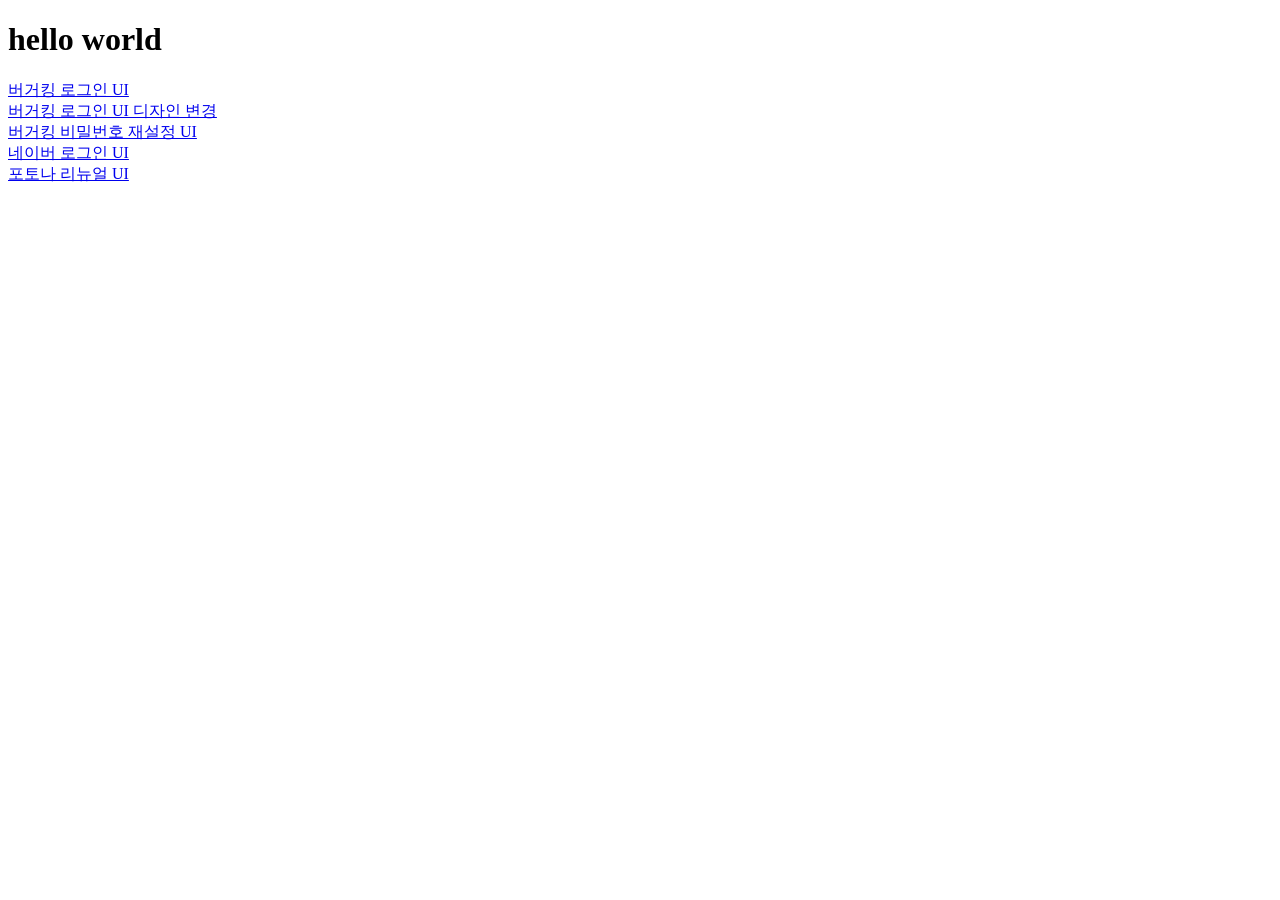
<file: index.html>
<!DOCTYPE html>
<html lang="en">
<head>
    <meta charset="UTF-8">
    <meta name="viewport" content="width=device-width, initial-scale=1.0">
    <title>곽효신</title>
</head>
<body>
    <h1>hello world</h1>
    <a href="burgerking/login.html" target="_blank">버거킹 로그인 UI</a> <br>
    <a href="burgerking/logindesign.html" target="_blank">버거킹 로그인 UI 디자인 변경</a> <br>
    <a href="burgerking/password_reset.html" target="_blank">버거킹 비밀번호 재설정 UI</a> <br>
    <a href="naver/login.html" target="_blank">네이버 로그인 UI</a> <br>
    <a href="fotona/index.html" target="_blank">포토나 리뉴얼 UI</a> <br>
</body>
</html>
</file>
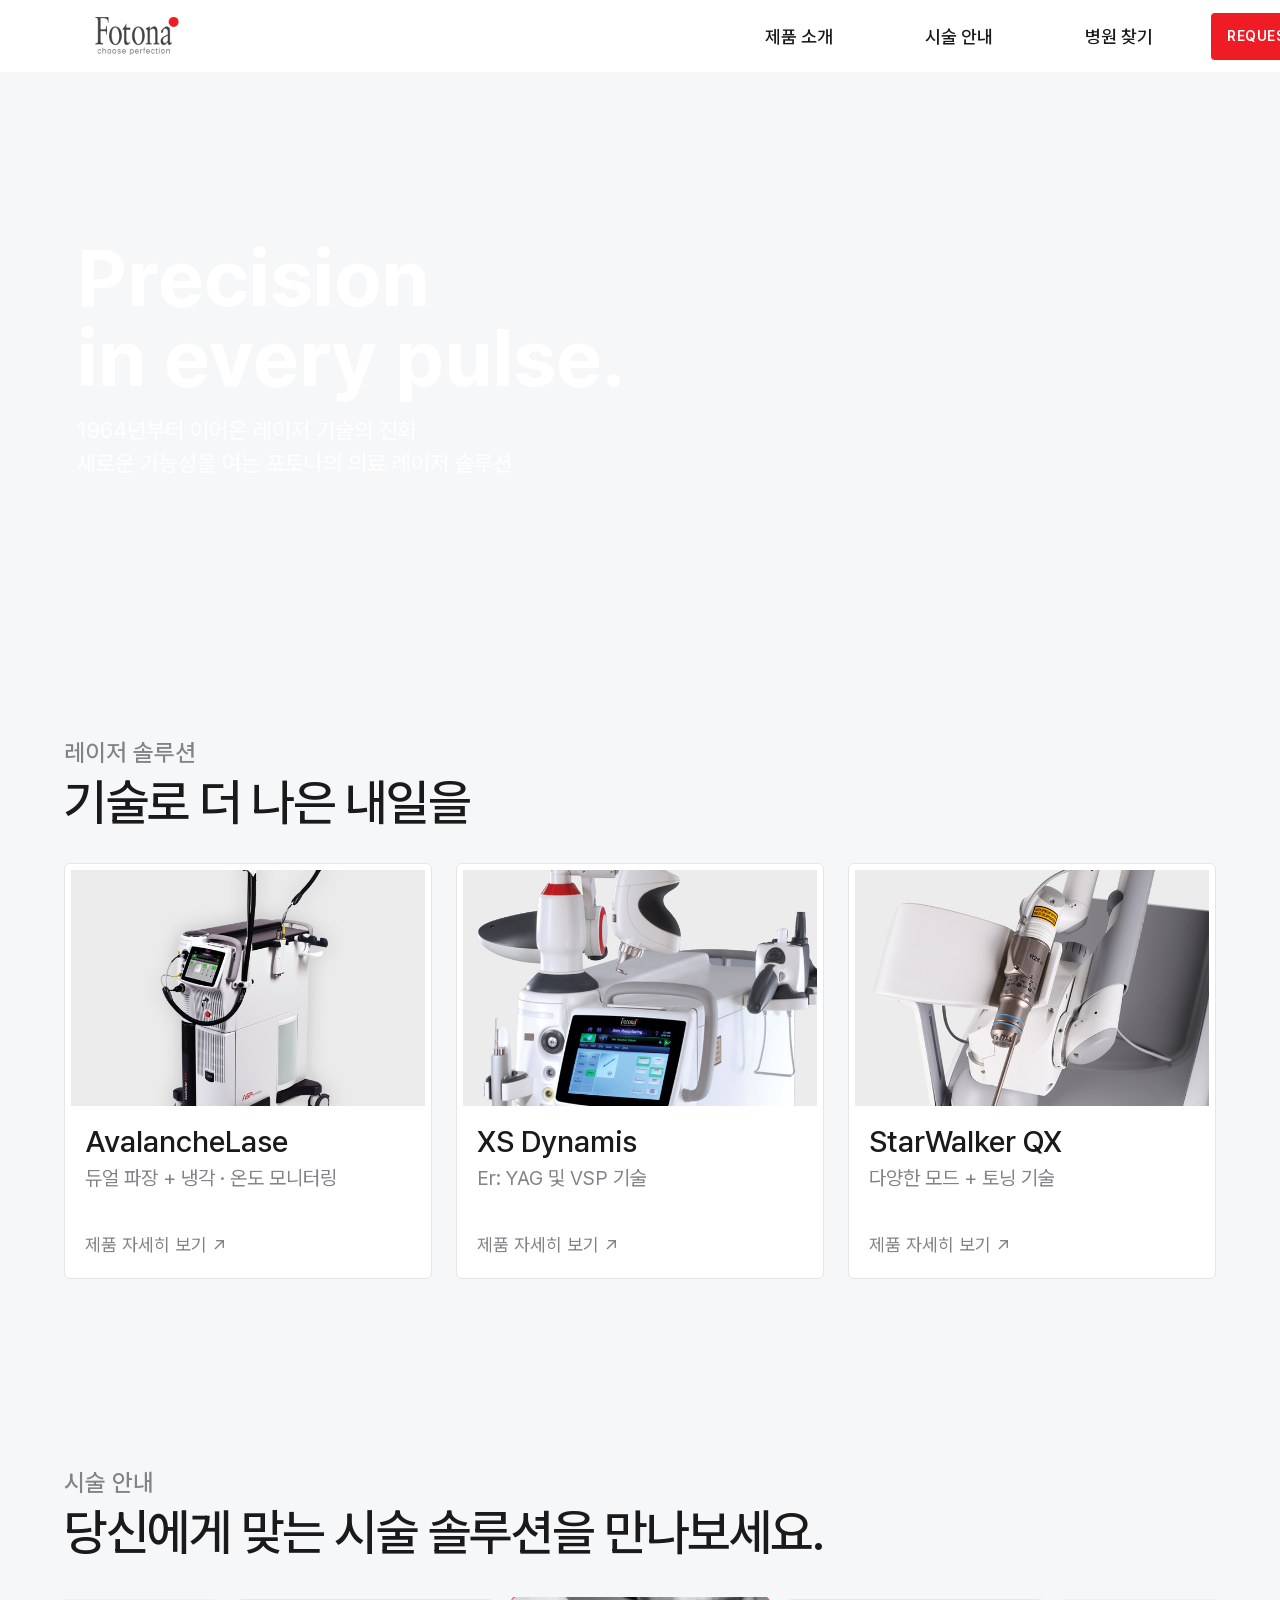
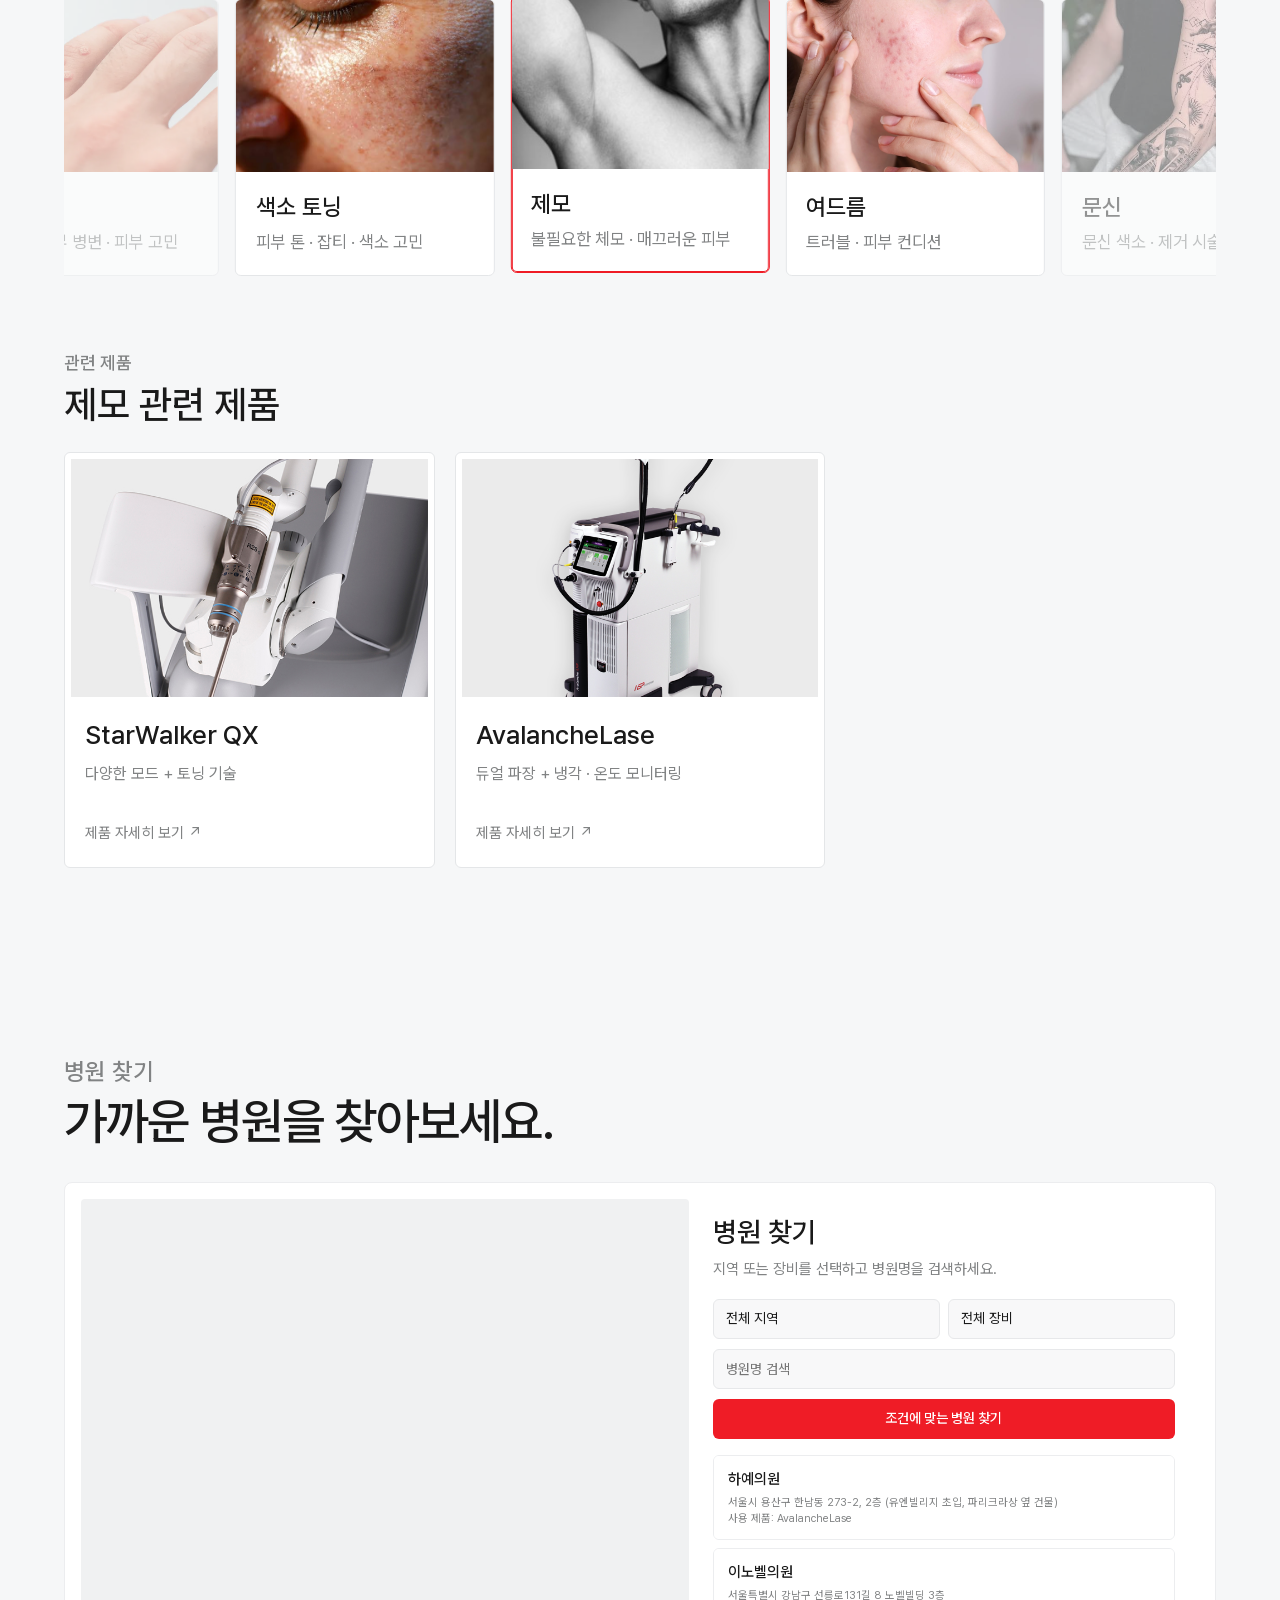
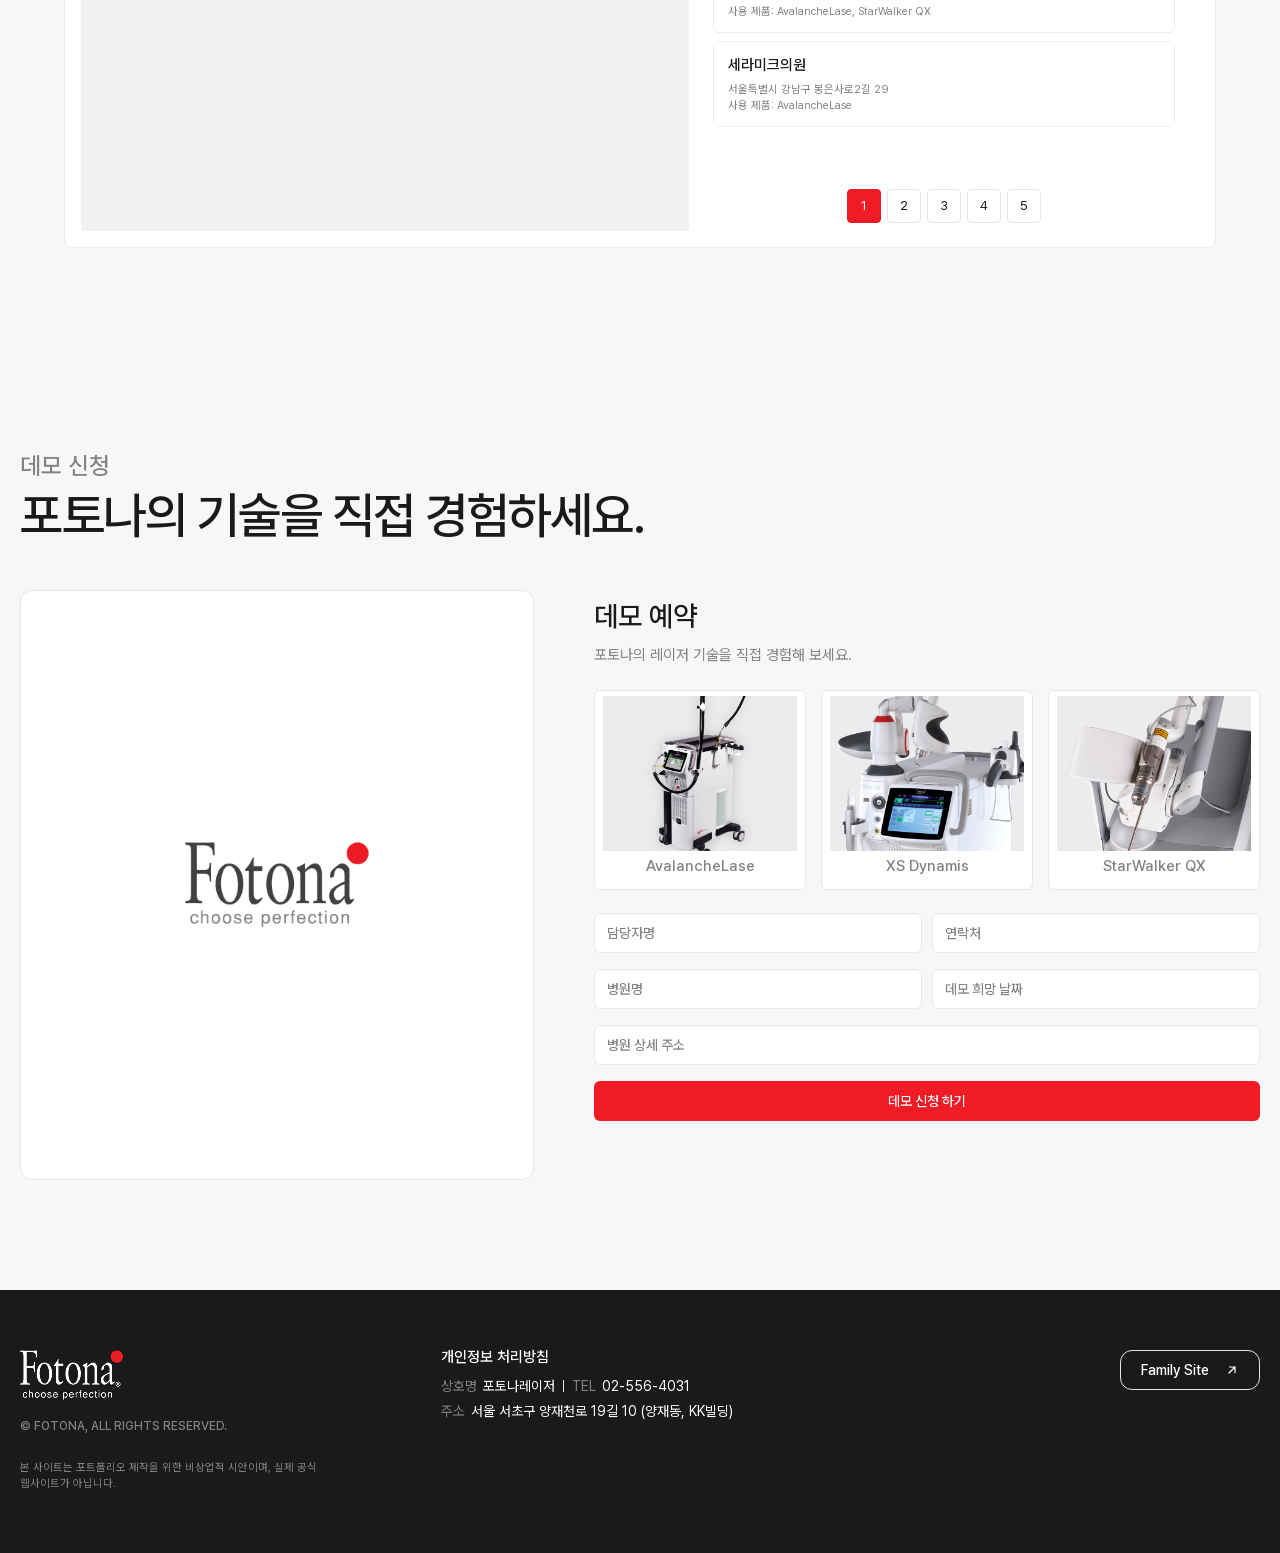
<file: fotona/index.html>
<!DOCTYPE html>
<html lang="ko">
<head>
    <meta charset="UTF-8">
    <meta name="viewport" content="width=device-width, initial-scale=1.0">
    <title>포토나 웹사이트 리뉴얼 포트폴리오</title>
    <link rel="stylesheet" href="../css/default.css">
    <link rel="stylesheet" href="../font/css/pretendardvariable.css">
    <link rel="stylesheet" href="../npm/swiper/swiper-bundle.min.css">
    <link rel="stylesheet" href="css/main.css">
    <script src="https://dapi.kakao.com/v2/maps/sdk.js?appkey=2839e1ca1ee942829c58089a81fcb056&libraries=services"></script>
    <script src="../npm/swiper/swiper-bundle.min.js"></script>
</head>
<body>
    <div id="wrap">
        <header class="site-header">
            <div class="header-inner">
                <a class="site-logo" href="index.html" aria-label="Fotona 메인">
                    <img src="img/logoBlack.png" alt="Fotona" width="300" height="200">
                </a>
                <nav class="main-nav" aria-label="주요 메뉴">
                    <ul class="nav-list">
                        <li class="nav-item has-submenu">
                            <a href="avalanchelase.html" aria-haspopup="true">제품 소개</a>
                            <ul class="submenu">
                                <li><a href="avalanchelase.html">AvalancheLase</a></li>
                                <li><a href="xs-dynamis.html">XS Dynamis</a></li>
                                <li><a href="starwalker-qx.html">StarWalker QX</a></li>
                            </ul>
                        </li>
                        <li class="nav-item has-submenu">
                            <a href="treatments.html" aria-haspopup="true">시술 안내</a>
                            <ul class="submenu">
                                <li><a href="treatments.html#toning">색소 토닝</a></li>
                                <li><a href="treatments.html#removal">제모</a></li>
                                <li><a href="treatments.html#acne">여드름</a></li>
                                <li><a href="treatments.html#tattoo">문신</a></li>
                                <li><a href="treatments.html#scar">흉터</a></li>
                                <li><a href="treatments.html#wart">사마귀</a></li>
                            </ul>
                        </li>
                        <li class="nav-item"><a href="clinic.html">병원 찾기</a></li>
                        <li class="nav-item contact-item"><a href="demo.html">REQUEST A DEMO</a></li>
                    </ul>
                </nav>
            </div>
        </header>
        <main>
            <section class="hero-sec" aria-label="Fotona 소개">
                <video class="hero-video" autoplay muted loop playsinline>
                    <source src="img/fotona-video.mp4" type="video/mp4">
                    현재 브라우저에서는 동영상을 재생할 수 없습니다.
                </video>
                <div class="hero-copy">
                    <h1 class="hero-title">Precision<br>in every pulse.</h1>
                    <p class="hero-description">
                        1964년부터 이어온 레이저 기술의 진화<br>
                        새로운 가능성을 여는 포토나의 의료 레이저 솔루션
                    </p>
                </div>
            </section>

            <section class="laser-solutions" id="products" aria-labelledby="laser-solutions-title">
                <div class="laser-solutions-inner">
                    <p class="section-eyebrow">레이저 솔루션</p>
                    <h2 class="section-title" id="laser-solutions-title">기술로 더 나은 내일을</h2>

                    <div class="product-grid">
                        <article class="product-card" id="avalanche-lase">
                            <a class="product-image-link" href="avalanchelase.html" aria-label="AvalancheLase 자세히 보기">
                                <img src="img/AvalancheLase.jpg" alt="AvalancheLase 레이저 장비">
                            </a>
                            <div class="product-card-content">
                                <h3 class="product-name">AvalancheLase</h3>
                                <p class="product-description">듀얼 파장 + 냉각 · 온도 모니터링</p>
                                <a class="product-detail-link" href="avalanchelase.html">제품 자세히 보기 <span aria-hidden="true">↗</span></a>
                            </div>
                        </article>

                        <article class="product-card" id="xs-dynamis">
                            <a class="product-image-link" href="xs-dynamis.html" aria-label="XS Dynamis 자세히 보기">
                                <img src="img/xsdynamis.jpg" alt="XS Dynamis 레이저 장비">
                            </a>
                            <div class="product-card-content">
                                <h3 class="product-name">XS Dynamis</h3>
                                <p class="product-description">Er: YAG 및 VSP 기술</p>
                                <a class="product-detail-link" href="xs-dynamis.html">제품 자세히 보기 <span aria-hidden="true">↗</span></a>
                            </div>
                        </article>

                        <article class="product-card" id="starwalker-qx">
                            <a class="product-image-link" href="starwalker-qx.html" aria-label="StarWalker QX 자세히 보기">
                                <img src="img/starwalkerQX.jpg" alt="StarWalker QX 레이저 장비">
                            </a>
                            <div class="product-card-content">
                                <h3 class="product-name">StarWalker QX</h3>
                                <p class="product-description">다양한 모드 + 토닝 기술</p>
                                <a class="product-detail-link" href="starwalker-qx.html">제품 자세히 보기 <span aria-hidden="true">↗</span></a>
                            </div>
                        </article>
                    </div>
                </div>
            </section>

            <section class="treatments-section" id="treatments" aria-labelledby="treatments-title">
                <div class="treatments-inner">
                    <div class="treatments-heading">
                        <div>
                            <p class="section-eyebrow">시술 안내</p>
                            <h2 class="section-title" id="treatments-title">당신에게 맞는 시술 솔루션을 만나보세요.</h2>
                        </div>
                    </div>

                    <div class="treatment-track swiper" id="treatment-track" aria-label="시술 종류">
                        <div class="swiper-wrapper">
                            <div class="swiper-slide">
                                <div class="treatment-card" data-treatment="toning">
                                    <img src="img/pigmented.jpg" alt="" draggable="false">
                                    <span class="treatment-card-title">색소 토닝</span>
                                    <span class="treatment-card-description">피부 톤 · 잡티 · 색소 고민</span>
                                </div>
                            </div>
                            <div class="swiper-slide">
                                <div class="treatment-card" data-treatment="hair">
                                    <img src="img/hair_removal.jpg" alt="" draggable="false">
                                    <span class="treatment-card-title">제모</span>
                                    <span class="treatment-card-description">불필요한 체모 · 매끄러운 피부</span>
                                </div>
                            </div>
                            <div class="swiper-slide">
                                <div class="treatment-card" data-treatment="acne">
                                    <img src="img/acne_scar.jpg" alt="" draggable="false">
                                    <span class="treatment-card-title">여드름</span>
                                    <span class="treatment-card-description">트러블 · 피부 컨디션</span>
                                </div>
                            </div>
                            <div class="swiper-slide">
                                <div class="treatment-card" data-treatment="tattoo">
                                    <img src="img/tatto_removal.jpg" alt="" draggable="false">
                                    <span class="treatment-card-title">문신</span>
                                    <span class="treatment-card-description">문신 색소 · 제거 시술</span>
                                </div>
                            </div>
                            <div class="swiper-slide">
                                <div class="treatment-card" data-treatment="scar">
                                    <img src="img/scar_revision.jpg" alt="" draggable="false">
                                    <span class="treatment-card-title">흉터</span>
                                    <span class="treatment-card-description">여드름 흉터 · 피부 결</span>
                                </div>
                            </div>
                            <div class="swiper-slide">
                                <div class="treatment-card" data-treatment="wart">
                                    <img src="img/warts-removal.png" alt="" draggable="false">
                                    <span class="treatment-card-title">사마귀</span>
                                    <span class="treatment-card-description">사마귀 · 피부 병변 · 피부 고민</span>
                                </div>
                            </div>
                        </div>
                    </div>

                    <div class="related-products" aria-live="polite" aria-labelledby="related-products-title">
                        <div class="related-products-heading">
                            <div>
                                <p class="section-eyebrow">관련 제품</p>
                                <h3 id="related-products-title">색소 토닝 관련 제품</h3>
                            </div>
                        </div>
                        <div class="related-product-grid" id="related-product-grid">
                            <article class="related-product-card" data-products="toning acne scar">
                                <a class="related-product-image" href="xs-dynamis.html" tabindex="0">
                                    <img src="img/xsdynamis.jpg" alt="XS Dynamis 레이저 장비" draggable="false">
                                </a>
                                <div class="related-product-content">
                                    <h4>XS Dynamis</h4>
                                    <p>Er: YAG 및 VSP 기술</p>
                                    <a href="xs-dynamis.html" class="related-product-link">제품 자세히 보기 <span aria-hidden="true">↗</span></a>
                                </div>
                            </article>
                            <article class="related-product-card" data-products="toning hair acne tattoo">
                                <a class="related-product-image" href="starwalker-qx.html" tabindex="0">
                                    <img src="img/starwalkerQX.jpg" alt="StarWalker QX 레이저 장비" draggable="false">
                                </a>
                                <div class="related-product-content">
                                    <h4>StarWalker QX</h4>
                                    <p>다양한 모드 + 토닝 기술</p>
                                    <a href="starwalker-qx.html" class="related-product-link">제품 자세히 보기 <span aria-hidden="true">↗</span></a>
                                </div>
                            </article>
                            <article class="related-product-card" data-products="toning hair acne wart">
                                <a class="related-product-image" href="avalanchelase.html" tabindex="0">
                                    <img src="img/AvalancheLase.jpg" alt="AvalancheLase 레이저 장비" draggable="false">
                                </a>
                                <div class="related-product-content">
                                    <h4>AvalancheLase</h4>
                                    <p>듀얼 파장 + 냉각 · 온도 모니터링</p>
                                    <a href="avalanchelase.html" class="related-product-link">제품 자세히 보기 <span aria-hidden="true">↗</span></a>
                                </div>
                            </article>
                        </div>
                    </div>
                </div>
            </section>



            




            <section class="clinic-finder" id="clinics" aria-labelledby="clinic-finder-title">
                <div class="clinic-finder-inner">
                    <p class="section-eyebrow">병원 찾기</p>
                    <h2 class="section-title" id="clinic-finder-title">가까운 병원을 찾아보세요.</h2>

                    <div class="clinic-finder-panel">
                        <div id="clinic-map" class="clinic-map-placeholder" role="region" aria-label="병원 위치 지도">
                        </div>

                        <div class="clinic-search">
                            <div class="clinic-search-heading">
                                <h3>병원 찾기</h3>
                                <p>지역 또는 장비를 선택하고 병원명을 검색하세요.</p>
                            </div>

                            <form class="clinic-search-form" id="clinic-search-form">
                                <div class="clinic-filter-row">
                                    <label class="visually-hidden" for="clinic-region">지역 선택</label>
                                    <select id="clinic-region" name="region">
                                        <option value="">전체 지역</option>
                                        <option value="서울">서울</option>
                                        <option value="경기">경기</option>
                                        <option value="인천">인천</option>
                                        <option value="전남">전남</option>
                                        <option value="충남">충남</option>
                                    </select>

                                    <label class="visually-hidden" for="clinic-device">장비 선택</label>
                                    <select id="clinic-device" name="device">
                                        <option value="">전체 장비</option>
                                        <option value="AvalancheLase">AvalancheLase</option>
                                        <option value="XS Dynamis">XS Dynamis</option>
                                        <option value="StarWalker QX">StarWalker QX</option>
                                    </select>
                                </div>

                                <label class="visually-hidden" for="clinic-keyword">병원명 검색</label>
                                <input id="clinic-keyword" name="keyword" type="search" placeholder="병원명 검색">
                                <button type="submit">조건에 맞는 병원 찾기</button>
                            </form>

                            <ul class="clinic-results" id="clinic-results" aria-live="polite"></ul>
                            <div class="clinic-pagination" id="clinic-pagination" aria-label="병원 목록 페이지"></div>
                        </div>
                    </div>
                </div>
            </section>


            <section class="demo-request" id="demo" aria-labelledby="demo-section-title">
                <div class="demo-request-inner">
                    <div class="demo-request-heading">
                        <p class="section-eyebrow">데모 신청</p>
                        <h2 class="section-title" id="demo-section-title">포토나의 기술을 직접 경험하세요.</h2>
                    </div>

                    <div class="demo-request-content">
                        <div class="demo-preview" id="demo-preview">
                            <img class="demo-preview-image" id="demo-preview-image" src="img/logoBlack.png" alt="Fotona 로고" width="300" height="200">
                        </div>

                        <div class="demo-form-area">
                            <div class="demo-heading">
                                <h3>데모 예약</h3>
                                <p>포토나의 레이저 기술을 직접 경험해 보세요.</p>
                            </div>

                            <div class="demo-product-options" role="group" aria-label="데모 제품 선택">
                                <button class="demo-product-card" type="button" data-demo-image="img/AvalancheLase.jpg" aria-pressed="false">
                                    <img src="img/AvalancheLase.jpg" alt="">
                                    <span>AvalancheLase</span>
                                </button>
                                <button class="demo-product-card" type="button" data-demo-image="img/xsdynamis.jpg" aria-pressed="false">
                                    <img src="img/xsdynamis.jpg" alt="">
                                    <span>XS Dynamis</span>
                                </button>
                                <button class="demo-product-card" type="button" data-demo-image="img/starwalkerQX.jpg" aria-pressed="false">
                                    <img src="img/starwalkerQX.jpg" alt="">
                                    <span>StarWalker QX</span>
                                </button>
                            </div>

                            <form class="demo-request-form" id="demo-request-form">
                                <div class="demo-input-row">
                                    <label class="visually-hidden" for="demo-manager">담당자명</label>
                                    <input id="demo-manager" name="manager" type="text" placeholder="담당자명" required>
                                    <label class="visually-hidden" for="demo-phone">연락처</label>
                                    <input id="demo-phone" name="phone" type="tel" placeholder="연락처" required>
                                </div>
                                <div class="demo-input-row">
                                    <label class="visually-hidden" for="demo-clinic">병원명</label>
                                    <input id="demo-clinic" name="clinic" type="text" placeholder="병원명" required>
                                    <label class="visually-hidden" for="demo-date">데모 희망 날짜</label>
                                    <input id="demo-date" name="date" type="text" placeholder="데모 희망 날짜" onfocus="this.type='date'" onblur="if(!this.value)this.type='text'" required>
                                </div>
                                <label class="visually-hidden" for="demo-address">병원 상세 주소</label>
                                <input id="demo-address" name="address" type="text" placeholder="병원 상세 주소" required>
                                <button type="submit" class="demo-submit">데모 신청 하기</button>
                                <p class="demo-form-message" id="demo-form-message" role="status"></p>
                            </form>
                        </div>
                    </div>
                </div>
            </section>
        </main>
        <footer class="site-footer">
            <div class="footer-inner">
                <div class="footer-brand">
                    <a class="footer-logo" href="index.html" aria-label="Fotona 맨 위로">
                        <img src="img/logoWhite.png" alt="Fotona">
                    </a>
                    <p class="footer-copyright">© FOTONA, ALL RIGHTS RESERVED.</p>
                    <p class="footer-portfolio-notice">본 사이트는 포트폴리오 제작을 위한 비상업적 시안이며, 실제 공식 웹사이트가 아닙니다.</p>
                </div>

                <div class="footer-information">
                    <a class="footer-privacy" href="privacy.html" aria-label="개인정보 처리방침">개인정보 처리방침</a>
                    <div class="footer-company-details">
                        <p><span>상호명</span> 포토나레이저 <span class="footer-divider" aria-hidden="true"></span> <span>TEL</span> 02-556-4031</p>
                        <p><span>주소</span> 서울 서초구 양재천로 19길 10 (양재동, KK빌딩)</p>
                    </div>
                </div>

                <div class="footer-family">
                    <a class="footer-family-link" href="#" aria-label="Family Site 새 창으로 열기">
                        <span>Family Site</span>
                        <svg aria-hidden="true" viewBox="0 0 14 14" width="14" height="14" fill="none">
                            <path d="M4 10 10 4M4.5 4H10V9.5" stroke="currentColor" stroke-width="1.2" stroke-linecap="round" stroke-linejoin="round"/>
                        </svg>
                    </a>
                </div>
            </div>
        </footer>
    </div>


    <script>
        (() => {
            const form = document.querySelector("#clinic-search-form");
            const regionSelect = document.querySelector("#clinic-region");
            const deviceSelect = document.querySelector("#clinic-device");
            const keywordInput = document.querySelector("#clinic-keyword");
            const resultsList = document.querySelector("#clinic-results");
            const pagination = document.querySelector("#clinic-pagination");
            const mapContainer = document.querySelector("#clinic-map");
            const clinics = [
                { name: "하예의원", address: "서울시 용산구 한남동 273-2, 2층 (유엔빌리지 초입, 파리크라상 옆 건물)", region: "서울", devices: ["AvalancheLase"], products: "AvalancheLase" },
                { name: "이노벨의원", address: "서울특별시 강남구 선릉로131길 8 노벨빌딩 3층", region: "서울", devices: ["AvalancheLase", "StarWalker QX"], products: "AvalancheLase, StarWalker QX" },
                { name: "세라미크의원", address: "서울특별시 강남구 봉은사로2길 29", region: "서울", devices: ["AvalancheLase"], products: "AvalancheLase" },
                { name: "리나인의원", address: "서울특별시 중구 소공로 116 서울센터빌딩 2층", region: "서울", devices: ["AvalancheLase"], products: "AvalancheLase" },
                { name: "바라봄피부과", address: "경기도 성남시 수정구 위례동로 153", region: "경기", devices: ["XS Dynamis"], products: "XS Dynamis" },
                { name: "오라클피부과", address: "전남 무안군 삼향읍 남악3로 50", region: "전남", devices: ["XS Dynamis"], products: "XS Dynamis" },
                { name: "타임리스피부과", address: "서울특별시 서대문구 신촌로33길 16 2층", region: "서울", devices: ["XS Dynamis"], products: "XS Dynamis" },
                { name: "미엘피부과미사점", address: "경기도 하남시 미사강변대로 228 메디프라자 5층", region: "경기", devices: ["XS Dynamis"], products: "XS Dynamis" },
                { name: "데이뷰의원", address: "인천 남동구 인하로489번길 4 6층", region: "인천", devices: ["StarWalker QX"], products: "StarWalker QX" },
                { name: "THE 아름다운의원", address: "서울특별시 서초구 강남대로 545-12 2층", region: "서울", devices: ["StarWalker QX"], products: "StarWalker QX" },
                { name: "유앤아이의원", address: "서울 양천구 목동서로 161 2층 (PARK161)", region: "서울", devices: ["XS Dynamis", "StarWalker QX"], products: "XS Dynamis, StarWalker QX" },
                { name: "힐하우스피부과수원점", address: "경기도 수원시 팔달구 매산로 24 3층", region: "경기", devices: ["StarWalker QX"], products: "StarWalker QX" },
                { name: "뷰티온의원", address: "충청남도 서산시 안견로 300 코오롱레이크뷰 3층", region: "충남", devices: ["StarWalker QX"], products: "StarWalker QX" }
            ];

            const pageSize = 3;
            let currentPage = 1;
            let filteredClinics = [...clinics];
            let map = null;
            let geocoder = null;
            const markers = new Map();
            const infoWindow = window.kakao?.maps ? new kakao.maps.InfoWindow({ zIndex: 3 }) : null;

            function escapeHtml(value) {
                return String(value).replace(/[&<>"']/g, (char) => ({
                    "&": "&amp;", "<": "&lt;", ">": "&gt;", '"': "&quot;", "'": "&#39;"
                })[char]);
            }

            function renderPage() {
                const pageCount = Math.max(1, Math.ceil(filteredClinics.length / pageSize));
                currentPage = Math.min(currentPage, pageCount);
                const start = (currentPage - 1) * pageSize;
                const pageClinics = filteredClinics.slice(start, start + pageSize);

                resultsList.innerHTML = "";
                if (!pageClinics.length) {
                    resultsList.innerHTML = '<li class="clinic-no-results">조건에 맞는 병원이 없습니다. 검색 조건을 변경해 주세요.</li>';
                } else {
                    pageClinics.forEach((clinic) => {
                        const item = document.createElement("li");
                        item.className = "clinic-result";
                        item.innerHTML = `
                            <button class="clinic-result-button" type="button" data-clinic-id="${clinic.id}">
                                <h4>${escapeHtml(clinic.name)}</h4>
                                <p>${escapeHtml(clinic.address)}</p>
                                <span>사용 제품: ${escapeHtml(clinic.products)}</span>
                            </button>`;
                        resultsList.appendChild(item);
                    });
                }

                pagination.innerHTML = "";
                if (pageCount > 1) {
                    for (let page = 1; page <= pageCount; page += 1) {
                        const button = document.createElement("button");
                        button.type = "button";
                        button.className = "clinic-page-button";
                        button.textContent = page;
                        button.setAttribute("aria-label", page + "페이지");
                        button.setAttribute("aria-current", String(page === currentPage));
                        button.classList.toggle("is-current", page === currentPage);
                        button.addEventListener("click", () => {
                            currentPage = page;
                            renderPage();
                        });
                        pagination.appendChild(button);
                    }
                }
            }

            function showClinicOnMap(clinic) {
                if (!map || !clinic.position) return;
                map.panTo(clinic.position);
                map.setLevel(4);
                const marker = markers.get(clinic.id);
                if (marker && infoWindow) {
                    infoWindow.setContent('<div class="clinic-map-info"><strong>' + escapeHtml(clinic.name) + '</strong><br>' + escapeHtml(clinic.products) + '</div>');
                    infoWindow.open(map, marker);
                }
            }

            function applyFilters(event) {
                if (event) event.preventDefault();
                const region = regionSelect.value;
                const device = deviceSelect.value;
                const keyword = keywordInput.value.trim().toLocaleLowerCase("ko-KR");
                filteredClinics = clinics.filter((clinic) => {
                    const matchesRegion = !region || clinic.region === region;
                    const matchesDevice = !device || clinic.devices.includes(device);
                    const matchesKeyword = !keyword || clinic.name.toLocaleLowerCase("ko-KR").includes(keyword);
                    return matchesRegion && matchesDevice && matchesKeyword;
                });
                currentPage = 1;
                renderPage();
            }

            clinics.forEach((clinic, index) => { clinic.id = "clinic-" + index; });
            if (form) form.addEventListener("submit", applyFilters);
            resultsList.addEventListener("click", (event) => {
                const button = event.target.closest("[data-clinic-id]");
                if (!button) return;
                document.querySelectorAll(".clinic-result-button").forEach((item) => {
                    item.classList.toggle("is-selected", item === button);
                });
                const clinic = clinics.find((item) => item.id === button.dataset.clinicId);
                if (clinic) showClinicOnMap(clinic);
            });

            if (mapContainer && window.kakao?.maps?.services) {
                map = new kakao.maps.Map(mapContainer, {
                    center: new kakao.maps.LatLng(36.5, 127.8),
                    level: 13
                });
                map.setDraggable(true);
                map.setZoomable(true);
                geocoder = new kakao.maps.services.Geocoder();

                const bounds = new kakao.maps.LatLngBounds();
                let completedLookups = 0;
                clinics.forEach((clinic) => {
                    geocoder.addressSearch(clinic.address, (result, status) => {
                        if (status !== kakao.maps.services.Status.OK || !result[0]) {
                            console.warn("주소를 찾지 못했습니다:", clinic.name, clinic.address);
                        } else {
                            clinic.position = new kakao.maps.LatLng(Number(result[0].y), Number(result[0].x));
                            const markerSvg = `<svg xmlns="http://www.w3.org/2000/svg" width="36" height="46" viewBox="0 0 36 46"><path d="M18 1C8.6 1 1 8.6 1 18c0 12.1 17 27 17 27s17-14.9 17-27C35 8.6 27.4 1 18 1Z" fill="#EF1C26" stroke="#FFFFFF" stroke-width="2"/><circle cx="18" cy="17" r="6" fill="#FFFFFF"/></svg>`;
                            const markerImage = new kakao.maps.MarkerImage(
                                "data:image/svg+xml;charset=utf-8," + encodeURIComponent(markerSvg),
                                new kakao.maps.Size(36, 46),
                                { offset: new kakao.maps.Point(18, 46) }
                            );
                            const marker = new kakao.maps.Marker({
                                map,
                                position: clinic.position,
                                title: clinic.name,
                                image: markerImage
                            });
                            markers.set(clinic.id, marker);
                            bounds.extend(clinic.position);
                            kakao.maps.event.addListener(marker, "click", () => showClinicOnMap(clinic));
                        }
                        completedLookups += 1;
                        if (completedLookups === clinics.length && markers.size > 0) {
                            map.setBounds(bounds);
                        }
                    });
                });
            }

            renderPage();
        })();
    </script>

    <script>
        (() => {
            const track = document.querySelector("#treatment-track");
            const productsTitle = document.querySelector("#related-products-title");
            const productCards = [...document.querySelectorAll(".related-product-card")];
            if (!track || !productsTitle) return;

            const treatmentNames = {
                toning: "색소 토닝", hair: "제모", acne: "여드름",
                tattoo: "문신", scar: "흉터", wart: "사마귀"
            };
            const originalSlides = [...track.querySelectorAll(".swiper-slide")];

            // 무한 반복 구간을 넉넉하게 만들기 위해 원본 슬라이드를 한 세트 더 이어 붙입니다.
            originalSlides.forEach((slide) => {
                track.querySelector(".swiper-wrapper").appendChild(slide.cloneNode(true));
            });

            function setActiveCard(card) {
                if (!card) return;
                const treatment = card.dataset.treatment;
                if (!treatment) return;
                track.querySelectorAll(".treatment-card").forEach((item) => {
                    item.classList.toggle("is-selected", item === card);
                });
                productsTitle.textContent = treatmentNames[treatment] + " 관련 제품";
                productCards.forEach((product) => {
                    product.hidden = !product.dataset.products.split(" ").includes(treatment);
                });
            }

            function updateSlideFocus(swiper) {
                swiper.slides.forEach((slide, index) => {
                    const distance = Math.abs(index - swiper.activeIndex);
                    const loopDistance = Math.min(distance, swiper.slides.length - distance);
                    slide.classList.toggle("is-near-active", loopDistance <= 1);
                });
            }

            const treatmentSwiper = new Swiper("#treatment-track", {
                slidesPerView: 1.6,
                spaceBetween: 10,
                centeredSlides: true,
                initialSlide: 1,
                loop: true,
                breakpoints: {
                    600: { slidesPerView: 2.5, spaceBetween: 12 },
                    760: { slidesPerView: 4.1, spaceBetween: 14 },
                    1024: { slidesPerView: 4.1, spaceBetween: 16 }
                },
                on: {
                    init: function () {
                        updateSlideFocus(this);
                        setActiveCard(this.slides[this.activeIndex]?.querySelector(".treatment-card"));
                    },
                    slideChange: function () {
                        updateSlideFocus(this);
                        setActiveCard(this.slides[this.activeIndex]?.querySelector(".treatment-card"));
                    }
                }
            });        })();
    </script>








    <script>
        (() => {
            const preview = document.querySelector("#demo-preview");
            const previewImage = document.querySelector("#demo-preview-image");
            const productCards = [...document.querySelectorAll(".demo-product-card")];
            const demoForm = document.querySelector("#demo-request-form");
            const message = document.querySelector("#demo-form-message");

            if (!preview || !previewImage || !demoForm) return;

            productCards.forEach((card) => {
                card.addEventListener("click", () => {
                    const wasSelected = card.classList.contains("is-selected");

                    productCards.forEach((item) => {
                        item.classList.remove("is-selected");
                        item.setAttribute("aria-pressed", "false");
                    });

                    if (wasSelected) {
                        previewImage.src = "img/logoBlack.png";
                        previewImage.alt = "Fotona 로고";
                        preview.classList.remove("has-product");
                        return;
                    }

                    previewImage.src = card.dataset.demoImage;
                    previewImage.alt = card.querySelector("span").textContent + " 장비 사진";
                    preview.classList.add("has-product");
                    card.classList.add("is-selected");
                    card.setAttribute("aria-pressed", "true");
                });
            });

            demoForm.addEventListener("submit", (event) => {
                event.preventDefault();
                message.textContent = "입력이 완료되었습니다. 현재 시안에서는 신청 내용이 실제로 전송되지 않습니다.";
            });
        })();
    </script>



<script src="js/privacy-modal.js"></script>
</body>
</html>
</file>
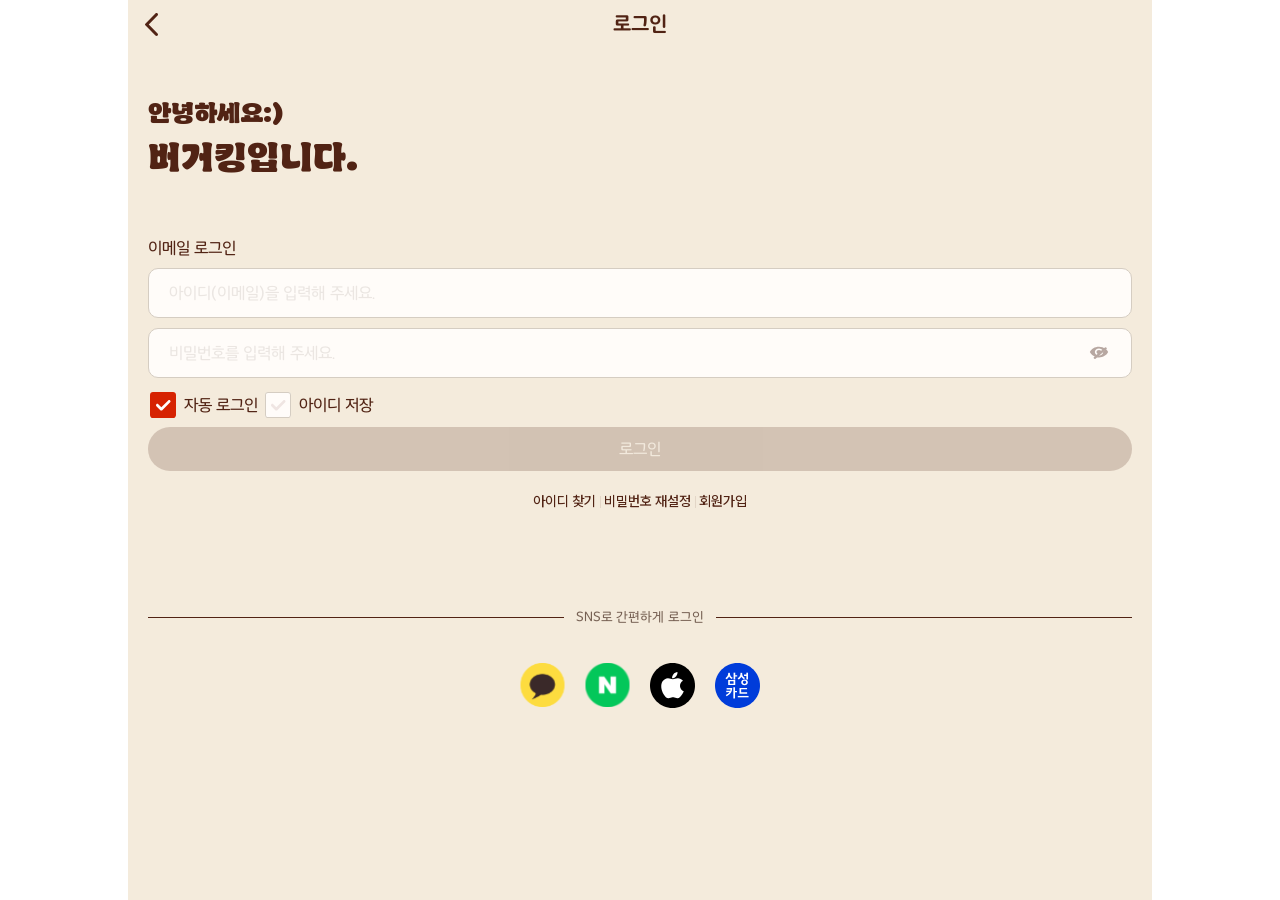
<file: burgerking/login.html>
<!DOCTYPE html>
<html lang="en">
<head>
    <meta charset="UTF-8">
    <meta name="viewport" content="width=device-width, initial-scale=1.0">
    <title>버거킹 로그인 화면</title>
    <link rel="stylesheet" href="../font/css/BKBulMatPro.css">
    <link rel="stylesheet" href="../font/css/SDGothicNeoRound.css">
    <link rel="stylesheet" href="../font/css/pretendardvariable.css">
    <link rel="stylesheet" href="../css/default.css">
    <style>
        :root {
            --font: "Sandoll GothicNeoRound", sans-serif;
            --font-pre: "Pretendard Variable", sans-serif;
            --font-BKR: "BKR", sans-serif;
            --primary: #512314;
            --focus: #d62302;
            --baseborder: #D5CDC2;
            --inputBg: #FFFCF9;
            --button: #E9DDCD;
            --errorColor: #c54734;
            --placeholder: #ebe6e2;
            --text: #766053;
            --bg: #F4EBDC;
        }
        html {
            font-size: 62.5%;
        }
        body {
            font-family: var(--font);
            font-size: 1.6rem;
            color: var(--primary);
        }
        h1 {
            font-size: 2.0rem;
        }
        main {
            padding: 48px 20px 90px;
        }
        .title {
            display: flex;
            flex-direction: column;
            /* margin-top: 48px; */
            margin-bottom: 50px;
            font-family: var(--font-BKR);
        }
        .title > span:first-child {
            font-size: 2.5rem;
        }
        .title > span:last-child {
            font-size: 3.5rem;
        }
        .email {
            font-size: 1.5rem;
        }
        input[type="email"], input[type="password"]{
            /* input요소는 기본적으로 inline-block 속성을 가짐 */
            width: 100%;
            height: 50px;
            padding: 0 20px;
            border-radius: 10px;
        }
        input[type="email"] {
            margin-top: 8px;
        }
        input[type="password"] {
            margin-top: 10px;
        }
        .input_box.rela{
            position: relative;
        }
        .pw_btn {
            position: absolute;
            right: 20px;
            bottom: 12px;
            width: 26px;
            height: 26px;
            background: url(img/eye_icon.svg) no-repeat center / 20px;
        }
        .login_option label {
            /* label요소가 span요소를 정확히 감싸기위해 적용 */
            display: inline-block;
        }
        .login_option span {
            /* 각각의 span을 좌우 정렬하기 위해 inline-flex 사용 */
            display: inline-flex;
            align-items: center;
            column-gap: 6px;
        }
        .login_option{
            margin-top: 12px;
        }
        .login_option .check + span::before{
            content: "";
            display: inline-block;
            width: 30px;
            height: 30px;
            background: url(img/checkBox_disabled.svg) no-repeat center / contain;
            
        }
        .login_option .check:checked + span::before {
            content: "";
            background-image: url(img/checkBox_active.svg);
        }
        /* button 요소는 기본적으로 상속 불가능. 상속에 관련된 값을 따로 넣어야함 */
        .login_btn {
            font-family: inherit;
            font-size: inherit;
            color: var(--placeholder);
            background-color: var(--primary);
            border: none;
            opacity: 0.2;
            width: 100%;
            height: 44px;
            border-radius: 25px;
        }
        a {
            text-decoration: none;
            color: inherit;
        }
        .login_link {
            margin-top: 20px;
            font-family: var(--font-pre);
            font-weight: 500;
            font-size: 1.4rem;
            text-align: center;
        }
        .login_link a {
            display: inline-flex;
            align-items: center;
            column-gap: 4px;
        }
        .login_link a::after {
            content: "";
            display: inline-block;
            width: 1px;
            height: 12px;
            background-color: var(--primary);
            opacity: 0.1;
        }
        .login_link a:last-child::after {
            content: "";
            display: none;
        }
        .sns_login {
            margin-top: 96px;
        }   
        .sns_login > p {
            font-size: 1.3rem;
            color: var(--text);
            margin-bottom: 35px;
            display: flex;
            align-items: center;
            justify-content: center;
            column-gap: 12px;
            white-space: nowrap;
        }
        .sns_login > p::before, .sns_login > p::after {
            content: "";
            display: inline-block;
            width: 100%;
            height: 1px;
            background-color: var(--primary);
        }
        #wrap {
            width: 100%;
            max-width: 1024px;
            min-width: 360px;
            min-height: 100dvh;
            /* margin-left: auto;
            margin-right: auto; */
            margin: 0 auto;
            background-color: var(--bg);
        }
        header {
            position: relative;
            display: flex;
            justify-content: center;
            align-items: center;
            height: 48px;
            /* 자식요소에 absolute가 적용되어 위치값이 들어가는 순간 flex속성으로 적용 불가 */
        }
        .prev_btn {
            position: absolute;
            left: 0;
            width: 48px;
            height: 48px;
            /* background-color: red;
            background-image: url(img/back_icon.svg);
            background-repeat: no-repeat;
            background-position: center;
            background-attachment: scroll;
            background-size: auto; */
            background: url(img/back_icon.svg) no-repeat scroll center / auto;
        }
        input {
            border: 1px solid var(--baseborder);
            background-color: var(--inputBg);
        }
        input::placeholder {
            color: var(--placeholder);
        }
        .sns_list {
            display: flex;
            justify-content: center;
            column-gap: 20px;
        }
        .sns_list > a {
            display: block;
            width: 45px;
            height: 45px;
            background-repeat: no-repeat;    
            background-position: center;
            background-size: 45px;
        }
        .sns_list > a:first-child {
            background-image: url(img/KakaoLoginIcon.svg);
        }
        .sns_list > a:nth-child(2) {
            background-image: url(img/NaverLoginIcon.svg);
        }
        .sns_list > a:nth-child(3) {
            background-image: url(img/AppleLoginIcon.svg);
        }
        .sns_list > a:last-child {
            background-image: url(img/SamsungLoginIcon.svg);
        }
        /* header {
            background-color: darkgreen;
            text-align: center;
        } */
    </style>
    
</head>
<body>
    <div id="wrap">
        <header>
            <h1>로그인</h1>
            <button class="prev_btn"><span class="sr-only">이전버튼</span></button>
        </header>
        <main>
            <h2 class="title">
                <span>안녕하세요:)</span>
                <span>버거킹입니다.</span>
            </h2>
            <form action="">
                <!-- 이메일 로그인 -->
                <fieldset>
                    <legend class="sr-only">로그인화면</legend>
                    <!-- 아이디 -->
                    <label for="email">이메일 로그인</label>
                    <div class="input_box">
                        <input type="email" id="email" name="email" placeholder="아이디(이메일)을 입력해 주세요.">
                    </div>
                    <!-- 비밀번호 -->
                    <div class="input_box rela">
                        <input type="password" name="password" placeholder="비밀번호를 입력해 주세요.">
                        <button type="button" class="pw_btn"><span class="sr-only">비밀번호 보기</span></button>
                    </div>
                    <div class="login_option">
                        <label>
                            <input class="check sr-only" type="checkbox" checked>
                            <span>자동 로그인</span>
                        </label>
                        <label>
                            <input class="check sr-only" type="checkbox">
                            <span>아이디 저장</span>
                        </label>
                    </div>
                    <button type="submit" class="login_btn">로그인</button>
                </fieldset>
            </form>
            <div class="login_link">
                <a href="#">아이디 찾기</a>
                <a href="#">비밀번호 재설정</a>
                <a href="#">회원가입</a>
            </div>
            <div class="sns_login">
                <p>SNS로 간편하게 로그인</p>
                <div class="sns_list">
                    <a href="#"><span class="sr-only">카카오로그인</span></a>
                    <a href="#"><span class="sr-only">네이버로그인</span></a>
                    <a href="#"><span class="sr-only">애플로그인</span></a>
                    <a href="#"><span class="sr-only">삼성카드로그인</span></a>
                </div>
            </div>
        </main>
    </div>
</body>
</html>
</file>
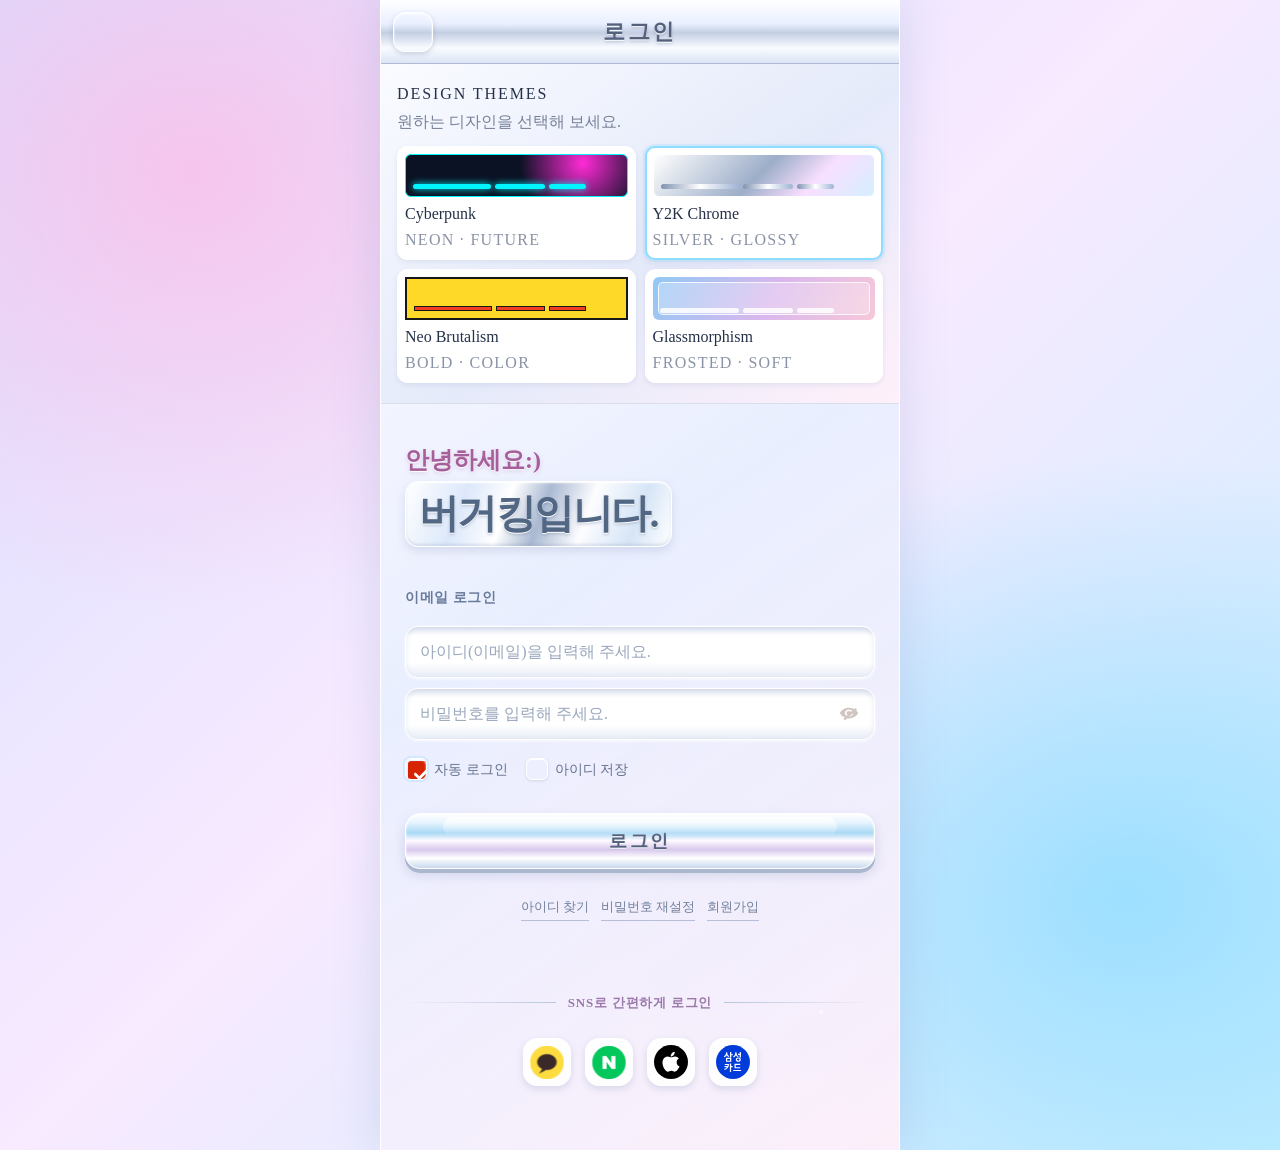
<file: burgerking/logindesign.html>
<!DOCTYPE html>
<html lang="en">
<head>
    <meta charset="UTF-8">
    <meta name="viewport" content="width=device-width, initial-scale=1.0">
    <title>버거킹 로그인 화면</title>
    <link rel="stylesheet" href="../font/css/BKBulMatPro.css">
    <link rel="stylesheet" href="../font/css/SDGothicNeoRound.css">
    <link rel="stylesheet" href="../font/css/pretendardvariable.css">
    <link rel="stylesheet" href="../css/default.css">
    <link rel="stylesheet" id="theme-style" href="css/login-y2k-chrome.css">
    <link rel="stylesheet" href="css/login-theme-gallery.css">

    
</head>
<body>
    <div id="wrap" class="y2k-chrome">
        <header>
            <h1>로그인</h1>
            <button class="prev_btn"><span class="sr-only">이전버튼</span></button>

        </header>
        <section class="theme-gallery" aria-labelledby="theme-gallery-title">
            <div class="theme-gallery-heading">
                <h2 id="theme-gallery-title">DESIGN THEMES</h2>
                <p>원하는 디자인을 선택해 보세요.</p>
            </div>
            <div class="theme-gallery-list">
                <button type="button" class="theme-card" data-theme="cyber-login" aria-pressed="false">
                    <span class="theme-preview preview-cyber"><i></i><i></i><i></i></span>
                    <span class="theme-card-name">Cyberpunk</span>
                    <span class="theme-card-desc">NEON · FUTURE</span>
                </button>
                <button type="button" class="theme-card is-active" data-theme="y2k-chrome" aria-pressed="true">
                    <span class="theme-preview preview-chrome"><i></i><i></i><i></i></span>
                    <span class="theme-card-name">Y2K Chrome</span>
                    <span class="theme-card-desc">SILVER · GLOSSY</span>
                </button>
                <button type="button" class="theme-card" data-theme="neo-login" aria-pressed="false">
                    <span class="theme-preview preview-neo"><i></i><i></i><i></i></span>
                    <span class="theme-card-name">Neo Brutalism</span>
                    <span class="theme-card-desc">BOLD · COLOR</span>
                </button>
                <button type="button" class="theme-card" data-theme="glass-login" aria-pressed="false">
                    <span class="theme-preview preview-glass"><i></i><i></i><i></i></span>
                    <span class="theme-card-name">Glassmorphism</span>
                    <span class="theme-card-desc">FROSTED · SOFT</span>
                </button>
            </div>
        </section>
        <main>
            <h2 class="title">
                <span>안녕하세요:)</span>
                <span>버거킹입니다.</span>
            </h2>
            <form action="">
                <!-- 이메일 로그인 -->
                <fieldset>
                    <legend class="sr-only">로그인화면</legend>
                    <!-- 아이디 -->
                    <label for="email">이메일 로그인</label>
                    <div class="input_box">
                        <input type="email" id="email" name="email" placeholder="아이디(이메일)을 입력해 주세요.">
                    </div>
                    <!-- 비밀번호 -->
                    <div class="input_box rela">
                        <input type="password" name="password" placeholder="비밀번호를 입력해 주세요.">
                        <button type="button" class="pw_btn"><span class="sr-only">비밀번호 보기</span></button>
                    </div>
                    <div class="login_option">
                        <label>
                            <input class="check sr-only" type="checkbox" checked>
                            <span>자동 로그인</span>
                        </label>
                        <label>
                            <input class="check sr-only" type="checkbox">
                            <span>아이디 저장</span>
                        </label>
                    </div>
                    <button type="submit" class="login_btn">로그인</button>
                </fieldset>
            </form>
            <div class="login_link">
                <a href="#">아이디 찾기</a>
                <a href="#">비밀번호 재설정</a>
                <a href="#">회원가입</a>
            </div>
            <div class="sns_login">
                <p>SNS로 간편하게 로그인</p>
                <div class="sns_list">
                    <a href="#"><span class="sr-only">카카오로그인</span></a>
                    <a href="#"><span class="sr-only">네이버로그인</span></a>
                    <a href="#"><span class="sr-only">애플로그인</span></a>
                    <a href="#"><span class="sr-only">삼성카드로그인</span></a>
                </div>
            </div>
        </main>
    </div>
    <script>
        // 테마 이름에 따라 적용할 CSS 파일을 연결합니다.
        const themeStyle = document.querySelector("#theme-style");
        const loginWrap = document.querySelector("#wrap");
        const themeCards = document.querySelectorAll(".theme-card");

        const themes = {
            "cyber-login": "login-cyberpunk.css",
            "y2k-chrome": "login-y2k-chrome.css",
            "neo-login": "login-neo.css",
            "glass-login": "login-glassmorphism.css"
        };

        function changeTheme(themeName) {
            if (!themes[themeName]) return;

            loginWrap.classList.remove(...Object.keys(themes));
            loginWrap.classList.add(themeName);
            themeStyle.href = "css/" + themes[themeName];

            themeCards.forEach(function (card) {
                const isSelected = card.dataset.theme === themeName;
                card.classList.toggle("is-active", isSelected);
                card.setAttribute("aria-pressed", isSelected);
            });

            localStorage.setItem("burgerking-login-theme", themeName);
        }

        const savedTheme = localStorage.getItem("burgerking-login-theme");
        changeTheme(savedTheme && themes[savedTheme] ? savedTheme : "y2k-chrome");

        themeCards.forEach(function (card) {
            card.addEventListener("click", function () {
                changeTheme(this.dataset.theme);
            });
        });
    </script>
</body>
</html>
</file>
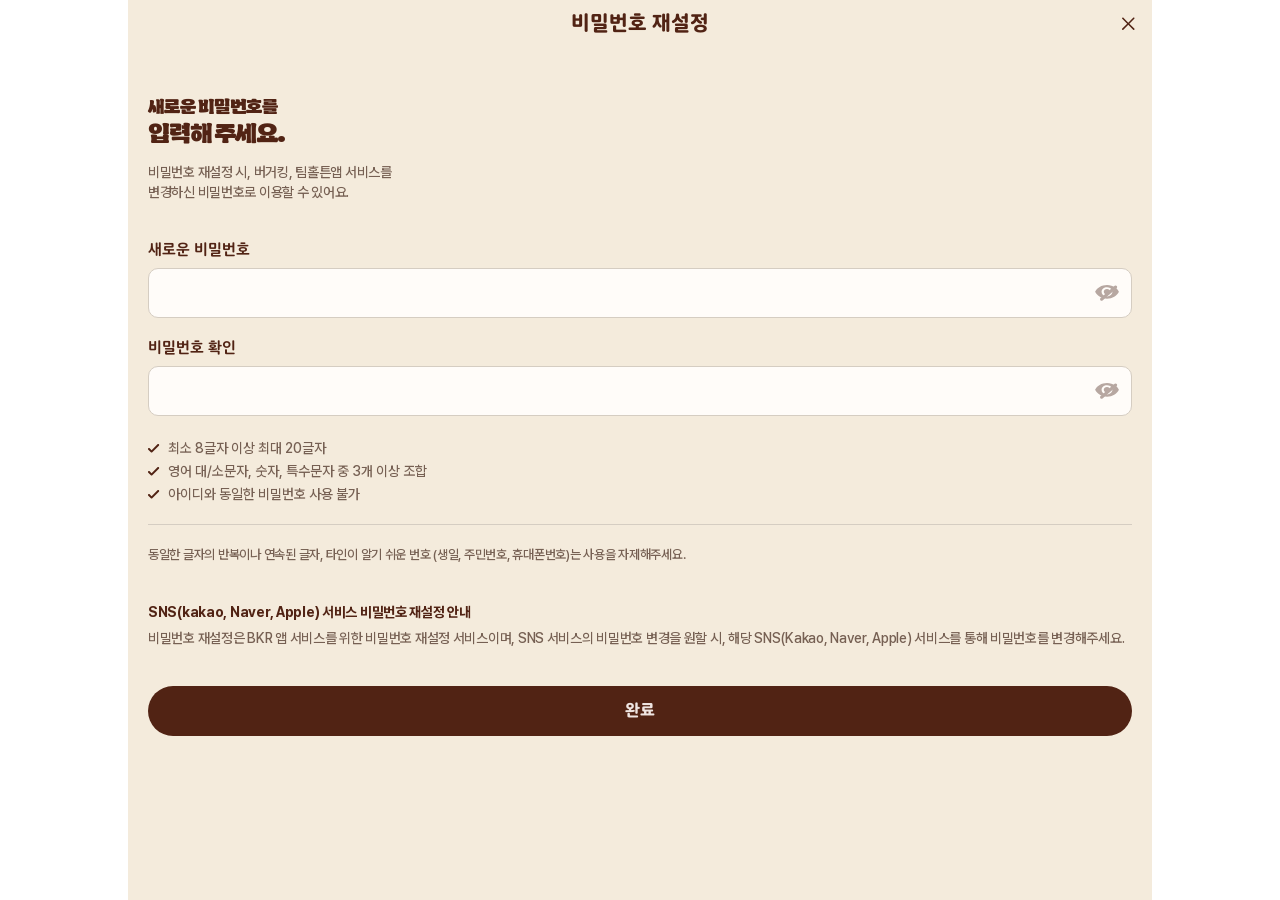
<file: burgerking/password_reset.html>
<!DOCTYPE html>
<html lang="ko">
<head>
    <meta charset="UTF-8">
    <meta name="viewport" content="width=device-width, initial-scale=1.0">
    <title>비밀번호 재설정 | 버거킹</title>

    <link rel="stylesheet" href="../font/css/BKBulMatPro.css">
    <link rel="stylesheet" href="../font/css/SDGothicNeoRound.css">
    <link rel="stylesheet" href="../font/css/pretendardvariable.css">
    <link rel="stylesheet" href="../css/default.css">

    <style>
        :root {
            --font: "Sandoll GothicNeoRound", sans-serif;
            --font-pre: "Pretendard Variable", sans-serif;
            --font-BKR: "BKR", sans-serif;
            --primary: #512314;
            --focus: #d62302;
            --baseborder: #D5CDC2;
            --inputBg: #FFFCF9;
            --button: #E9DDCD;
            --errorColor: #c54734;
            --placeholder: #ebe6e2;
            --text: #766053;
            --bg: #F4EBDC;
        }

        html {
            font-size: 62.5%;
        }

        body {
            margin: 0;
            color: var(--primary);
            font-family: var(--font);
        }

        #wrap {
            width: 100%;
            max-width: 1024px;
            min-width: 360px;
            min-height: 100dvh;
            margin: 0 auto;
            background: var(--bg);
        }

        header {
            position: relative;
            display: flex;
            justify-content: center;
            align-items: center;
            height: 4.8rem;
        }

        header h1 {
            margin: 0;
            text-align: center;
            font-size: 2rem;
            line-height: 2.4rem;
            font-weight: 800;
        }

        .close_btn {
            position: absolute;
            top: 0;
            right: 0;
            width: 4.8rem;
            height: 4.8rem;
            padding: 0;
            border: 0;
            background: url("img/close_icon.svg") no-repeat center / 2.6rem;
            cursor: pointer;
        }

        main {
            padding: 4.8rem 2rem 9rem;
            box-sizing: border-box;
        }

        .intro {
            margin-bottom: 3.8rem;
        }

        .intro h2 {
            margin: 0 0 1.2rem;
            font-family: var(--font-BKR);
            font-size: 2.4rem;
            line-height: 3rem;
            font-weight: 700;
            letter-spacing: -0.04em;
        }

        .intro h2 span {
            display: block;
            font-size: 1.8rem;
            line-height: 2.4rem;
        }

        .intro p {
            margin: 0;
            color: var(--text);
            font-family: var(--font-pre);
            font-size: 1.4rem;
            line-height: 2rem;
            font-weight: 500;
            letter-spacing: -0.02em;
        }

        .password_form fieldset {
            margin: 0;
            padding: 0;
            border: 0;
        }

        .password_form legend {
            position: absolute;
            width: 1px;
            height: 1px;
            padding: 0;
            margin: -1px;
            overflow: hidden;
            clip: rect(0, 0, 0, 0);
            white-space: nowrap;
            border: 0;
        }

        .input_group + .input_group {
            margin-top: 2rem;
        }

        .input_group label {
            display: block;
            margin-bottom: 0.8rem;
            font-size: 1.5rem;
            line-height: 2rem;
            font-weight: 700;
        }

        .input_box {
            position: relative;
        }

        .input_box input {
            width: 100%;
            height: 5rem;
            box-sizing: border-box;
            padding: 0 5.4rem 0 2rem;
            border: 0.1rem solid var(--baseborder);
            border-radius: 1rem;
            outline: none;
            background: var(--inputBg);
            color: var(--primary);
            font-family: var(--font-pre);
            font-size: 1.5rem;
        }

        .input_box input:focus {
            border-color: var(--primary);
        }

        .input_box input.error {
            border-color: var(--errorColor);
        }

        .pw_btn {
            position: absolute;
            top: 50%;
            right: 1.2rem;
            width: 2.6rem;
            height: 2.6rem;
            padding: 0;
            border: 0;
            transform: translateY(-50%);
            background: url("img/eye_icon.svg") no-repeat center / 2.6rem;
            cursor: pointer;
        }

        .error_message {
            display: none;
            margin: 0.8rem 0 0;
            color: var(--errorColor);
            font-family: var(--font-pre);
            font-size: 1.3rem;
            line-height: 1.8rem;
            font-weight: 500;
        }

        .password_form.is-error .error_message {
            display: block;
        }

        .password_rules {
            margin-top: 2rem;
            padding-top: 0.2rem;
            color: var(--text);
            font-family: var(--font-pre);
            font-size: 1.4rem;
            line-height: 2rem;
            font-weight: 500;
        }

        .password_rules ul {
            margin: 0;
            padding: 0;
            list-style: none;
        }

        .password_rules li {
            position: relative;
            padding-left: 2rem;
        }

        .password_rules li + li {
            margin-top: 0.3rem;
        }

        .password_rules li::before {
            content: "";
            position: absolute;
            top: 0.35rem;
            left: 0;
            width: 1.2rem;
            height: 1.2rem;
            background: url("img/check_small_icon.svg") no-repeat center / 1.2rem;
        }

        .notice {
            margin: 2rem 0 0;
            padding-top: 2rem;
            border-top: 0.1rem solid var(--baseborder);
            color: var(--text);
            font-family: var(--font-pre);
            font-size: 1.3rem;
            line-height: 1.9rem;
            font-weight: 500;
            letter-spacing: -0.02em;
        }

        .sns_notice {
            margin-top: 3.8rem;
            color: var(--text);
            font-family: var(--font-pre);
            font-size: 1.4rem;
            line-height: 2rem;
            font-weight: 500;
            letter-spacing: -0.02em;
        }

        .sns_notice strong {
            display: block;
            margin-bottom: 0.6rem;
            color: var(--primary);
            font-weight: 700;
        }

        .complete_btn {
            width: 100%;
            height: 5rem;
            margin-top: 3.8rem;
            border: 0;
            border-radius: 2.5rem;
            background: var(--primary);
            color: #efe5e2;
            font-family: var(--font);
            font-size: 1.6rem;
            font-weight: 800;
            cursor: pointer;
        }

        .complete_btn:disabled {
            background: var(--button);
            color: #b5a79c;
            cursor: default;
        }

        @media (min-width: 102.4rem) {
            #wrap {
                border-left: 0.1rem solid var(--baseborder);
                border-right: 0.1rem solid var(--baseborder);
            }
        }
    </style>
</head>

<body>
    <div id="wrap">
        <header>
            <h1>비밀번호 재설정</h1>
            <button type="button" class="close_btn" aria-label="닫기"></button>
        </header>

        <main>
            <section class="intro">
                <h2>
                    <span>새로운 비밀번호를</span>
                    입력해 주세요.
                </h2>
                <p>
                    비밀번호 재설정 시, 버거킹, 팀홀튼앱 서비스를<br>
                    변경하신 비밀번호로 이용할 수 있어요.
                </p>
            </section>

            <form class="password_form" id="passwordForm">
                <fieldset>
                    <legend>비밀번호 재설정</legend>

                    <div class="input_group">
                        <label for="newPassword">새로운 비밀번호</label>
                        <div class="input_box">
                            <input type="password" id="newPassword" name="newPassword" autocomplete="new-password">
                            <button type="button" class="pw_btn" aria-label="비밀번호 표시"></button>
                        </div>
                    </div>

                    <div class="input_group">
                        <label for="confirmPassword">비밀번호 확인</label>
                        <div class="input_box">
                            <input type="password" id="confirmPassword" name="confirmPassword" autocomplete="new-password">
                            <button type="button" class="pw_btn" aria-label="비밀번호 표시"></button>
                        </div>
                    </div>

                    <p class="error_message">
                        비밀번호가 일치하지 않습니다.
                    </p>

                    <div class="password_rules">
                        <ul>
                            <li>최소 8글자 이상 최대 20글자</li>
                            <li>영어 대/소문자, 숫자, 특수문자 중 3개 이상 조합</li>
                            <li>아이디와 동일한 비밀번호 사용 불가</li>
                        </ul>
                        <p class="notice">
                            동일한 글자의 반복이나 연속된 글자, 타인이 알기 쉬운 번호
                            (생일, 주민번호, 휴대폰번호)는 사용을 자제해주세요.
                        </p>
                    </div>

                    <div class="sns_notice">
                        <strong>SNS(kakao, Naver, Apple) 서비스 비밀번호 재설정 안내</strong>
                        <p>
                            비밀번호 재설정은 BKR 앱 서비스를 위한 비밀번호 재설정 서비스이며,
                            SNS 서비스의 비밀번호 변경을 원할 시, 해당 SNS(Kakao, Naver, Apple)
                            서비스를 통해 비밀번호를 변경해주세요.
                        </p>
                    </div>

                    <button type="submit" class="complete_btn">완료</button>
                </fieldset>
            </form>
        </main>
    </div>

    <script>
        const passwordForm = document.querySelector("#passwordForm");
        const passwordInputs = document.querySelectorAll(".input_box input");
        const passwordButtons = document.querySelectorAll(".pw_btn");
        const completeButton = document.querySelector(".complete_btn");

        passwordButtons.forEach((button, index) => {
            button.addEventListener("click", () => {
                const input = passwordInputs[index];
                const isPassword = input.type === "password";

                input.type = isPassword ? "text" : "password";
                button.setAttribute(
                    "aria-label",
                    isPassword ? "비밀번호 숨기기" : "비밀번호 표시"
                );
            });
        });

        passwordForm.addEventListener("submit", (event) => {
            event.preventDefault();

            const newPassword = document.querySelector("#newPassword").value;
            const confirmPassword = document.querySelector("#confirmPassword").value;

            if (!newPassword || newPassword !== confirmPassword) {
                passwordForm.classList.add("is-error");
                passwordInputs[1].classList.add("error");
                completeButton.disabled = true;
                return;
            }

            passwordForm.classList.remove("is-error");
            passwordInputs[1].classList.remove("error");
            completeButton.disabled = false;
        });
    </script>
</body>
</html>
</file>
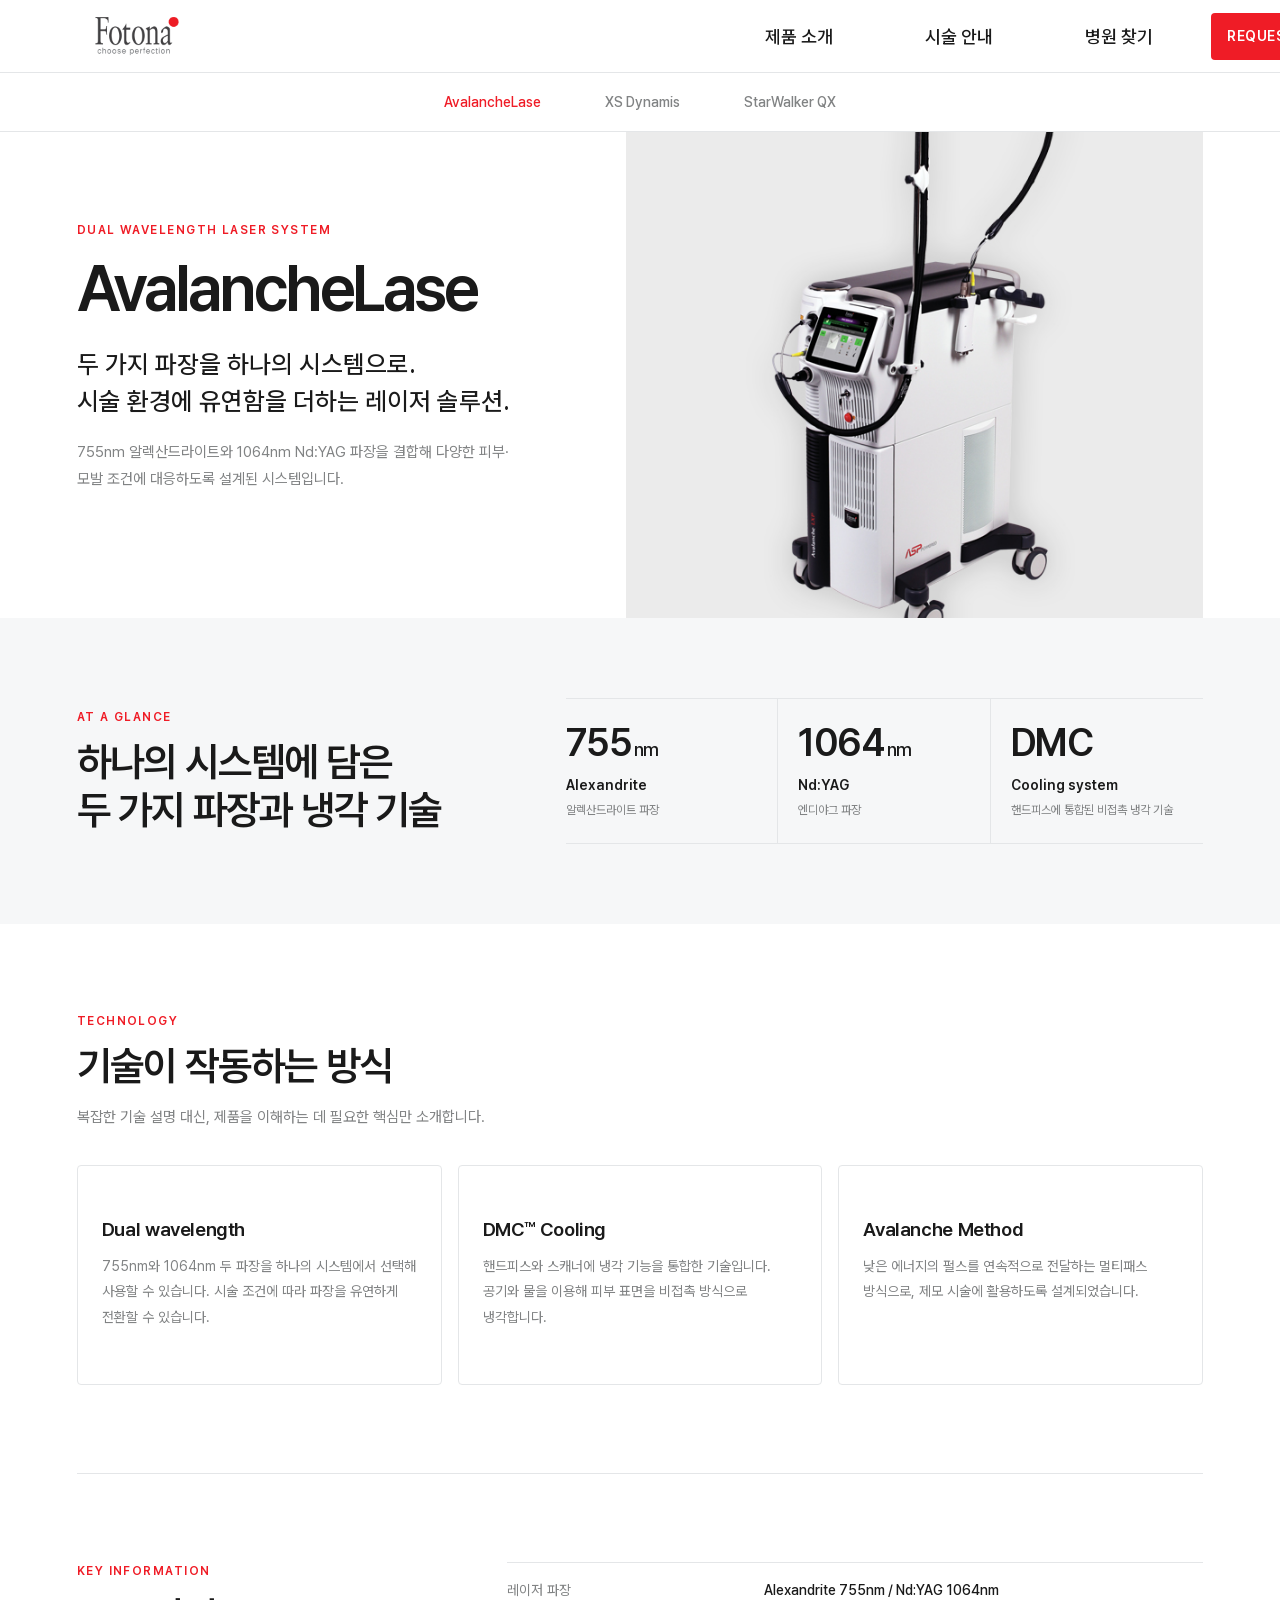
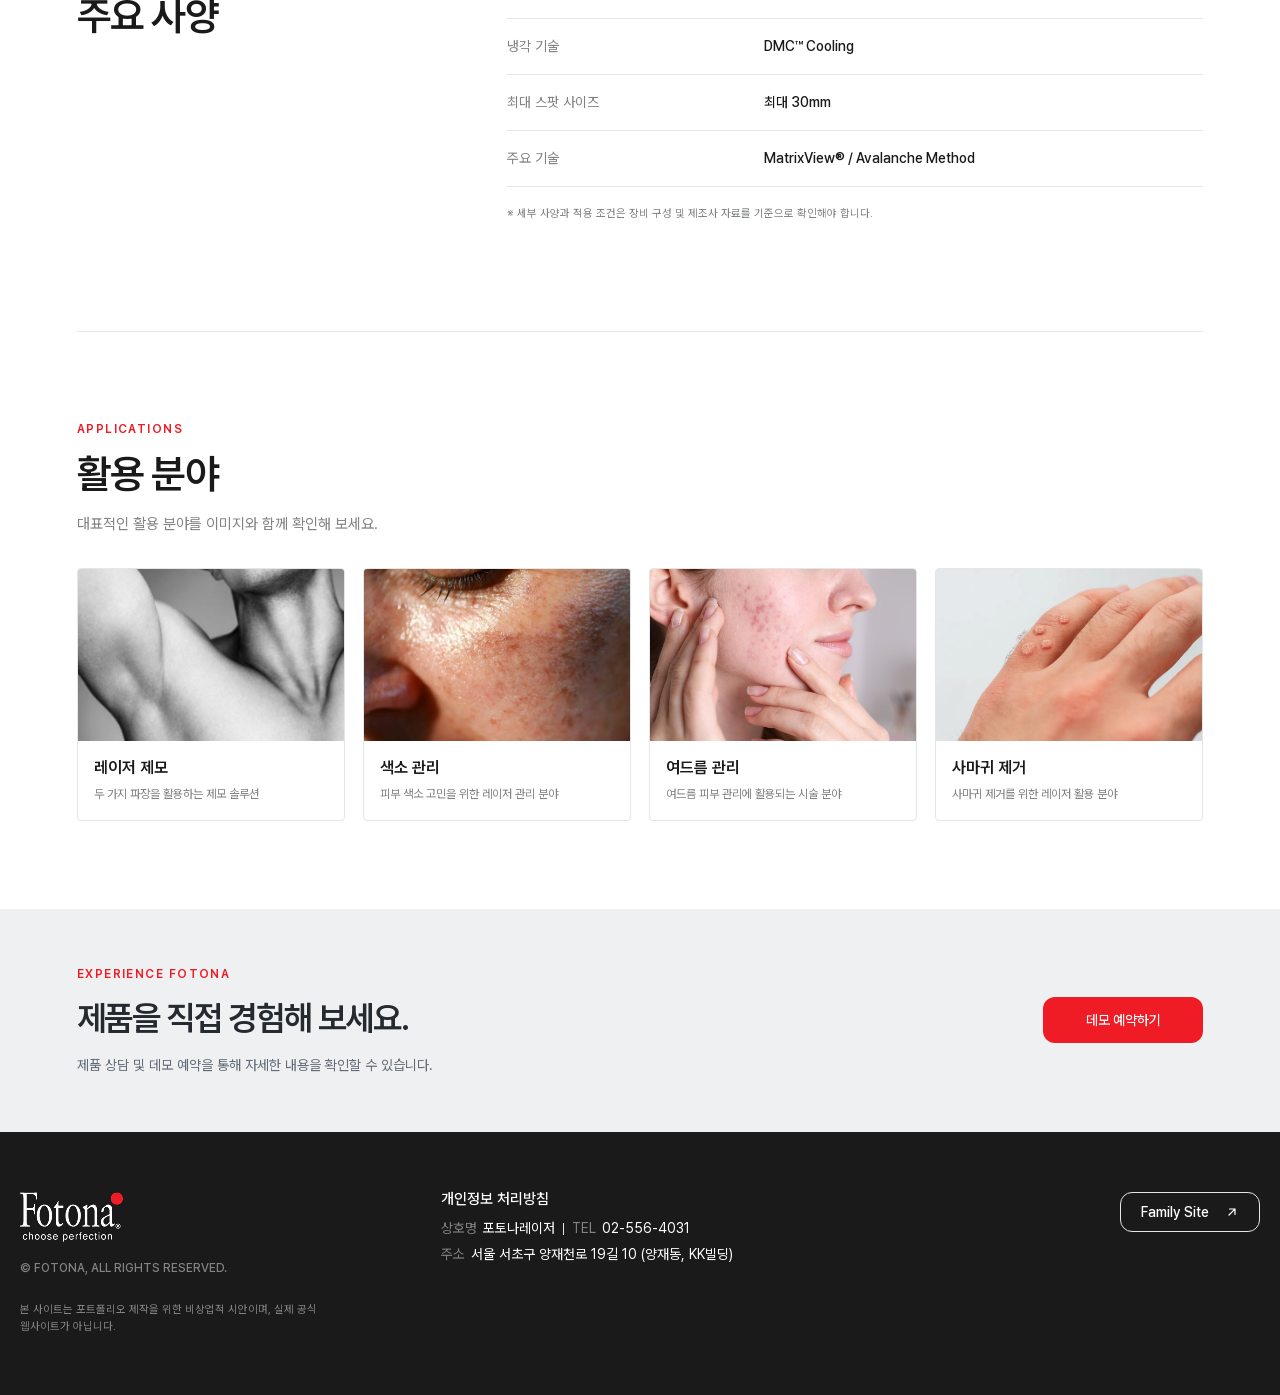
<file: fotona/avalanchelase.html>
<!DOCTYPE html>
<html lang="ko">
<head>
    <meta charset="UTF-8">
    <meta name="viewport" content="width=device-width, initial-scale=1.0">
    <meta name="description" content="Fotona AvalancheLase의 듀얼 파장 레이저 기술과 주요 기능, 활용 분야를 소개합니다.">
    <title>AvalancheLase | 포토나 웹사이트 리뉴얼 포트폴리오</title>
    <link rel="stylesheet" href="../css/default.css">
    <link rel="stylesheet" href="../font/css/pretendardvariable.css">
    <link rel="stylesheet" href="css/main.css">
    <link rel="stylesheet" href="css/avalanchelase.css">
    <link rel="stylesheet" href="css/product.css">
</head>
<body>
    <div id="wrap">
        <header class="site-header">
            <div class="header-inner">
                <a class="site-logo" href="index.html" aria-label="Fotona 메인">
                    <img src="img/logoBlack.png" alt="Fotona" width="300" height="200">
                </a>
                <nav class="main-nav" aria-label="주요 메뉴">
                    <ul class="nav-list">
                        <li class="nav-item has-submenu">
                            <a href="avalanchelase.html" aria-haspopup="true">제품 소개</a>
                            <ul class="submenu">
                                <li><a href="avalanchelase.html">AvalancheLase</a></li>
                                <li><a href="xs-dynamis.html">XS Dynamis</a></li>
                                <li><a href="starwalker-qx.html">StarWalker QX</a></li>
                            </ul>
                        </li>
                        <li class="nav-item has-submenu">
                            <a href="treatments.html" aria-haspopup="true">시술 안내</a>
                            <ul class="submenu">
                                <li><a href="treatments.html#toning">색소 토닝</a></li>
                                <li><a href="treatments.html#removal">제모</a></li>
                                <li><a href="treatments.html#acne">여드름</a></li>
                                <li><a href="treatments.html#tattoo">문신</a></li>
                                <li><a href="treatments.html#scar">흉터</a></li>
                            </ul>
                        </li>
                        <li class="nav-item"><a href="clinic.html">병원 찾기</a></li>
                        <li class="nav-item contact-item"><a href="demo.html">REQUEST A DEMO</a></li>
                    </ul>
                </nav>
            </div>
        </header>

        <main class="avalanche-page">
            <nav class="product-anchor-nav" id="product-list" aria-label="제품 바로가기"><div class="product-anchor-inner"><a href="avalanchelase.html" class="is-active" aria-current="page">AvalancheLase</a><a href="xs-dynamis.html">XS Dynamis</a><a href="starwalker-qx.html">StarWalker QX</a></div></nav>

            <section class="avalanche-intro" aria-labelledby="avalanche-title">
                <div class="avalanche-intro-copy">
                    <p class="avalanche-kicker">Dual wavelength laser system</p>
                    <h1 id="avalanche-title">AvalancheLase</h1>
                    <p class="avalanche-lead">두 가지 파장을 하나의 시스템으로.<br>시술 환경에 유연함을 더하는 레이저 솔루션.</p>
                    <p class="avalanche-description">755nm 알렉산드라이트와 1064nm Nd:YAG 파장을 결합해 다양한 피부·모발 조건에 대응하도록 설계된 시스템입니다.</p>
                </div>
                <figure class="avalanche-intro-visual">
                    <img src="img/AvalancheLase.jpg" alt="Fotona AvalancheLase 레이저 장비">
                </figure>
            </section>

            <section class="avalanche-overview" aria-labelledby="overview-title">
                <div class="avalanche-section-heading">
                    <p class="avalanche-kicker">At a glance</p>
                    <h2 id="overview-title">하나의 시스템에 담은<br>두 가지 파장과 냉각 기술</h2>
                </div>
                <div class="avalanche-overview-grid">
                    <article class="avalanche-overview-item">
                        <span class="overview-value">755<span>nm</span></span>
                        <h3>Alexandrite</h3>
                        <p>알렉산드라이트 파장</p>
                    </article>
                    <article class="avalanche-overview-item">
                        <span class="overview-value">1064<span>nm</span></span>
                        <h3>Nd:YAG</h3>
                        <p>엔디야그 파장</p>
                    </article>
                    <article class="avalanche-overview-item">
                        <span class="overview-value">DMC</span>
                        <h3>Cooling system</h3>
                        <p>핸드피스에 통합된 비접촉 냉각 기술</p>
                    </article>
                </div>
            </section>

            <section class="avalanche-technology" aria-labelledby="technology-title">
                <div class="avalanche-section-heading">
                    <p class="avalanche-kicker">Technology</p>
                    <h2 id="technology-title">기술이 작동하는 방식</h2>
                    <p>복잡한 기술 설명 대신, 제품을 이해하는 데 필요한 핵심만 소개합니다.</p>
                </div>
                <div class="avalanche-tech-grid">
                    <article class="avalanche-tech-card">
                        <h3>Dual wavelength</h3>
                        <p>755nm와 1064nm 두 파장을 하나의 시스템에서 선택해 사용할 수 있습니다. 시술 조건에 따라 파장을 유연하게 전환할 수 있습니다.</p>
                    </article>
                    <article class="avalanche-tech-card">
                        <h3>DMC™ Cooling</h3>
                        <p>핸드피스와 스캐너에 냉각 기능을 통합한 기술입니다. 공기와 물을 이용해 피부 표면을 비접촉 방식으로 냉각합니다.</p>
                    </article>
                    <article class="avalanche-tech-card">
                        <h3>Avalanche Method</h3>
                        <p>낮은 에너지의 펄스를 연속적으로 전달하는 멀티패스 방식으로, 제모 시술에 활용하도록 설계되었습니다.</p>
                    </article>
                </div>
            </section>

            <section class="avalanche-specs" aria-labelledby="specs-title">
                <div class="avalanche-section-heading">
                    <p class="avalanche-kicker">Key information</p>
                    <h2 id="specs-title">주요 사양</h2>
                </div>
                <dl class="avalanche-spec-list">
                    <div><dt>레이저 파장</dt><dd>Alexandrite 755nm / Nd:YAG 1064nm</dd></div>
                    <div><dt>냉각 기술</dt><dd>DMC™ Cooling</dd></div>
                    <div><dt>최대 스팟 사이즈</dt><dd>최대 30mm</dd></div>
                    <div><dt>주요 기술</dt><dd>MatrixView® / Avalanche Method</dd></div>
                </dl>
                <p class="avalanche-spec-note">※ 세부 사양과 적용 조건은 장비 구성 및 제조사 자료를 기준으로 확인해야 합니다.</p>
            </section>

            <section class="avalanche-applications" aria-labelledby="applications-title">
                <div class="avalanche-section-heading">
                    <p class="avalanche-kicker">Applications</p>
                    <h2 id="applications-title">활용 분야</h2>
                    <p>대표적인 활용 분야를 이미지와 함께 확인해 보세요.</p>
                </div>
                <div class="avalanche-application-grid">
                    <article class="avalanche-application-card">
                        <img src="img/hair_removal.jpg" alt="레이저 제모 시술 이미지" loading="lazy">
                        <div class="application-card-copy">
                            <h3>레이저 제모</h3>
                            <p>두 가지 파장을 활용하는 제모 솔루션</p>
                        </div>
                    </article>
                    <article class="avalanche-application-card">
                        <img src="img/pigmented.jpg" alt="색소 관리 관련 이미지" loading="lazy">
                        <div class="application-card-copy">
                            <h3>색소 관리</h3>
                            <p>피부 색소 고민을 위한 레이저 관리 분야</p>
                        </div>
                    </article>
                    <article class="avalanche-application-card">
                        <img src="img/acne_scar.jpg" alt="여드름 관리 관련 이미지" loading="lazy">
                        <div class="application-card-copy">
                            <h3>여드름 관리</h3>
                            <p>여드름 피부 관리에 활용되는 시술 분야</p>
                        </div>
                    </article>
                    <article class="avalanche-application-card">
                        <img src="img/warts-removal.png" alt="사마귀 제거 관련 이미지" loading="lazy">
                        <div class="application-card-copy">
                            <h3>사마귀 제거</h3>
                            <p>사마귀 제거를 위한 레이저 활용 분야</p>
                        </div>
                    </article>
                </div>
            </section>

            <section class="avalanche-cta" aria-labelledby="avalanche-cta-title">
                <div>
                    <p class="avalanche-kicker">Experience Fotona</p>
                    <h2 id="avalanche-cta-title">제품을 직접 경험해 보세요.</h2>
                    <p>제품 상담 및 데모 예약을 통해 자세한 내용을 확인할 수 있습니다.</p>
                </div>
                <a href="demo.html" class="avalanche-cta-button">데모 예약하기</a>
            </section>
        </main>

        <footer class="site-footer">
            <div class="footer-inner">
                <div class="footer-brand">
                    <a class="footer-logo" href="index.html" aria-label="Fotona 메인으로 이동">
                        <img src="img/logoWhite.png" alt="Fotona">
                    </a>
                    <p class="footer-copyright">© FOTONA, ALL RIGHTS RESERVED.</p>
                    <p class="footer-portfolio-notice">본 사이트는 포트폴리오 제작을 위한 비상업적 시안이며, 실제 공식 웹사이트가 아닙니다.</p>
                </div>
                <div class="footer-information">
                    <a class="footer-privacy" href="privacy.html" aria-label="개인정보 처리방침">개인정보 처리방침</a>
                    <div class="footer-company-details">
                        <p><span>상호명</span> 포토나레이저 <span class="footer-divider" aria-hidden="true"></span> <span>TEL</span> 02-556-4031</p>
                        <p><span>주소</span> 서울 서초구 양재천로 19길 10 (양재동, KK빌딩)</p>
                    </div>
                </div>
                <div class="footer-family">
                    <a class="footer-family-link" href="#" aria-label="Family Site 새 창으로 열기">
                        <span>Family Site</span>
                        <svg aria-hidden="true" viewBox="0 0 14 14" width="14" height="14" fill="none">
                            <path d="M4 10 10 4M4.5 4H10V9.5" stroke="currentColor" stroke-width="1.2" stroke-linecap="round" stroke-linejoin="round"/>
                        </svg>
                    </a>
                </div>
            </div>
        </footer>
    </div>

<script src="js/privacy-modal.js"></script>
</body>
</html>
</file>
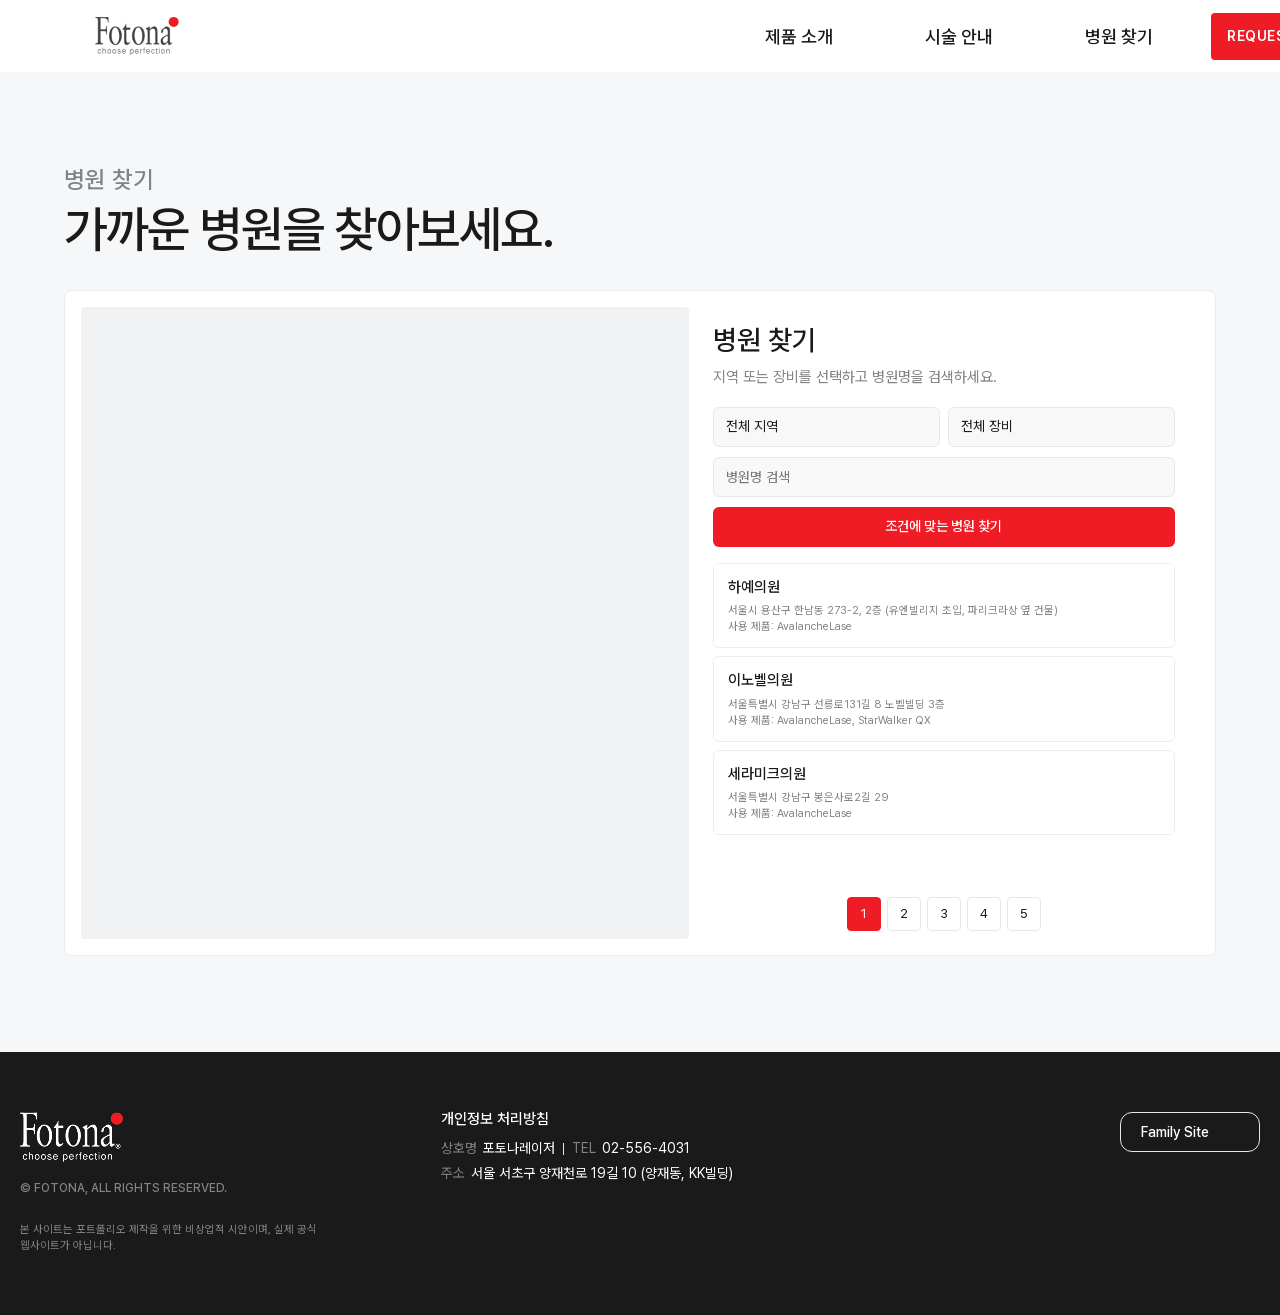
<file: fotona/clinic.html>
<!doctype html>
<html lang="ko"><head><meta charset="utf-8"><meta name="viewport" content="width=device-width,initial-scale=1"><title>병원 찾기 | 포토나 웹사이트 리뉴얼 포트폴리오</title><link rel="stylesheet" href="../css/default.css"><link rel="stylesheet" href="../font/css/pretendardvariable.css"><link rel="stylesheet" href="css/main.css"><script src="https://dapi.kakao.com/v2/maps/sdk.js?appkey=2839e1ca1ee942829c58089a81fcb056&libraries=services"></script>
</head><body><div id="wrap"><header class="site-header"><div class="header-inner"><a class="site-logo" href="index.html" aria-label="Fotona 메인"><img src="img/logoBlack.png" alt="Fotona" width="300" height="200"></a><nav class="main-nav" aria-label="주요 메뉴"><ul class="nav-list"><li class="nav-item has-submenu"><a href="avalanchelase.html" aria-haspopup="true">제품 소개</a><ul class="submenu"><li><a href="avalanchelase.html">AvalancheLase</a></li><li><a href="xs-dynamis.html">XS Dynamis</a></li><li><a href="starwalker-qx.html">StarWalker QX</a></li></ul></li><li class="nav-item"><a href="treatments.html">시술 안내</a></li><li class="nav-item"><a href="clinic.html" aria-current="page">병원 찾기</a></li><li class="nav-item contact-item"><a href="demo.html">REQUEST A DEMO</a></li></ul></nav></div></header><main>
<section class="clinic-finder" id="clinics" aria-labelledby="clinic-finder-title">
                <div class="clinic-finder-inner">
                    <p class="section-eyebrow">병원 찾기</p>
                    <h2 class="section-title" id="clinic-finder-title">가까운 병원을 찾아보세요.</h2>

                    <div class="clinic-finder-panel">
                        <div id="clinic-map" class="clinic-map-placeholder" role="region" aria-label="병원 위치 지도">
                        </div>

                        <div class="clinic-search">
                            <div class="clinic-search-heading">
                                <h3>병원 찾기</h3>
                                <p>지역 또는 장비를 선택하고 병원명을 검색하세요.</p>
                            </div>

                            <form class="clinic-search-form" id="clinic-search-form">
                                <div class="clinic-filter-row">
                                    <label class="visually-hidden" for="clinic-region">지역 선택</label>
                                    <select id="clinic-region" name="region">
                                        <option value="">전체 지역</option>
                                        <option value="서울">서울</option>
                                        <option value="경기">경기</option>
                                        <option value="인천">인천</option>
                                        <option value="전남">전남</option>
                                        <option value="충남">충남</option>
                                    </select>

                                    <label class="visually-hidden" for="clinic-device">장비 선택</label>
                                    <select id="clinic-device" name="device">
                                        <option value="">전체 장비</option>
                                        <option value="AvalancheLase">AvalancheLase</option>
                                        <option value="XS Dynamis">XS Dynamis</option>
                                        <option value="StarWalker QX">StarWalker QX</option>
                                    </select>
                                </div>

                                <label class="visually-hidden" for="clinic-keyword">병원명 검색</label>
                                <input id="clinic-keyword" name="keyword" type="search" placeholder="병원명 검색">
                                <button type="submit">조건에 맞는 병원 찾기</button>
                            </form>

                            <ul class="clinic-results" id="clinic-results" aria-live="polite"></ul>
                            <div class="clinic-pagination" id="clinic-pagination" aria-label="병원 목록 페이지"></div>
                        </div>
                    </div>
                </div>
            </section>
</main><footer class="site-footer"><div class="footer-inner"><div class="footer-brand"><a class="footer-logo" href="index.html"><img src="img/logoWhite.png" alt="Fotona"></a><p class="footer-copyright">© FOTONA, ALL RIGHTS RESERVED.</p><p class="footer-portfolio-notice">본 사이트는 포트폴리오 제작을 위한 비상업적 시안이며, 실제 공식 웹사이트가 아닙니다.</p></div><div class="footer-information"><a class="footer-privacy" href="privacy.html">개인정보 처리방침</a><div class="footer-company-details"><p><span>상호명</span> 포토나레이저 <span class="footer-divider"></span> <span>TEL</span> 02-556-4031</p><p><span>주소</span> 서울 서초구 양재천로 19길 10 (양재동, KK빌딩)</p></div></div><div class="footer-family"><a class="footer-family-link" href="#"><span>Family Site</span></a></div></div></footer></div></body></html><script>
        (() => {
            const form = document.querySelector("#clinic-search-form");
            const regionSelect = document.querySelector("#clinic-region");
            const deviceSelect = document.querySelector("#clinic-device");
            const keywordInput = document.querySelector("#clinic-keyword");
            const resultsList = document.querySelector("#clinic-results");
            const pagination = document.querySelector("#clinic-pagination");
            const mapContainer = document.querySelector("#clinic-map");
            const clinics = [
                { name: "하예의원", address: "서울시 용산구 한남동 273-2, 2층 (유엔빌리지 초입, 파리크라상 옆 건물)", region: "서울", devices: ["AvalancheLase"], products: "AvalancheLase" },
                { name: "이노벨의원", address: "서울특별시 강남구 선릉로131길 8 노벨빌딩 3층", region: "서울", devices: ["AvalancheLase", "StarWalker QX"], products: "AvalancheLase, StarWalker QX" },
                { name: "세라미크의원", address: "서울특별시 강남구 봉은사로2길 29", region: "서울", devices: ["AvalancheLase"], products: "AvalancheLase" },
                { name: "리나인의원", address: "서울특별시 중구 소공로 116 서울센터빌딩 2층", region: "서울", devices: ["AvalancheLase"], products: "AvalancheLase" },
                { name: "바라봄피부과", address: "경기도 성남시 수정구 위례동로 153", region: "경기", devices: ["XS Dynamis"], products: "XS Dynamis" },
                { name: "오라클피부과", address: "전남 무안군 삼향읍 남악3로 50", region: "전남", devices: ["XS Dynamis"], products: "XS Dynamis" },
                { name: "타임리스피부과", address: "서울특별시 서대문구 신촌로33길 16 2층", region: "서울", devices: ["XS Dynamis"], products: "XS Dynamis" },
                { name: "미엘피부과미사점", address: "경기도 하남시 미사강변대로 228 메디프라자 5층", region: "경기", devices: ["XS Dynamis"], products: "XS Dynamis" },
                { name: "데이뷰의원", address: "인천 남동구 인하로489번길 4 6층", region: "인천", devices: ["StarWalker QX"], products: "StarWalker QX" },
                { name: "THE 아름다운의원", address: "서울특별시 서초구 강남대로 545-12 2층", region: "서울", devices: ["StarWalker QX"], products: "StarWalker QX" },
                { name: "유앤아이의원", address: "서울 양천구 목동서로 161 2층 (PARK161)", region: "서울", devices: ["XS Dynamis", "StarWalker QX"], products: "XS Dynamis, StarWalker QX" },
                { name: "힐하우스피부과수원점", address: "경기도 수원시 팔달구 매산로 24 3층", region: "경기", devices: ["StarWalker QX"], products: "StarWalker QX" },
                { name: "뷰티온의원", address: "충청남도 서산시 안견로 300 코오롱레이크뷰 3층", region: "충남", devices: ["StarWalker QX"], products: "StarWalker QX" }
            ];

            const pageSize = 3;
            let currentPage = 1;
            let filteredClinics = [...clinics];
            let map = null;
            let geocoder = null;
            const markers = new Map();
            const infoWindow = window.kakao?.maps ? new kakao.maps.InfoWindow({ zIndex: 3 }) : null;

            function escapeHtml(value) {
                return String(value).replace(/[&<>"']/g, (char) => ({
                    "&": "&amp;", "<": "&lt;", ">": "&gt;", '"': "&quot;", "'": "&#39;"
                })[char]);
            }

            function renderPage() {
                const pageCount = Math.max(1, Math.ceil(filteredClinics.length / pageSize));
                currentPage = Math.min(currentPage, pageCount);
                const start = (currentPage - 1) * pageSize;
                const pageClinics = filteredClinics.slice(start, start + pageSize);

                resultsList.innerHTML = "";
                if (!pageClinics.length) {
                    resultsList.innerHTML = '<li class="clinic-no-results">조건에 맞는 병원이 없습니다. 검색 조건을 변경해 주세요.</li>';
                } else {
                    pageClinics.forEach((clinic) => {
                        const item = document.createElement("li");
                        item.className = "clinic-result";
                        item.innerHTML = `
                            <button class="clinic-result-button" type="button" data-clinic-id="${clinic.id}">
                                <h4>${escapeHtml(clinic.name)}</h4>
                                <p>${escapeHtml(clinic.address)}</p>
                                <span>사용 제품: ${escapeHtml(clinic.products)}</span>
                            </button>`;
                        resultsList.appendChild(item);
                    });
                }

                pagination.innerHTML = "";
                if (pageCount > 1) {
                    for (let page = 1; page <= pageCount; page += 1) {
                        const button = document.createElement("button");
                        button.type = "button";
                        button.className = "clinic-page-button";
                        button.textContent = page;
                        button.setAttribute("aria-label", page + "페이지");
                        button.setAttribute("aria-current", String(page === currentPage));
                        button.classList.toggle("is-current", page === currentPage);
                        button.addEventListener("click", () => {
                            currentPage = page;
                            renderPage();
                        });
                        pagination.appendChild(button);
                    }
                }
            }

            function showClinicOnMap(clinic) {
                if (!map || !clinic.position) return;
                map.panTo(clinic.position);
                map.setLevel(4);
                const marker = markers.get(clinic.id);
                if (marker && infoWindow) {
                    infoWindow.setContent('<div class="clinic-map-info"><strong>' + escapeHtml(clinic.name) + '</strong><br>' + escapeHtml(clinic.products) + '</div>');
                    infoWindow.open(map, marker);
                }
            }

            function applyFilters(event) {
                if (event) event.preventDefault();
                const region = regionSelect.value;
                const device = deviceSelect.value;
                const keyword = keywordInput.value.trim().toLocaleLowerCase("ko-KR");
                filteredClinics = clinics.filter((clinic) => {
                    const matchesRegion = !region || clinic.region === region;
                    const matchesDevice = !device || clinic.devices.includes(device);
                    const matchesKeyword = !keyword || clinic.name.toLocaleLowerCase("ko-KR").includes(keyword);
                    return matchesRegion && matchesDevice && matchesKeyword;
                });
                currentPage = 1;
                renderPage();
            }

            clinics.forEach((clinic, index) => { clinic.id = "clinic-" + index; });
            if (form) form.addEventListener("submit", applyFilters);
            resultsList.addEventListener("click", (event) => {
                const button = event.target.closest("[data-clinic-id]");
                if (!button) return;
                document.querySelectorAll(".clinic-result-button").forEach((item) => {
                    item.classList.toggle("is-selected", item === button);
                });
                const clinic = clinics.find((item) => item.id === button.dataset.clinicId);
                if (clinic) showClinicOnMap(clinic);
            });

            if (mapContainer && window.kakao?.maps?.services) {
                map = new kakao.maps.Map(mapContainer, {
                    center: new kakao.maps.LatLng(36.5, 127.8),
                    level: 13
                });
                map.setDraggable(true);
                map.setZoomable(true);
                geocoder = new kakao.maps.services.Geocoder();

                const bounds = new kakao.maps.LatLngBounds();
                let completedLookups = 0;
                clinics.forEach((clinic) => {
                    geocoder.addressSearch(clinic.address, (result, status) => {
                        if (status !== kakao.maps.services.Status.OK || !result[0]) {
                            console.warn("주소를 찾지 못했습니다:", clinic.name, clinic.address);
                        } else {
                            clinic.position = new kakao.maps.LatLng(Number(result[0].y), Number(result[0].x));
                            const markerSvg = `<svg xmlns="http://www.w3.org/2000/svg" width="36" height="46" viewBox="0 0 36 46"><path d="M18 1C8.6 1 1 8.6 1 18c0 12.1 17 27 17 27s17-14.9 17-27C35 8.6 27.4 1 18 1Z" fill="#EF1C26" stroke="#FFFFFF" stroke-width="2"/><circle cx="18" cy="17" r="6" fill="#FFFFFF"/></svg>`;
                            const markerImage = new kakao.maps.MarkerImage(
                                "data:image/svg+xml;charset=utf-8," + encodeURIComponent(markerSvg),
                                new kakao.maps.Size(36, 46),
                                { offset: new kakao.maps.Point(18, 46) }
                            );
                            const marker = new kakao.maps.Marker({
                                map,
                                position: clinic.position,
                                title: clinic.name,
                                image: markerImage
                            });
                            markers.set(clinic.id, marker);
                            bounds.extend(clinic.position);
                            kakao.maps.event.addListener(marker, "click", () => showClinicOnMap(clinic));
                        }
                        completedLookups += 1;
                        if (completedLookups === clinics.length && markers.size > 0) {
                            map.setBounds(bounds);
                        }
                    });
                });
            }

            renderPage();
        })();
    </script>
<script src="js/privacy-modal.js"></script>
</body></html>
</file>
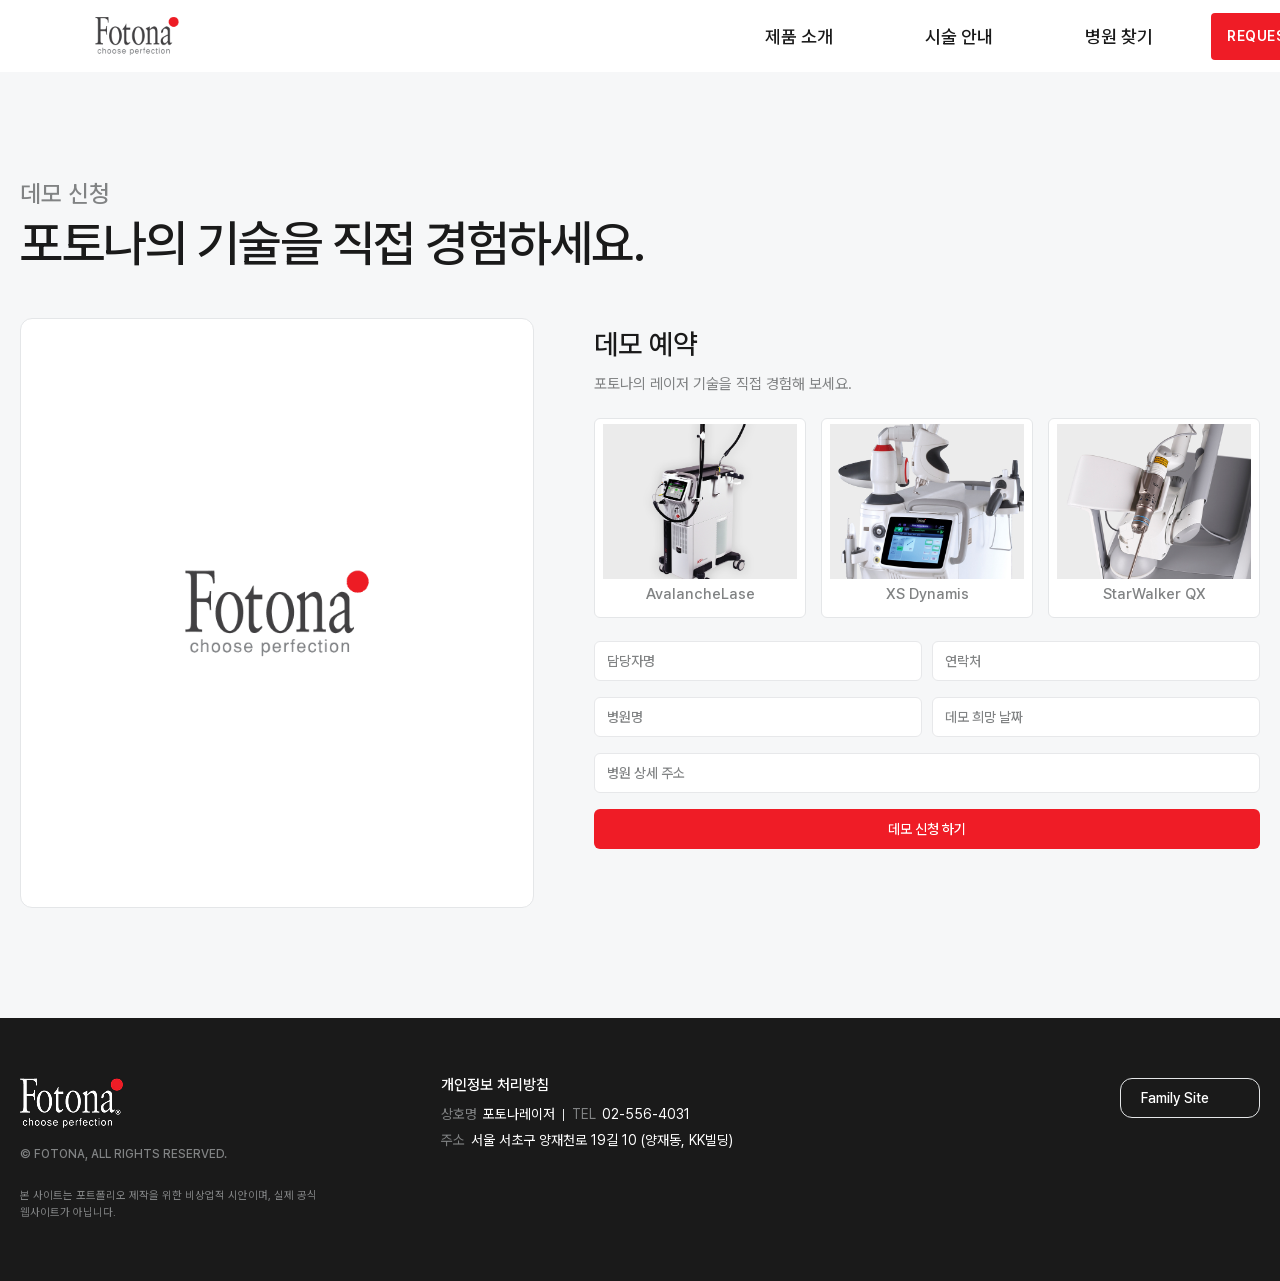
<file: fotona/demo.html>
<!doctype html>
<html lang="ko"><head><meta charset="utf-8"><meta name="viewport" content="width=device-width,initial-scale=1"><title>데모 신청 | 포토나 웹사이트 리뉴얼 포트폴리오</title><link rel="stylesheet" href="../css/default.css"><link rel="stylesheet" href="../font/css/pretendardvariable.css"><link rel="stylesheet" href="css/main.css"></head><body><div id="wrap"><header class="site-header"><div class="header-inner"><a class="site-logo" href="index.html" aria-label="Fotona 메인"><img src="img/logoBlack.png" alt="Fotona" width="300" height="200"></a><nav class="main-nav" aria-label="주요 메뉴"><ul class="nav-list"><li class="nav-item has-submenu"><a href="avalanchelase.html" aria-haspopup="true">제품 소개</a><ul class="submenu"><li><a href="avalanchelase.html">AvalancheLase</a></li><li><a href="xs-dynamis.html">XS Dynamis</a></li><li><a href="starwalker-qx.html">StarWalker QX</a></li></ul></li><li class="nav-item"><a href="treatments.html">시술 안내</a></li><li class="nav-item"><a href="clinic.html">병원 찾기</a></li><li class="nav-item contact-item"><a href="demo.html" aria-current="page">REQUEST A DEMO</a></li></ul></nav></div></header><main>
<section class="demo-request" id="demo" aria-labelledby="demo-section-title">
                <div class="demo-request-inner">
                    <div class="demo-request-heading">
                        <p class="section-eyebrow">데모 신청</p>
                        <h2 class="section-title" id="demo-section-title">포토나의 기술을 직접 경험하세요.</h2>
                    </div>

                    <div class="demo-request-content">
                        <div class="demo-preview" id="demo-preview">
                            <img class="demo-preview-image" id="demo-preview-image" src="img/logoBlack.png" alt="Fotona 로고" width="300" height="200">
                        </div>

                        <div class="demo-form-area">
                            <div class="demo-heading">
                                <h3>데모 예약</h3>
                                <p>포토나의 레이저 기술을 직접 경험해 보세요.</p>
                            </div>

                            <div class="demo-product-options" role="group" aria-label="데모 제품 선택">
                                <button class="demo-product-card" type="button" data-demo-image="img/AvalancheLase.jpg" aria-pressed="false">
                                    <img src="img/AvalancheLase.jpg" alt="">
                                    <span>AvalancheLase</span>
                                </button>
                                <button class="demo-product-card" type="button" data-demo-image="img/xsdynamis.jpg" aria-pressed="false">
                                    <img src="img/xsdynamis.jpg" alt="">
                                    <span>XS Dynamis</span>
                                </button>
                                <button class="demo-product-card" type="button" data-demo-image="img/starwalkerQX.jpg" aria-pressed="false">
                                    <img src="img/starwalkerQX.jpg" alt="">
                                    <span>StarWalker QX</span>
                                </button>
                            </div>

                            <form class="demo-request-form" id="demo-request-form">
                                <div class="demo-input-row">
                                    <label class="visually-hidden" for="demo-manager">담당자명</label>
                                    <input id="demo-manager" name="manager" type="text" placeholder="담당자명" required>
                                    <label class="visually-hidden" for="demo-phone">연락처</label>
                                    <input id="demo-phone" name="phone" type="tel" placeholder="연락처" required>
                                </div>
                                <div class="demo-input-row">
                                    <label class="visually-hidden" for="demo-clinic">병원명</label>
                                    <input id="demo-clinic" name="clinic" type="text" placeholder="병원명" required>
                                    <label class="visually-hidden" for="demo-date">데모 희망 날짜</label>
                                    <input id="demo-date" name="date" type="text" placeholder="데모 희망 날짜" onfocus="this.type='date'" onblur="if(!this.value)this.type='text'" required>
                                </div>
                                <label class="visually-hidden" for="demo-address">병원 상세 주소</label>
                                <input id="demo-address" name="address" type="text" placeholder="병원 상세 주소" required>
                                <button type="submit" class="demo-submit">데모 신청 하기</button>
                                <p class="demo-form-message" id="demo-form-message" role="status"></p>
                            </form>
                        </div>
                    </div>
                </div>
            </section>
</main><footer class="site-footer"><div class="footer-inner"><div class="footer-brand"><a class="footer-logo" href="index.html"><img src="img/logoWhite.png" alt="Fotona"></a><p class="footer-copyright">© FOTONA, ALL RIGHTS RESERVED.</p><p class="footer-portfolio-notice">본 사이트는 포트폴리오 제작을 위한 비상업적 시안이며, 실제 공식 웹사이트가 아닙니다.</p></div><div class="footer-information"><a class="footer-privacy" href="privacy.html">개인정보 처리방침</a><div class="footer-company-details"><p><span>상호명</span> 포토나레이저 <span class="footer-divider"></span> <span>TEL</span> 02-556-4031</p><p><span>주소</span> 서울 서초구 양재천로 19길 10 (양재동, KK빌딩)</p></div></div><div class="footer-family"><a class="footer-family-link" href="#"><span>Family Site</span></a></div></div></footer></div></body></html><script>
        (() => {
            const preview = document.querySelector("#demo-preview");
            const previewImage = document.querySelector("#demo-preview-image");
            const productCards = [...document.querySelectorAll(".demo-product-card")];
            const demoForm = document.querySelector("#demo-request-form");
            const message = document.querySelector("#demo-form-message");

            if (!preview || !previewImage || !demoForm) return;

            productCards.forEach((card) => {
                card.addEventListener("click", () => {
                    const wasSelected = card.classList.contains("is-selected");

                    productCards.forEach((item) => {
                        item.classList.remove("is-selected");
                        item.setAttribute("aria-pressed", "false");
                    });

                    if (wasSelected) {
                        previewImage.src = "img/logoBlack.png";
                        previewImage.alt = "Fotona 로고";
                        preview.classList.remove("has-product");
                        return;
                    }

                    previewImage.src = card.dataset.demoImage;
                    previewImage.alt = card.querySelector("span").textContent + " 장비 사진";
                    preview.classList.add("has-product");
                    card.classList.add("is-selected");
                    card.setAttribute("aria-pressed", "true");
                });
            });

            demoForm.addEventListener("submit", (event) => {
                event.preventDefault();
                message.textContent = "입력이 완료되었습니다. 현재 시안에서는 신청 내용이 실제로 전송되지 않습니다.";
            });
        })();
    </script>
<script src="js/privacy-modal.js"></script>
</body></html>
</file>
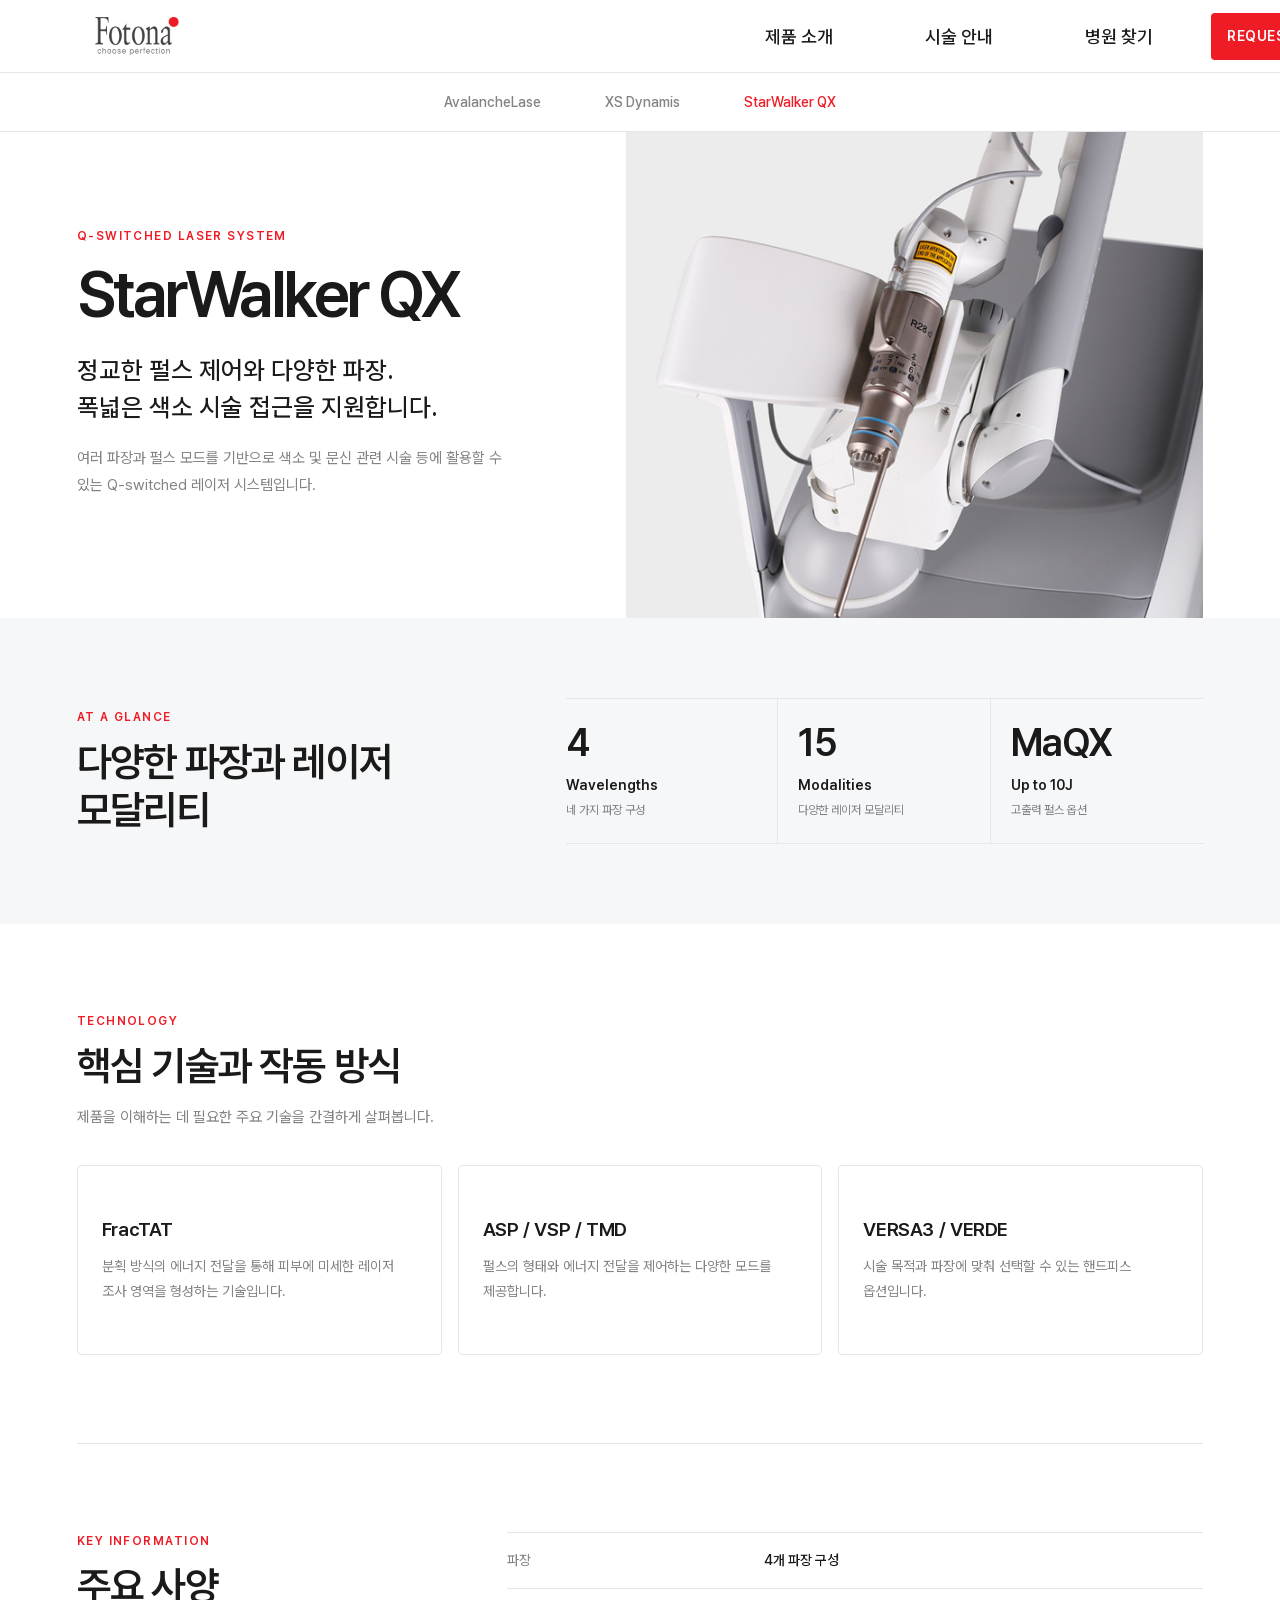
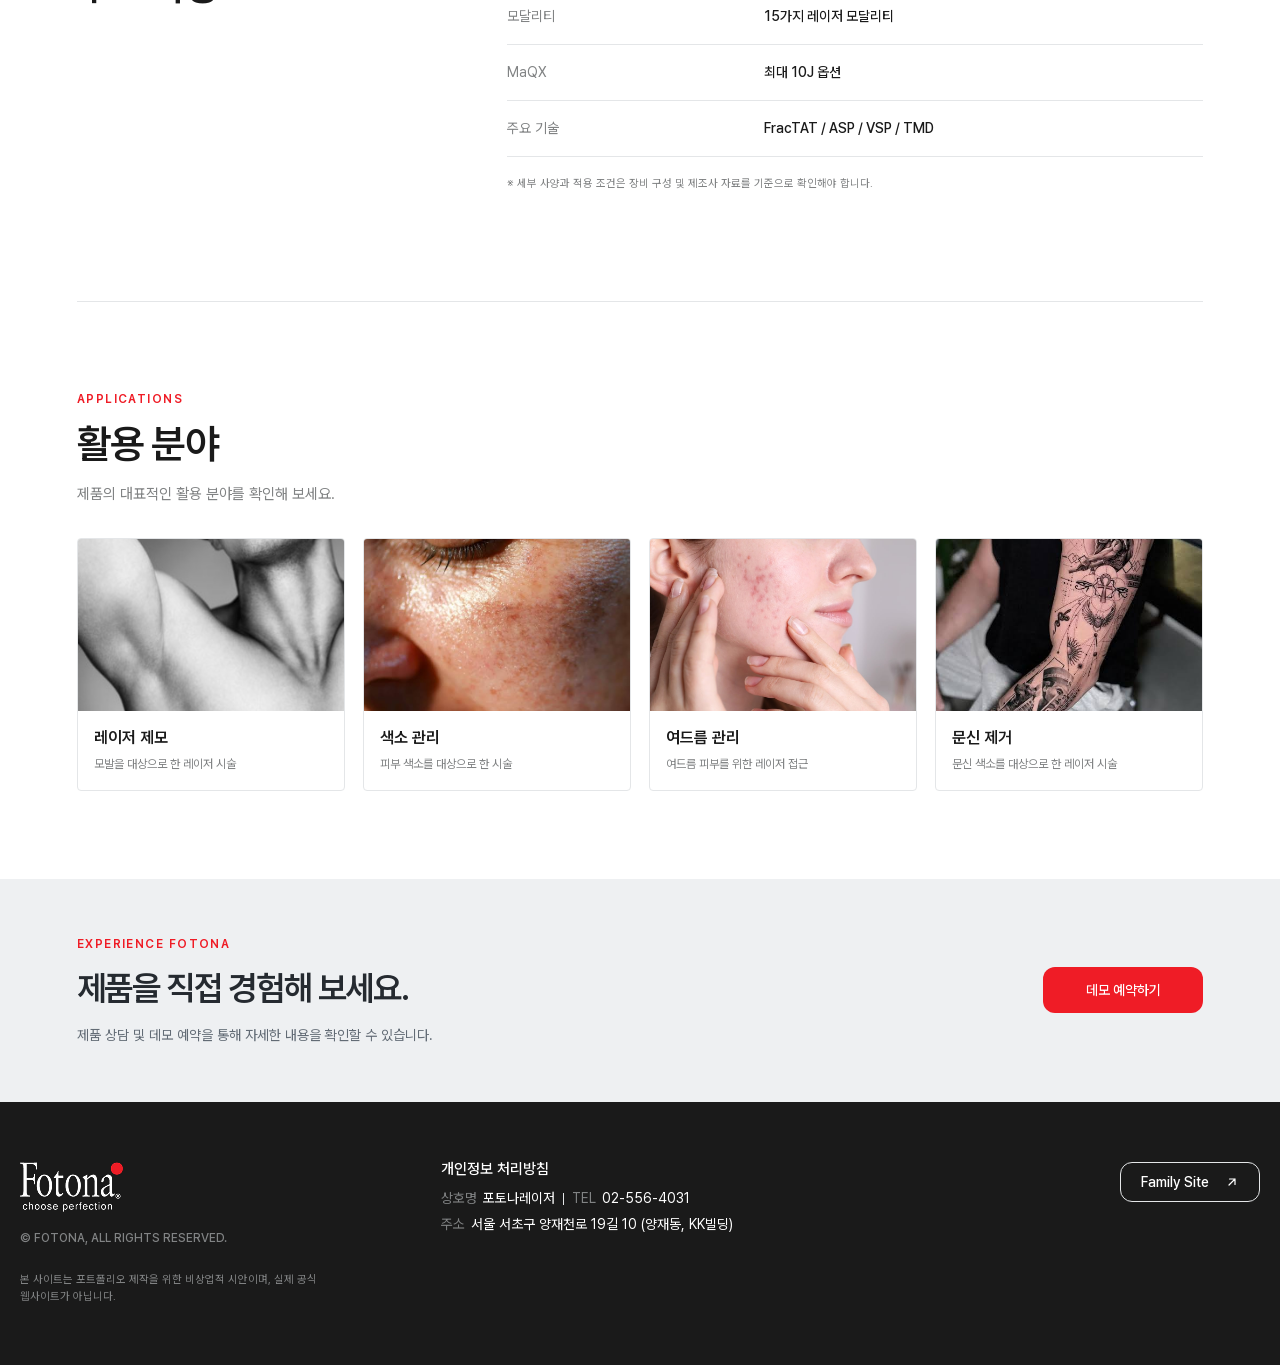
<file: fotona/starwalker-qx.html>
<!DOCTYPE html>
<html lang="ko">
<head>
<meta charset="UTF-8">
<meta name="viewport" content="width=device-width, initial-scale=1.0">
<meta name="description" content="Fotona StarWalker QX의 주요 기술과 활용 분야를 소개합니다.">
<title>StarWalker QX | 포토나 웹사이트 리뉴얼 포트폴리오</title>
<link rel="stylesheet" href="../css/default.css">
<link rel="stylesheet" href="../font/css/pretendardvariable.css">
<link rel="stylesheet" href="css/main.css">
<link rel="stylesheet" href="css/avalanchelase.css">
<link rel="stylesheet" href="css/product.css">
</head>
<body><div id="wrap">
<header class="site-header">
            <div class="header-inner">
                <a class="site-logo" href="index.html" aria-label="Fotona 메인">
                    <img src="img/logoBlack.png" alt="Fotona" width="300" height="200">
                </a>
                <nav class="main-nav" aria-label="주요 메뉴">
                    <ul class="nav-list">
                        <li class="nav-item has-submenu">
                            <a href="avalanchelase.html" aria-haspopup="true">제품 소개</a>
                            <ul class="submenu">
                                <li><a href="avalanchelase.html">AvalancheLase</a></li>
                                <li><a href="xs-dynamis.html">XS Dynamis</a></li>
                                <li><a href="starwalker-qx.html">StarWalker QX</a></li>
                            </ul>
                        </li>
                        <li class="nav-item has-submenu">
                            <a href="treatments.html" aria-haspopup="true">시술 안내</a>
                            <ul class="submenu">
                                <li><a href="treatments.html#toning">색소 토닝</a></li>
                                <li><a href="treatments.html#removal">제모</a></li>
                                <li><a href="treatments.html#acne">여드름</a></li>
                                <li><a href="treatments.html#tattoo">문신</a></li>
                                <li><a href="treatments.html#scar">흉터</a></li>
                            </ul>
                        </li>
                        <li class="nav-item"><a href="clinic.html">병원 찾기</a></li>
                        <li class="nav-item contact-item"><a href="demo.html">REQUEST A DEMO</a></li>
                    </ul>
                </nav>
            </div>
        </header>
<main class="avalanche-page">
<nav class="product-anchor-nav" id="product-list" aria-label="제품 바로가기"><div class="product-anchor-inner"><a href="avalanchelase.html">AvalancheLase</a><a href="xs-dynamis.html">XS Dynamis</a><a href="starwalker-qx.html" class="is-active" aria-current="page">StarWalker QX</a></div></nav>
<section class="avalanche-product-section starwalker-qx-section" aria-label="StarWalker QX 상세 정보">
    <div class="avalanche-intro">
        <div class="avalanche-intro-copy">
            <p class="avalanche-kicker">Q-switched laser system</p>
            <h1 id="starwalker-qx-title">StarWalker QX</h2>
            <p class="avalanche-lead">정교한 펄스 제어와 다양한 파장.<br>폭넓은 색소 시술 접근을 지원합니다.</p>
            <p class="avalanche-description">여러 파장과 펄스 모드를 기반으로 색소 및 문신 관련 시술 등에 활용할 수 있는 Q-switched 레이저 시스템입니다.</p>
        </div>
        <figure class="avalanche-intro-visual"><img src="img/starwalkerQX.jpg" alt="Fotona StarWalker QX 레이저 장비" loading="lazy"></figure>
    </div>
    <section class="avalanche-overview" aria-label="StarWalker QX 주요 정보">
        <div class="avalanche-section-heading">
            <p class="avalanche-kicker">At a glance</p>
            <h3>다양한 파장과 레이저 모달리티</h3>
        </div>
        <div class="avalanche-overview-grid">
            <article class="avalanche-overview-item"><span class="overview-value">4</span><h4>Wavelengths</h4><p>네 가지 파장 구성</p></article><article class="avalanche-overview-item"><span class="overview-value">15</span><h4>Modalities</h4><p>다양한 레이저 모달리티</p></article><article class="avalanche-overview-item"><span class="overview-value">MaQX</span><h4>Up to 10J</h4><p>고출력 펄스 옵션</p></article>
        </div>
    </section>
    <section class="avalanche-technology" aria-label="StarWalker QX 기술 및 작동 방식">
        <div class="avalanche-section-heading"><p class="avalanche-kicker">Technology</p><h3>핵심 기술과 작동 방식</h3><p>제품을 이해하는 데 필요한 주요 기술을 간결하게 살펴봅니다.</p></div>
        <div class="avalanche-tech-grid"><article class="avalanche-tech-card"><h4>FracTAT</h4><p>분획 방식의 에너지 전달을 통해 피부에 미세한 레이저 조사 영역을 형성하는 기술입니다.</p></article><article class="avalanche-tech-card"><h4>ASP / VSP / TMD</h4><p>펄스의 형태와 에너지 전달을 제어하는 다양한 모드를 제공합니다.</p></article><article class="avalanche-tech-card"><h4>VERSA3 / VERDE</h4><p>시술 목적과 파장에 맞춰 선택할 수 있는 핸드피스 옵션입니다.</p></article></div>
    </section>
    <section class="avalanche-specs" aria-label="StarWalker QX 주요 사양">
        <div class="avalanche-section-heading"><p class="avalanche-kicker">Key information</p><h3>주요 사양</h3></div>
        <dl class="avalanche-spec-list"><div><dt>파장</dt><dd>4개 파장 구성</dd></div><div><dt>모달리티</dt><dd>15가지 레이저 모달리티</dd></div><div><dt>MaQX</dt><dd>최대 10J 옵션</dd></div><div><dt>주요 기술</dt><dd>FracTAT / ASP / VSP / TMD</dd></div></dl>
        <p class="avalanche-spec-note">※ 세부 사양과 적용 조건은 장비 구성 및 제조사 자료를 기준으로 확인해야 합니다.</p>
    </section>
    <section class="avalanche-applications" aria-label="StarWalker QX 활용 분야">
        <div class="avalanche-section-heading"><p class="avalanche-kicker">Applications</p><h3>활용 분야</h3><p>제품의 대표적인 활용 분야를 확인해 보세요.</p></div>
        <div class="avalanche-application-grid">
            <article class="avalanche-application-card"><img src="img/hair_removal.jpg" alt="레이저 제모" loading="lazy"><div class="application-card-copy"><h4>레이저 제모</h4><p>모발을 대상으로 한 레이저 시술</p></div></article>
            <article class="avalanche-application-card"><img src="img/pigmented.jpg" alt="색소 관리" loading="lazy"><div class="application-card-copy"><h4>색소 관리</h4><p>피부 색소를 대상으로 한 시술</p></div></article>
            <article class="avalanche-application-card"><img src="img/acne_scar.jpg" alt="여드름 관리" loading="lazy"><div class="application-card-copy"><h4>여드름 관리</h4><p>여드름 피부를 위한 레이저 접근</p></div></article>
            <article class="avalanche-application-card"><img src="img/tatto_removal.jpg" alt="문신 제거" loading="lazy"><div class="application-card-copy"><h4>문신 제거</h4><p>문신 색소를 대상으로 한 레이저 시술</p></div></article>
        </div>
    </section>
</section>
<section class="avalanche-cta"><div><p class="avalanche-kicker">Experience Fotona</p><h2>제품을 직접 경험해 보세요.</h2><p>제품 상담 및 데모 예약을 통해 자세한 내용을 확인할 수 있습니다.</p></div><a href="demo.html" class="avalanche-cta-button">데모 예약하기</a></section>
</main><footer class="site-footer">
            <div class="footer-inner">
                <div class="footer-brand">
                    <a class="footer-logo" href="index.html" aria-label="Fotona 메인으로 이동">
                        <img src="img/logoWhite.png" alt="Fotona">
                    </a>
                    <p class="footer-copyright">© FOTONA, ALL RIGHTS RESERVED.</p>
                    <p class="footer-portfolio-notice">본 사이트는 포트폴리오 제작을 위한 비상업적 시안이며, 실제 공식 웹사이트가 아닙니다.</p>
                </div>
                <div class="footer-information">
                    <a class="footer-privacy" href="privacy.html" aria-label="개인정보 처리방침">개인정보 처리방침</a>
                    <div class="footer-company-details">
                        <p><span>상호명</span> 포토나레이저 <span class="footer-divider" aria-hidden="true"></span> <span>TEL</span> 02-556-4031</p>
                        <p><span>주소</span> 서울 서초구 양재천로 19길 10 (양재동, KK빌딩)</p>
                    </div>
                </div>
                <div class="footer-family">
                    <a class="footer-family-link" href="#" aria-label="Family Site 새 창으로 열기">
                        <span>Family Site</span>
                        <svg aria-hidden="true" viewBox="0 0 14 14" width="14" height="14" fill="none">
                            <path d="M4 10 10 4M4.5 4H10V9.5" stroke="currentColor" stroke-width="1.2" stroke-linecap="round" stroke-linejoin="round"/>
                        </svg>
                    </a>
                </div>
            </div>
        </footer></div>
<script src="js/privacy-modal.js"></script>
</body></html>
</file>
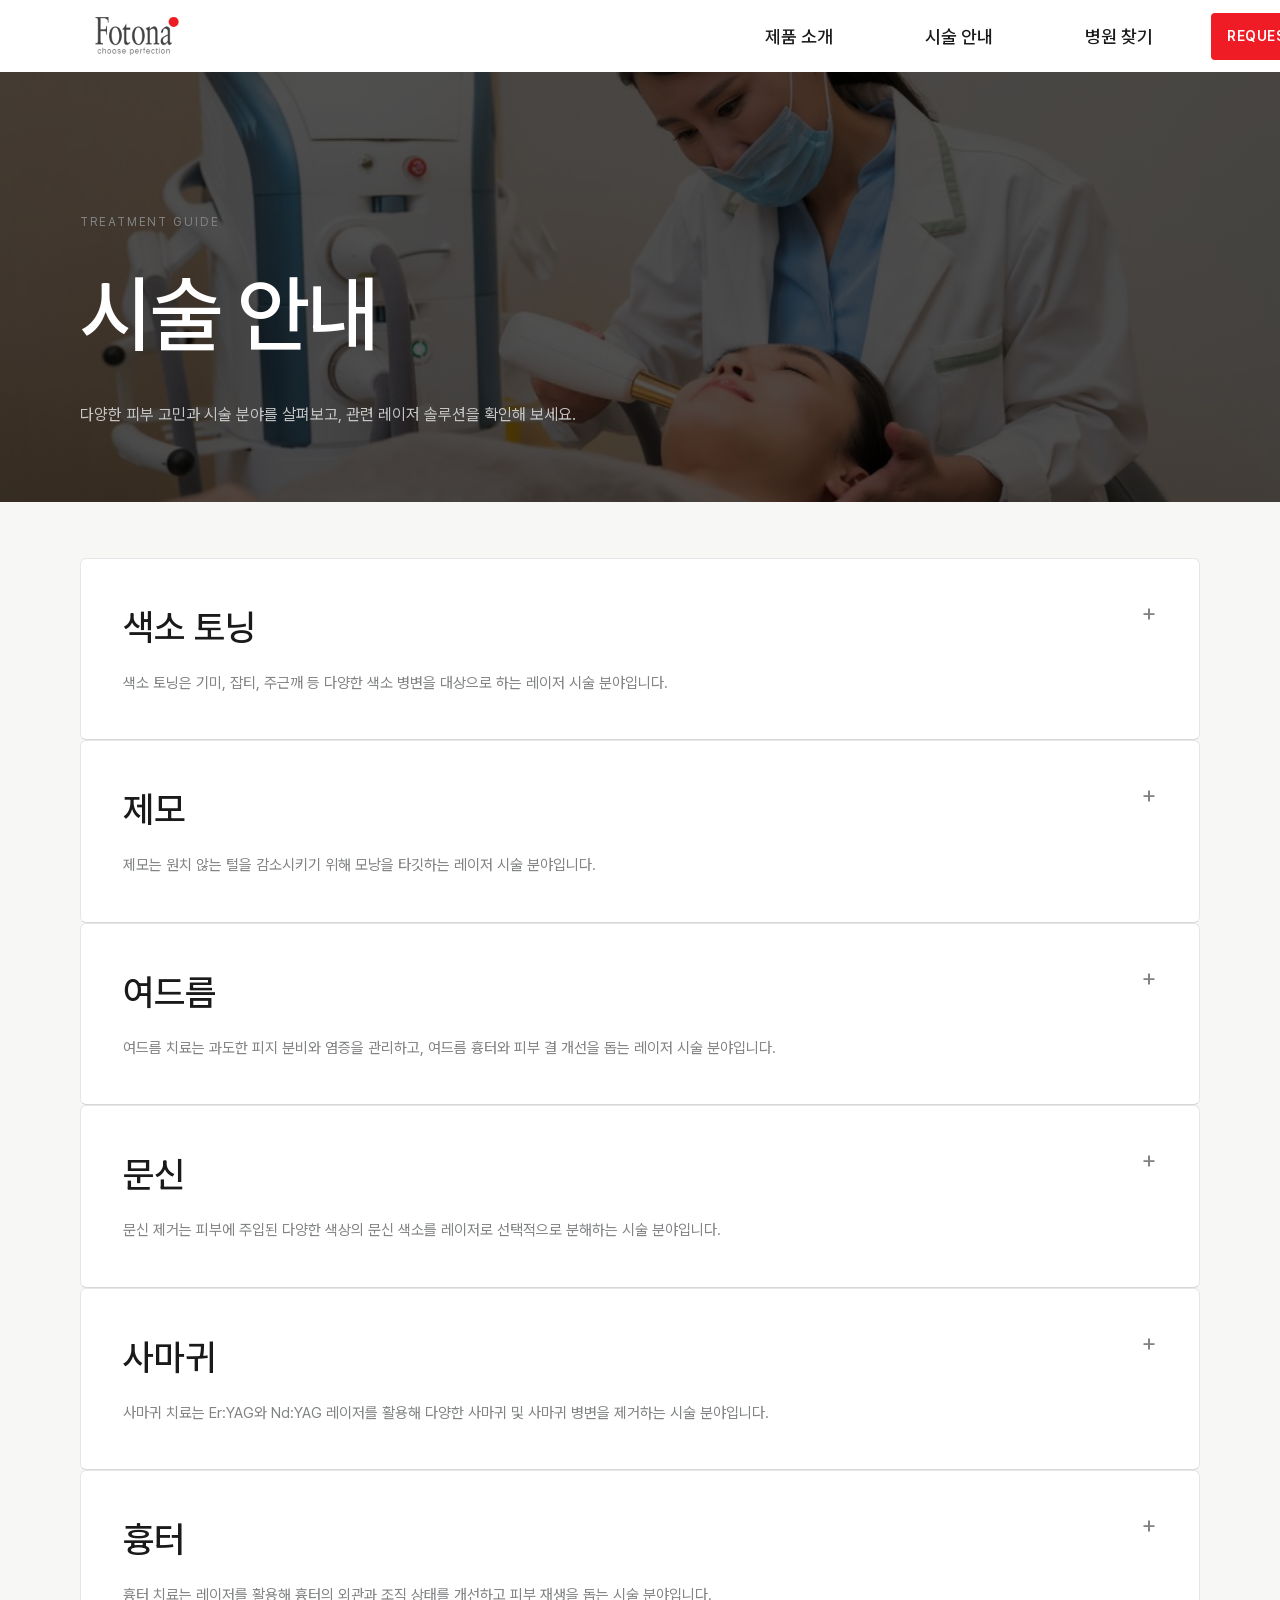
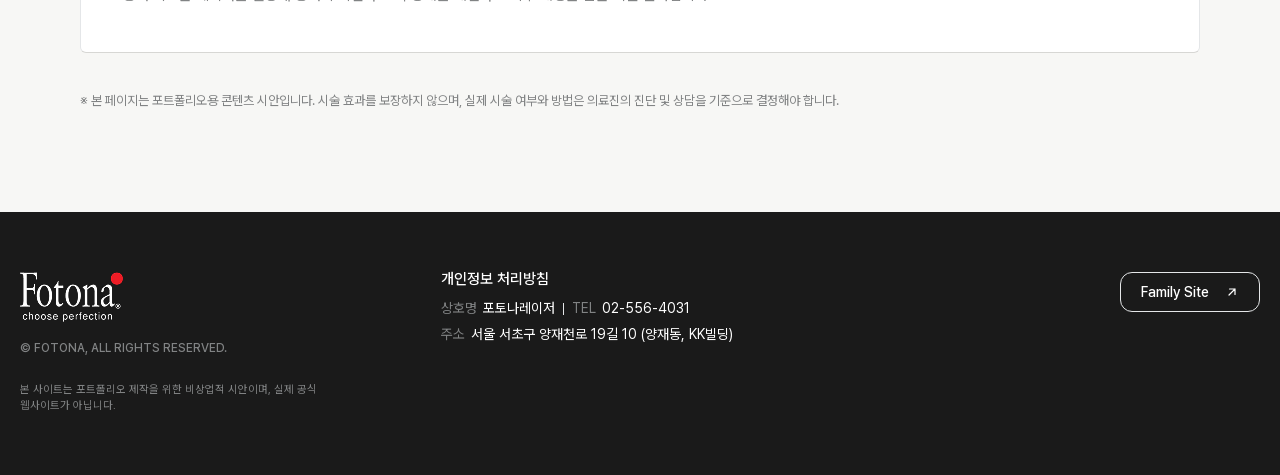
<file: fotona/treatments.html>
<!DOCTYPE html>
<html lang="ko">
<head>
    <meta charset="UTF-8">
    <meta name="viewport" content="width=device-width, initial-scale=1.0">
    <title>시술 안내 | Fotona 웹사이트 리뉴얼 포트폴리오</title>
    <link rel="stylesheet" href="../css/default.css">
    <link rel="stylesheet" href="../font/css/pretendardvariable.css">
    <link rel="stylesheet" href="css/main.css">
    <link rel="stylesheet" href="css/treatments.css">
</head>
<body>
<div id="wrap">
<header class="site-header">
            <div class="header-inner">
                <a class="site-logo" href="index.html" aria-label="Fotona 메인">
                    <img src="img/logoBlack.png" alt="Fotona" width="300" height="200">
                </a>
                <nav class="main-nav" aria-label="주요 메뉴">
                    <ul class="nav-list">
                        <li class="nav-item has-submenu">
                            <a href="avalanchelase.html" aria-haspopup="true">제품 소개</a>
                            <ul class="submenu">
                                <li><a href="avalanchelase.html">AvalancheLase</a></li>
                                <li><a href="xs-dynamis.html">XS Dynamis</a></li>
                                <li><a href="starwalker-qx.html">StarWalker QX</a></li>
                            </ul>
                        </li>
                        <li class="nav-item has-submenu">
                            <a href="treatments.html" aria-haspopup="true">시술 안내</a>
                            <ul class="submenu">
                                <li><a href="treatments.html#toning">색소 토닝</a></li>
                                <li><a href="treatments.html#removal">제모</a></li>
                                <li><a href="treatments.html#acne">여드름</a></li>
                                <li><a href="treatments.html#tattoo">문신</a></li>
                                <li><a href="treatments.html#wart">사마귀</a></li>
                                <li><a href="treatments.html#scar">흉터</a></li>
                            </ul>
                        </li>
                        <li class="nav-item"><a href="clinic.html">병원 찾기</a></li>
                        <li class="nav-item contact-item"><a href="demo.html">REQUEST A DEMO</a></li>
                    </ul>
                </nav>
            </div>
        </header>
<main class="treatments-page">
    <section class="treatments-hero">
        <div class="treatments-container">
            <p class="treatments-eyebrow">TREATMENT GUIDE</p>
            <h1>시술 안내</h1>
            <p>다양한 피부 고민과 시술 분야를 살펴보고, 관련 레이저 솔루션을 확인해 보세요.</p>
        </div>
    </section>
    <section class="treatments-list" aria-label="시술 분야">
        <div class="treatments-container">
            <article class="treatment-card" id="toning">
                <button class="treatment-card-toggle" type="button" aria-expanded="false" aria-controls="treatment-details-toning">
<div class="treatment-card-summary"><h2>색소 토닝</h2><p>색소 토닝은 기미, 잡티, 주근깨 등 다양한 색소 병변을 대상으로 하는 레이저 시술 분야입니다.</p></div>
                    <span class="treatment-card-icon" aria-hidden="true">+</span>
                </button>
                <div class="treatment-card-details treatment-toning-content" id="treatment-details-toning" hidden>
                    <section class="toning-intro">
                        <div class="toning-intro-copy">
                            <p class="toning-label">Q-SWITCHED LASER</p>
                            <h3>색소를 선택적으로 타깃하는 레이저</h3>
                            <p>색소 병변은 흔하게 나타나며 대부분 양성입니다. Q-Switched 레이저는 특정 색소에 선택적으로 흡수되는 짧고 강한 빛을 사용해 양성 색소 병변을 제거합니다.</p>
                        </div>
                        <img src="img/starwalkerQX.jpg" alt="Fotona StarWalker QX 레이저 장비" loading="lazy">
                    </section>
                    <section class="toning-wavelengths">
                        <div class="toning-section-heading">
                            <p class="toning-label">TWO WAVELENGTHS</p>
                            <h3>다양한 색소 병변을 위한 파장</h3>
                            <p>StarWalker는 점, 혈관 병변, 주근깨, 잡티, 기미 등 다양한 색소 병변 치료에 활용됩니다.</p>
                        </div>
                        <figure class="toning-wavelength-visual">
                            <img src="img/TwoWaveLength.png" alt="1064nm와 532nm 레이저의 피부 내 도달 깊이와 색소 타깃 차이를 비교한 일러스트" loading="lazy">
                        </figure>
                        <div class="toning-wavelength-grid">
                            <article><span>1064 nm</span><h4>깊은 색소 병변</h4><p>상대적으로 깊은 층의 색소를 타깃합니다.</p></article>
                            <article><span>532 nm</span><h4>표면 색소 병변</h4><p>상대적으로 표면에 가까운 색소를 타깃합니다.</p></article>
                        </div>
                    </section>
                    <section class="toning-safe">
                        <div class="toning-section-heading">
                            <p class="toning-label">SAFE &amp; MINIMALLY INVASIVE</p>
                            <h3>안전하고 효과적인 최소 침습 치료</h3>
                        </div>
                        <div class="toning-safe-layout">
                            <article class="toning-safe-item">
                                <div class="toning-safe-item-heading">
                                    <h4>색소를 선택적으로 타깃</h4>
                                </div>
                                <div class="toning-safe-item-content">
                                    <p>Q-Switched 레이저는 피부 세포가 아닌 색소를 선택적으로 파괴해 피부를 손상시키지 않고 색소를 제거할 수 있습니다. 기미 치료와 여러 색상의 문신 제거에도 활용됩니다.</p>
                                </div>
                            </article>
                            <article class="toning-safe-item">
                                <div class="toning-safe-item-heading">
                                    <h4>피부 표면의 정밀한 제거</h4>
                                </div>
                                <div class="toning-safe-item-content">
                                    <p>Er:YAG 레이저는 각화증, 점 등 색소 병변을 피부 표면과 얕은 진피층까지 정밀하게 제거하는 데 사용됩니다. 임상 연구에서는 1회 치료 후 최대 93%의 임상적·조직학적 개선이 확인되었습니다.</p>
                                </div>
                            </article>
                        </div>
                    </section>
                    <section class="toning-performance">
                        <div class="toning-section-heading">
                            <p class="toning-label">HIGH-ENERGY PULSE</p>
                            <h3>깊이와 범위를 고려한 정밀한 색소 타깃</h3>
                            <p>고에너지 단일 펄스와 다양한 조사 조건을 활용해 색소 병변의 특성과 위치를 고려한 치료를 지원합니다.</p>
                        </div>
                        <div class="toning-performance-grid">
                            <article><h4>색소를 정밀하게 타깃</h4><p>짧고 강한 레이저 펄스가 색소 입자에 전달되어, 색소를 선택적으로 타깃하는 데 활용됩니다.</p></article>
                            <article><h4>넓은 부위에도 균일한 조사</h4><p>큰 스폿 사이즈와 에너지 설정을 통해 넓은 치료 부위에 효율적으로 레이저를 조사할 수 있습니다.</p></article>
                            <article><h4>깊은 색소 병변까지 고려</h4><p>고에너지와 큰 스폿 사이즈는 상대적으로 깊은 색소 병변을 고려한 치료 조건에 활용됩니다.</p></article>
                        </div>
                    </section>
                    <section class="toning-devices">
                        <div class="toning-section-heading">
                            <p class="toning-label">LASER SYSTEMS</p>
                            <h3>색소 병변 치료 장비</h3>
                        </div>
                        <div class="toning-device-list">
                            <article><h4>StarWalker</h4><p>MaQX 피크 에너지와 네 가지 색상, 다양한 기술을 갖춘 색소 병변 제거 시스템</p></article>
                            <article><h4>AvalancheLase</h4><p>Alexandrite 755 nm와 Nd:YAG 1064 nm 듀얼 파장을 기반으로, 제모와 양성 색소 병변 치료 등에 활용되는 레이저 시스템</p></article>
                        </div>
                        <div class="toning-handpiece">
                            <div class="toning-section-heading">
                                <p class="toning-label">HANDPIECES</p>
                                <h3>시술 목적에 맞는 핸드피스</h3>
                                <p>StarWalker의 다양한 핸드피스를 살펴보세요.</p>
                            </div>
                            <div class="toning-handpiece-grid">
                                <article class="toning-handpiece-card">
                                    <div class="toning-handpiece-image"><img src="img/accessory-R28.jpg" alt="Titanium R28 핸드피스" loading="lazy"></div>
                                    <h4>Titanium R28</h4>
                                    <p>고급 스마트 컨트롤 핸드피스로, <strong>퀵 릴리스(Quick-Release) 방식</strong>과 <strong>2~8 mm 자동 스폿 크기 감지</strong> 기능을 갖추고 있습니다. StarWalker 레이저 시스템용으로 설계되었으며, Q-Switched Nd:YAG 및 KTP Nd:YAG 레이저 소스와 함께 사용할 수 있습니다.</p>
                                </article>
                                <article class="toning-handpiece-card">
                                    <div class="toning-handpiece-image"><img src="img/accessory-R29.jpg" alt="Titanium R29 핸드피스" loading="lazy"></div>
                                    <h4>Titanium R29</h4>
                                    <p>고급 스마트 컨트롤 핸드피스로, <strong>퀵 릴리스(Quick-Release) 방식</strong>과 <strong>2, 2H, 3, 10, 12.5, 20 mm 자동 스폿 크기 감지</strong> 기능을 갖추고 있습니다. StarWalker 레이저 시스템용으로 설계되었으며, Q-Switched Nd:YAG 및 KTP Nd:YAG 레이저 소스와 함께 사용할 수 있습니다.</p>
                                </article>
                                <article class="toning-handpiece-card">
                                    <div class="toning-handpiece-image"><img src="img/accessory-R58.jpg" alt="Titanium R58 핸드피스" loading="lazy"></div>
                                    <h4>Titanium R58</h4>
                                    <p>고급 스마트 컨트롤 핸드피스로, <strong>퀵 릴리스(Quick-Release) 방식</strong>과 <strong>1.5~6 mm 자동 스폿 크기 감지</strong> 기능을 갖추고 있습니다. StarWalker 레이저 시스템용으로 설계되었으며, VERDE KTP 레이저 소스와 함께 사용할 수 있습니다.</p>
                                </article>
                            </div>
                        </div>
                    </section>
                </div>
            </article>
            <article class="treatment-card" id="removal">
                <button class="treatment-card-toggle" type="button" aria-expanded="false" aria-controls="treatment-details-removal">
<div class="treatment-card-summary"><h2>제모</h2><p>제모는 원치 않는 털을 감소시키기 위해 모낭을 타깃하는 레이저 시술 분야입니다.</p></div>
                    <span class="treatment-card-icon" aria-hidden="true">+</span>
                </button>
                <div class="treatment-card-details treatment-toning-content" id="treatment-details-removal" hidden>
                    <section class="toning-intro">
                        <div class="toning-intro-copy">
                            <p class="toning-label">FRAC3® TECHNOLOGY</p>
                            <h3>모낭을 정밀하게 타깃하는 레이저 제모</h3>
                            <p>Fotona의 고성능 Nd:YAG 레이저 시스템은 FRAC3® 기술을 적용해 선택적·균일한 광열 작용을 조합합니다. 이를 통해 모낭을 효과적으로 타깃하고, 안전하고 효율적인 털 감소를 지원합니다.</p>
                        </div>
                        <img src="img/AvalancheLase.jpg" alt="Fotona AvalancheLase 레이저 장비" loading="lazy">
                    </section>
                    <section class="toning-safe">
                        <div class="toning-section-heading">
                            <p class="toning-label">SAFE FOR ALL SKIN TYPES</p>
                            <h3>다양한 피부 타입을 고려한 제모</h3>
                        </div>
                        <div class="toning-safe-layout">
                            <article class="toning-safe-item">
                                <div class="toning-safe-item-heading"><h4>Nd:YAG 레이저와 피부 안전성</h4></div>
                                <div class="toning-safe-item-content">
                                    <p>Fotona의 Nd:YAG 레이저는 펄스 제어 기술과 고유한 3차원 조사 패턴인 FRAC3®을 적용해 안전하고 효과적인 제모를 지원합니다. 제조사 자료에서는 Nd:YAG 파장이 모든 피부 타입에 사용하기에 안전한 제모 파장으로 소개됩니다.</p>
                                </div>
                            </article>
                            <article class="toning-safe-item">
                                <div class="toning-safe-item-heading"><h4>피부와 모발 상태에 맞춘 치료</h4></div>
                                <div class="toning-safe-item-content">
                                    <p>제모 결과는 피부 타입과 모발 상태, 시술자의 숙련도 및 치료 계획에 따라 달라집니다. 많은 경우 원치 않는 털이 눈에 띄게 감소하며, 이후 자라는 털은 이전보다 가늘고 옅어질 수 있습니다.</p>
                                </div>
                            </article>
                        </div>
                    </section>
                    <section class="toning-performance">
                        <div class="toning-section-heading">
                            <p class="toning-label">HIGH-PERFORMANCE HAIR REDUCTION</p>
                            <h3>넓은 부위도 빠르고 균일하게</h3>
                            <p>고성능 S-11 스캐너와 고출력 레이저 펄스를 결합해 다리, 등, 가슴처럼 넓은 부위를 효율적으로 조사할 수 있습니다.</p>
                        </div>
                        <div class="toning-performance-grid">
                            <article><h4>넓은 부위의 효율적인 시술</h4><p>Fotona의 S-11 스캐너를 활용하면 넓은 치료 부위를 빠르고 효율적으로 조사할 수 있습니다.</p></article>
                            <article><h4>균일한 레이저 조사</h4><p>높은 피크 출력의 레이저 펄스로 넓은 스캔 영역을 균일하게 조사하도록 설계되었습니다.</p></article>
                            <article><h4>치료 간격과 횟수</h4><p>제조사 자료에서는 치료 부위에 따라 6~8주 간격으로 3~5회 시술을 권장하는 예를 제시합니다. 실제 계획은 의료진의 진단에 따라 달라집니다.</p></article>
                        </div>
                    </section>
                    <section class="toning-performance">
                        <div class="toning-section-heading">
                            <p class="toning-label">VSP TECHNOLOGY</p>
                            <h3>피부 표면을 고려한 에너지 전달</h3>
                            <p>Fotona의 Nd:YAG 레이저에는 VSP(Variable Square Pulse) 기술이 적용되어, 피부 표면에 불필요한 에너지를 전달하지 않으면서 피부 깊은 곳에 열 효과를 형성하도록 설계되었습니다.</p>
                        </div>
                        <div class="toning-performance-grid">
                            <article><h4>가변 사각 펄스 제어</h4><p>VSP는 레이저 펄스의 특성을 제어해 목표 조직에 에너지를 전달하는 데 활용됩니다.</p></article>
                            <article><h4>목표 구조에 집중</h4><p>제조사 설명에 따르면 VSP 펄스는 목표 구조에 열 효과를 제한하고, 피부에 불필요한 에너지가 축적되는 것을 줄이도록 설계되었습니다.</p></article>
                            <article><h4>깊은 층의 열 작용</h4><p>레이저 에너지가 피부 깊은 곳에 전달되어 열 효과를 형성하며, 표면 손상을 최소화하는 비박피 방식으로 활용됩니다.</p></article>
                        </div>
                    </section>
                    <section class="toning-devices">
                        <div class="toning-section-heading">
                            <p class="toning-label">ND:YAG LASER SYSTEMS</p>
                            <h3>제모에 활용되는 레이저 시스템</h3>
                            <p>Fotona의 Nd:YAG 레이저 시스템은 장기적인 제모뿐 아니라 다양한 피부 미용 시술에도 활용됩니다.</p>
                        </div>
                        <div class="toning-device-list">
                            <article><h4>AvalancheLase</h4><p>Alexandrite 755 nm와 Nd:YAG 1064 nm의 듀얼 파장을 기반으로, 피부와 모발 상태를 고려한 레이저 제모에 활용되는 시스템입니다.</p></article>
                            <article><h4>StarWalker</h4><p>VERSA3, FRAC3, MaQX 모드를 통해 얼굴 부위 제모에 활용할 수 있습니다. MaQX의 높은 피크 에너지와 네 가지 색상, FracTAT™ 기술을 바탕으로 문신 및 색소 병변 제거에도 활용되는 시스템입니다.</p></article>
                        </div>
                    </section>
                    <section class="toning-devices">
                        <div class="toning-section-heading">
                            <p class="toning-label">HANDPIECES &amp; ACCESSORIES</p>
                            <h3>시술 부위에 맞춘 핸드피스와 액세서리</h3>
                        </div>
                        <div class="toning-handpiece-grid hair-removal-handpiece-grid">
                            <article class="toning-handpiece-card">
                                <div class="toning-handpiece-image"><img src="img/accessory-LX_RunnerScanner.jpg" alt="LX-Runner Scanner 핸드피스" loading="lazy"></div>
                                <h4>LX-Runner Scanner</h4>
                                <p>DMC™ 냉각 기술과 MatrixView® 온도 센서가 내장되어 넓은 부위의 시술에 적합합니다. 최대 64 cm² 영역을 스캔하며, 두 파장을 지원하고 9 mm 및 11 mm 스폿 크기로 제공됩니다.</p>
                            </article>
                            <article class="toning-handpiece-card">
                                <div class="toning-handpiece-image"><img src="img/accessory-R35X.jpg" alt="R35X 핸드피스" loading="lazy"></div>
                                <h4>R35X</h4>
                                <p>두 가지 파장을 전달하며, 별도의 공기 냉각 장치가 필요 없는 DMC™ 냉각 기술과 MatrixView® 온도 센서가 내장되어 있습니다. 장착된 광학 장치에 따라 2~30 mm 범위의 가변 플랫 빔 스폿 크기를 사용할 수 있습니다.</p>
                            </article>
                        </div>
                    </section>
                </div>
            </article>
            <article class="treatment-card" id="acne">
                <button class="treatment-card-toggle" type="button" aria-expanded="false" aria-controls="treatment-details-acne">
<div class="treatment-card-summary"><h2>여드름</h2><p>여드름 치료는 과도한 피지 분비와 염증을 관리하고, 여드름 흉터와 피부 결 개선을 돕는 레이저 시술 분야입니다.</p></div>
                    <span class="treatment-card-icon" aria-hidden="true">+</span>
                </button>
                <div class="treatment-card-details treatment-toning-content" id="treatment-details-acne" hidden>
                    <section class="toning-intro">
                        <div class="toning-intro-copy">
                            <p class="toning-label">ACNE &amp; ACNE SCAR TREATMENT</p>
                            <h3>활성 여드름부터 흉터까지 고려하는 레이저 치료</h3>
                            <p>Fotona는 여드름의 염증과 피지 분비를 관리하는 치료부터 여드름 흉터의 피부 결을 개선하는 치료까지, 피부 상태에 맞춘 레이저 치료 프로토콜을 제공합니다. Nd:YAG 레이저는 피부 깊숙이 전달되어 과도하게 활성화된 피지선을 선택적으로 타깃하고 새로운 염증이 발생할 위험을 줄이는 데 활용됩니다.</p>
                        </div>
                    
                        <img src="img/xsdynamis.jpg" alt="Fotona XS Dynamis 레이저 장비" loading="lazy"></section>
                    <section class="toning-safe">
                        <div class="toning-section-heading">
                            <p class="toning-label">ACTIVE ACNE</p>
                            <h3>염증과 피지 분비를 관리하는 치료</h3>
                        </div>
                        <div class="toning-safe-layout">
                            <article class="toning-safe-item">
                                <div class="toning-safe-item-heading"><h4>Nd:YAG 레이저의 선택적 열 작용</h4></div>
                                <div class="toning-safe-item-content">
                                    <p>Nd:YAG 레이저는 피부에 안전하게 침투해 적절한 깊이에서 열을 전달합니다. 빛의 선택적 흡수와 제어된 가열 작용을 통해 과도하게 활성화된 피지선을 타깃하고 여드름 염증을 완화하는 데 도움을 줍니다.</p>
                                </div>
                            </article>
                            <article class="toning-safe-item">
                                <div class="toning-safe-item-heading"><h4>피부 회복과 콜라겐 리모델링</h4></div>
                                <div class="toning-safe-item-content">
                                    <p>Nd:YAG 레이저 치료는 피부의 회복 과정을 촉진하고 콜라겐 리모델링을 유도하는 데 활용됩니다. 이는 여드름을 장기적으로 관리하고 피부 상태를 개선하는 과정에서 중요한 역할을 합니다.</p>
                                </div>
                            </article>
                        </div>
                    </section>
                    <section class="toning-performance">
                        <div class="toning-section-heading">
                            <p class="toning-label">ACNE SCAR REVISION</p>
                            <h3>피부 결을 고려한 부드러운 흉터 개선</h3>
                            <p>여드름 흉터에는 Er:YAG 레이저를 활용한 정밀한 피부 재생 치료가 적용될 수 있습니다. 피부 표면의 미세한 층을 제거해 흉터 조직을 정리하고, 진피층의 새로운 콜라겐 생성을 유도합니다.</p>
                        </div>
                        <figure class="treatment-visual-placeholder">
                            <span class="treatment-visual-placeholder-label">VISUAL CONTENT</span>
                            <strong>[이미지 필요]</strong>
                            <figcaption>여드름 피부 상태와 레이저 적용 부위를 보여주는 이미지</figcaption>
                        </figure>
                        <div class="toning-performance-grid">
                            <article><h4>정밀한 표면 재생</h4><p>Er:YAG 레이저는 피부의 얕은 미세층에 흡수되어 흉터가 있는 조직을 정밀하게 제거하는 데 활용됩니다.</p></article>
                            <article><h4>피부 결과 톤 개선</h4><p>흉터가 있는 피부 표면을 부드럽게 재생해 피부 결과 톤을 개선하는 데 도움을 줍니다.</p></article>
                            <article><h4>깊이 조절이 가능한 시술</h4><p>레이저 피부 재생은 에너지와 침투 깊이를 정밀하게 조절할 수 있어, 피부 상태와 치료 목적에 맞춘 접근이 가능합니다.</p></article>
                        </div>
                    </section>
                    <section class="toning-performance">
                        <div class="toning-section-heading">
                            <p class="toning-label">CONTROLLED LASER ENERGY</p>
                            <h3>치료 목적에 맞춘 정밀한 에너지 전달</h3>
                            <p>Fotona의 VSP(Variable Square Pulse) 기술은 레이저 펄스의 특성을 조절해 목표 조직에 에너지를 전달하도록 설계되었습니다. Er:YAG 레이저의 정밀한 박피 작용과 Nd:YAG 레이저의 깊은 열 작용을 조합해 다양한 피부 치료에 활용할 수 있습니다.</p>
                        </div>
                        <div class="toning-performance-grid">
                            <article><h4>가변 펄스 제어</h4><p>VSP 기술을 통해 레이저 펄스의 지속 시간과 에너지 전달 특성을 조절할 수 있습니다.</p></article>
                            <article><h4>박피와 비박피 방식</h4><p>치료 목적에 따라 피부 표면을 정밀하게 재생하거나 피부 표면 손상을 줄인 열 작용을 활용합니다.</p></article>
                            <article><h4>피부 상태에 맞춘 치료</h4><p>레이저 종류와 조사 조건을 조절해 여드름 및 흉터 상태에 맞는 치료 계획을 세울 수 있습니다.</p></article>
                        </div>
                    </section>
                    <section class="toning-devices">
                        <div class="toning-section-heading">
                            <p class="toning-label">LASER SYSTEMS</p>
                            <h3>여드름 및 흉터 치료에 활용되는 장비</h3>
                            <p>Fotona의 레이저 시스템은 여드름 치료와 피부 재생을 비롯해 다양한 피부 미용 및 피부과 시술에 활용됩니다.</p>
                        </div>
                        <div class="toning-device-list">
                            <article><h4>XS Dynamis</h4><p>Nd:YAG와 Er:YAG 레이저를 기반으로 여드름 관리와 여드름 흉터 개선 등 다양한 피부 치료에 활용할 수 있는 시스템입니다.</p></article>
                            <article><h4>StarWalker QX</h4><p>VERSA3와 FRAC3® 모드를 활용해 여드름 치료에 적용할 수 있으며, 색소 병변과 문신 제거 등 다양한 피부 치료에도 활용되는 레이저 시스템입니다.</p></article>
                        </div>
                    </section>
                </div>
            </article>
            <article class="treatment-card" id="tattoo">
                <button class="treatment-card-toggle" type="button" aria-expanded="false" aria-controls="treatment-details-tattoo">
                    <div class="treatment-card-summary">
                        <h2>문신</h2>
                        <p>문신 제거는 피부에 주입된 다양한 색상의 문신 색소를 레이저로 선택적으로 분해하는 시술 분야입니다.</p>
                    </div>
                    <span class="treatment-card-icon" aria-hidden="true">+</span>
                </button>
                <div class="treatment-card-details treatment-toning-content" id="treatment-details-tattoo" hidden>
                    <section class="toning-intro">
                        <div class="toning-intro-copy">
                            <p class="toning-label">Q-SWITCHED LASER</p>
                            <h3>다양한 색상의 문신 색소를 선택적으로 제거</h3>
                            <p>Q-Switched 레이저는 복잡하고 여러 색상이 섞인 문신을 제거하는 데 적합한 레이저입니다. 주파수를 변환한 KTP를 포함한 다중 파장 Q-Switched 시스템은 매우 짧고 강한 빛을 발생시킵니다. 이 빛은 피부의 표면층을 지나 문신 색소에 선택적으로 흡수되어 작용합니다.</p>
                        </div>
                        <img src="img/starwalkerQX.jpg" alt="Fotona StarWalker QX 레이저 장비" loading="lazy">
                    </section>
                    <section class="toning-performance">
                        <div class="toning-section-heading">
                            <p class="toning-label">HIGH ENERGY · NANOSECOND PULSES</p>
                            <h3>높은 에너지로 효과적인 색소 제거</h3>
                            <p>Fotona의 Q-Switched 기술은 나노초 단위의 고에너지 펄스를 발생시켜 다양한 문신 색소를 제거하는 데 활용됩니다. 큰 스폿 사이즈와 높은 에너지를 함께 사용하면 피부 깊은 곳에 위치한 색소 구조까지 도달할 수 있어, 한 번의 시술에서 치료 효율을 높이는 데 도움을 줍니다.</p>
                        </div>
                        <div class="toning-performance-grid">
                            <article><h4>고에너지 나노초 펄스</h4><p>짧은 시간에 높은 에너지를 전달해 문신 색소를 효과적으로 타깃합니다.</p></article>
                            <article><h4>큰 스폿 사이즈</h4><p>큰 조사 영역을 활용해 깊은 곳에 위치한 색소 구조까지 고려한 치료가 가능합니다.</p></article>
                            <article><h4>시술 효율 향상</h4><p>에너지와 조사 조건을 조합해 치료 과정의 효율을 높이는 데 활용됩니다.</p></article>
                        </div>
                    </section>
                    <section class="toning-wavelengths">
                        <div class="toning-section-heading">
                            <p class="toning-label">MULTI-WAVELENGTH</p>
                            <h3>다양한 색상의 문신에 대응하는 파장</h3>
                            <p>Fotona의 Q-Switched 레이저는 한 시스템에서 네 가지 파장을 제공해 다양한 문신 색소에 대응합니다. 짧은 에너지 펄스가 색소 입자를 더 작은 조각으로 분해하면, 이후 신체의 면역 체계가 이를 서서히 제거합니다.</p>
                        </div>
                        <div class="toning-wavelength-grid">
                            <article><span>4</span><h4>다중 파장</h4><p>일반적으로 사용되는 여러 색상의 문신 색소를 고려한 네 가지 파장을 제공합니다.</p></article>
                            <article><span>3 weeks</span><h4>시술 간격</h4><p>색소 잔여물이 몸에서 정리될 수 있도록 제조사 자료에서는 시술 사이에 약 3주 간격을 두도록 안내합니다.</p></article>
                        </div>
                        <div class="toning-safe-layout tattoo-wavelength-support">
                            <article class="toning-safe-item">
                                <div class="toning-safe-item-heading"><h4>여러 차례의 치료가 필요할 수 있습니다</h4></div>
                                <div class="toning-safe-item-content"><p>문신 시술 자체는 몇 분 내에 진행되는 경우도 있지만, 문신을 완전히 제거하기 위해서는 일반적으로 여러 차례의 치료가 필요합니다. 색상, 색소 깊이, 문신 상태와 피부 반응에 따라 횟수와 간격은 달라질 수 있습니다.</p></div>
                            </article>
                            <article class="toning-safe-item">
                                <div class="toning-safe-item-heading"><h4>색소가 분해된 후의 과정</h4></div>
                                <div class="toning-safe-item-content"><p>레이저 에너지는 문신 색소를 작은 입자로 분해하며, 분해된 색소는 신체의 면역 체계를 통해 점차 제거됩니다.</p></div>
                            </article>
                        </div>
                    </section>
                    <section class="toning-safe">
                        <div class="toning-section-heading">
                            <p class="toning-label">HOMOGENEOUS BEAM PROFILE</p>
                            <h3>균일한 빔으로 정밀하고 안전성을 고려한 시술</h3>
                            <p>레이저 빔의 에너지가 조사 영역에 균일하게 분포하면 시술 부위에 고르게 전달됩니다. Fotona는 특허 기술인 OPTOflex®와 Vacuum Cell Technologies 등을 통해 균일한 빔 프로파일을 구현하고, 표피 손상을 줄이며 출혈이나 일시적인 피부 결 변화와 같은 부작용 위험을 낮추는 데 초점을 맞춥니다.</p>
                        </div>
                        <div class="toning-safe-layout">
                            <article class="toning-safe-item">
                                <div class="toning-safe-item-heading"><h4>균일한 에너지 분포</h4></div>
                                <div class="toning-safe-item-content"><p>빔 프로파일의 균일성은 레이저 에너지가 치료 영역에 고르게 전달되도록 하여 시술의 정밀도와 안전성을 높이는 데 기여합니다.</p></div>
                            </article>
                            <article class="toning-safe-item">
                                <div class="toning-safe-item-heading"><h4>피부 표면 손상 최소화</h4></div>
                                <div class="toning-safe-item-content"><p>표피 손상을 줄이고 출혈, 조직의 튐 현상, 일시적인 피부 질감 변화 등의 위험을 낮추도록 설계되었습니다.</p></div>
                            </article>
                        </div>
                    </section>
                    <section class="toning-performance">
                        <div class="toning-section-heading">
                            <p class="toning-label">FRAC TAT™ TECHNOLOGY</p>
                            <h3>깊은 색소까지 고려하는 문신 제거 기술</h3>
                            <p>StarWalker의 고에너지 단일 나노초 펄스는 동일한 수준의 에너지를 여러 펄스로 나누어 전달하는 방식보다 색소 제거에 효율적으로 활용될 수 있습니다. 단일 고에너지 펄스는 피부 조직 내 빛의 산란 영향을 줄여 큰 스폿 사이즈에서도 효과적인 조사를 가능하게 하며, 더 깊은 색소를 타깃하는 데 도움을 줍니다.</p>
                        </div>
                        <figure class="treatment-visual-placeholder">
                            <span class="treatment-visual-placeholder-label">VISUAL CONTENT</span>
                            <strong>[이미지 필요]</strong>
                            <figcaption>문신 색상별 레이저 파장 및 색소 반응 비교 이미지</figcaption>
                        </figure>
                        <div class="toning-performance-grid">
                            <article><h4>단일 펄스의 높은 효율</h4><p>고에너지 단일 펄스 기술은 색소에 에너지를 집중적으로 전달하는 데 활용됩니다.</p></article>
                            <article><h4>큰 스폿과 낮은 플루언스</h4><p>큰 스폿 사이즈를 사용할 수 있어 효과적인 조사에 필요한 플루언스를 낮추고, 원치 않는 조직 반응의 위험을 줄이는 데 도움을 줍니다.</p></article>
                            <article><h4>FracTAT™ 시술</h4><p>Fotona의 특허 FracTAT™ 시술을 적용하면 한 번의 치료 과정에서 문신 색소 제거의 효율을 높이는 데 활용할 수 있습니다.</p></article>
                        </div>
                    </section>
                    <section class="toning-safe">
                        <div class="toning-section-heading">
                            <p class="toning-label">ASP · FRACTAT™ PROCEDURE</p>
                            <h3>미세 통로를 활용한 색소 제거</h3>
                            <p>제조사 설명에 따르면 ASP 기반 StarWalker 레이저 시스템의 FracTAT™ 시술은 특수 박피 핸드피스와 MaQX10 레이저 펄스로 피부에 미세한 구멍을 형성하는 과정으로 시작됩니다. 이 미세 통로는 시술 중 발생하는 가스가 빠져나가도록 도와 압력이 과도하게 쌓이는 것을 줄이고, 레이저가 깊은 색소에 도달해 색소 제거를 촉진하도록 설계되었습니다.</p>
                        </div>
                        <div class="toning-safe-layout">
                            <article class="toning-safe-item">
                                <div class="toning-safe-item-heading"><h4>미세 통로 형성</h4></div>
                                <div class="toning-safe-item-content"><p>특수 박피 핸드피스와 레이저 펄스를 이용해 피부에 미세한 통로를 만듭니다.</p></div>
                            </article>
                            <article class="toning-safe-item">
                                <div class="toning-safe-item-heading"><h4>압력 완화와 색소 접근</h4></div>
                                <div class="toning-safe-item-content"><p>통로를 통해 시술 중 발생하는 가스가 배출되며, 깊은 색소에 레이저가 도달하도록 돕습니다.</p></div>
                            </article>
                        </div>
                    </section>
                    <section class="toning-devices">
                        <div class="toning-section-heading">
                            <p class="toning-label">LASER SYSTEM</p>
                            <h3>문신 제거에 활용되는 장비</h3>
                            <p>Fotona의 문신 제거 시술은 다음 레이저 시스템을 활용할 수 있습니다.</p>
                        </div>
                        <div class="toning-device-list">
                            <article><h4>StarWalker</h4><p>MaQX의 높은 피크 에너지, 네 가지 파장과 자체 개발 FracTAT™ 시술을 기반으로 다양한 색상의 문신 제거에 활용되는 레이저 시스템입니다.</p></article>
                        </div>
                    </section>
                    <section class="toning-devices">
                        <div class="toning-section-heading">
                            <p class="toning-label">HANDPIECES &amp; ACCESSORIES</p>
                            <h3>문신 제거에 활용되는 핸드피스</h3>
                            <p>문신의 형태와 색상에 따라 프랙셔널 및 염료 레이저 핸드피스를 활용합니다.</p>
                        </div>
                        <div class="toning-handpiece-grid">
                            <article class="toning-handpiece-card">
                                <div class="toning-handpiece-image"><img src="img/accessory-FS20A.jpg" alt="Titanium FS20A 프랙셔널 핸드피스" loading="lazy"></div>
                                <h4>Titanium FS20A</h4>
                                <p>9 × 9 mm 영역에 81개의 픽셀을 형성하는 프랙셔널 핸드피스입니다. <strong>퀵 릴리스(Quick-Release)</strong> 구조와 자동 핸드피스 인식 기능을 갖추고 있으며, StarWalker의 Q-Switched Nd:YAG 레이저 소스와 함께 사용됩니다.</p>
                            </article>
                            <article class="toning-handpiece-card">
                                <div class="toning-handpiece-image"><img src="img/accessory-LeoQX.jpg" alt="Leo QX 프랙셔널 핸드피스" loading="lazy"></div>
                                <h4>Leo QX</h4>
                                <p>2 × 10 mm 직사각형 패턴과 3 × 11 픽셀 구조로, <strong>선형 문신과 반영구 화장</strong> 제거에 적합합니다. StarWalker MaQX의 1064 nm Q-Switched 레이저 소스와 함께 사용됩니다.</p>
                            </article>
                            <article class="toning-handpiece-card">
                                <div class="toning-handpiece-image"><img src="img/accessory-RedLaseQX.jpg" alt="RedLase QX 염료 레이저 핸드피스" loading="lazy"></div>
                                <h4>RedLase QX</h4>
                                <p>650 nm 염료 레이저 기술을 활용해 <strong>녹색 문신 색소</strong> 제거에 사용됩니다. 원형 풀빔 방식으로 2, 3, 5 mm의 스폿 크기를 제공합니다.</p>
                            </article>
                        </div>
                    </section>
                </div>
            </article>
            <article class="treatment-card" id="wart">
                <button class="treatment-card-toggle" type="button" aria-expanded="false" aria-controls="treatment-details-wart">
                    <div class="treatment-card-summary">
                        <h2>사마귀</h2>
                        <p>사마귀 치료는 Er:YAG와 Nd:YAG 레이저를 활용해 다양한 사마귀 및 사마귀 병변을 제거하는 시술 분야입니다.</p>
                    </div>
                    <span class="treatment-card-icon" aria-hidden="true">+</span>
                </button>
                <div class="treatment-card-details treatment-toning-content" id="treatment-details-wart" hidden>
                    <section class="toning-intro">
                        <div class="toning-intro-copy">
                            <p class="toning-label">ER:YAG &amp; ND:YAG LASER</p>
                            <h3>사마귀 병변을 정밀하게 제거하는 레이저 치료</h3>
                            <p>Fotona의 Er:YAG와 Nd:YAG 레이저는 다양한 사마귀와 사마귀 병변 치료에 활용됩니다. Er:YAG 레이저는 병변을 정밀하게 제거하고, Nd:YAG 레이저는 병변에 혈액을 공급하는 혈관을 선택적으로 타깃해 치료 효과를 유도합니다.</p>
                        </div>
                        <img src="img/xsdynamis.jpg" alt="Fotona XS Dynamis 레이저 장비" loading="lazy">
                    </section>
                    <section class="toning-performance">
                        <div class="toning-section-heading">
                            <p class="toning-label">PRECISE WART REMOVAL</p>
                            <h3>병변의 특성에 맞춘 두 가지 레이저 작용</h3>
                            <p>레이저의 종류와 작용 방식을 조합해 병변의 표면과 깊이를 고려한 치료를 진행합니다.</p>
                        </div>
                        <figure class="treatment-visual-placeholder">
                            <span class="treatment-visual-placeholder-label">VISUAL CONTENT</span>
                            <strong>[이미지 필요]</strong>
                            <figcaption>Er:YAG 박피와 Nd:YAG 혈관 타깃 작용 비교 이미지</figcaption>
                        </figure>
                        <div class="toning-performance-grid">
                            <article><h4>Er:YAG · 정밀한 병변 제거</h4><p>Er:YAG 레이저는 사마귀 조직을 정밀하게 박피·제거해 병변의 형태와 범위에 맞춘 치료를 지원합니다.</p></article>
                            <article><h4>Nd:YAG · 혈관 타깃</h4><p>Nd:YAG 레이저는 깊이 침투해 사마귀에 혈액을 공급하는 혈관을 선택적으로 응고시킵니다. 이후 병변 조직의 괴사를 유도하며, 굳은살로 덮인 조직에도 에너지를 전달할 수 있습니다.</p></article>
                            <article><h4>회복과 재발 가능성 고려</h4><p>제조사 자료에서는 레이저의 항균 작용이 회복을 돕고 재발 가능성을 낮추는 데 기여할 수 있다고 설명합니다. 실제 결과는 병변과 환자의 상태에 따라 달라질 수 있습니다.</p></article>
                        </div>
                    </section>
                    <section class="toning-performance">
                        <div class="toning-section-heading">
                            <p class="toning-label">VSP TECHNOLOGY</p>
                            <h3>목표 조직에 집중하는 에너지 전달</h3>
                            <p>Fotona의 Nd:YAG 레이저에는 VSP(Variable Square Pulse) 기술이 적용됩니다. 짧고 정밀하게 제어된 펄스로 피부 표면의 불필요한 에너지 전달을 줄이면서, 목표 조직 깊이에 열 효과를 형성하도록 설계되었습니다.</p>
                        </div>
                        <div class="toning-performance-grid">
                            <article><h4>깊은 조직까지 에너지 전달</h4><p>Nd:YAG 레이저는 피부 깊은 층에 에너지를 전달해 병변 내부의 목표 구조를 타깃합니다.</p></article>
                            <article><h4>목표 구조에 제한된 열 작용</h4><p>Fotona의 VSP 펄스는 목표 구조에 열 효과를 집중시키고, 주변 피부에 불필요한 에너지가 전달되는 것을 줄이도록 설계되었습니다.</p></article>
                            <article><h4>빠른 온도 상승과 정밀 제어</h4><p>제조사 설명에 따르면 VSP 펄스는 목표 부위의 온도를 빠르게 상승시켜 필요한 열 작용을 형성합니다.</p></article>
                        </div>
                    </section>
                    <section class="toning-devices">
                        <div class="toning-section-heading">
                            <p class="toning-label">LASER SYSTEMS</p>
                            <h3>사마귀 치료에 활용되는 레이저 시스템</h3>
                            <p>Er:YAG와 Nd:YAG 레이저를 갖춘 시스템은 병변의 상태와 치료 목적에 따라 활용될 수 있습니다.</p>
                        </div>
                        <div class="toning-device-list">
                            <article><h4>XS Dynamis</h4><p>Er:YAG와 Nd:YAG 레이저를 기반으로 피부 표면의 정밀한 제거와 깊은 층의 열 작용을 조합할 수 있는 레이저 시스템입니다.</p></article>
                        </div>
                    </section>
                    
                </div>
            </article>
            <article class="treatment-card" id="scar">
                <button class="treatment-card-toggle" type="button" aria-expanded="false" aria-controls="treatment-details-scar">
<div class="treatment-card-summary"><h2>흉터</h2><p>흉터 치료는 레이저를 활용해 흉터의 외관과 조직 상태를 개선하고 피부 재생을 돕는 시술 분야입니다.</p></div>
                    <span class="treatment-card-icon" aria-hidden="true">+</span>
                </button>
                <div class="treatment-card-details treatment-toning-content" id="treatment-details-scar" hidden>
                    <section class="toning-intro">
                        <div class="toning-intro-copy">
                            <p class="toning-label">LASER SCAR REVISION</p>
                            <h3>흉터의 외관과 조직 개선을 위한 레이저 치료</h3>
                            <p>레이저 흉터 치료는 비교적 최소 침습적인 방식으로 진행되어 환자가 치료를 잘 견딜 수 있도록 돕고, 회복 기간을 줄여 흉터 개선의 효과를 보다 빠르게 경험하도록 지원합니다. 실제 회복 속도와 결과는 흉터의 종류와 상태, 치료 계획에 따라 달라질 수 있습니다.</p>
                        </div>
                        <img src="img/xsdynamis.jpg" alt="Fotona XS Dynamis 레이저 장비" loading="lazy">
                    </section>
                    <section class="toning-safe">
                        <div class="toning-section-heading">
                            <p class="toning-label">HARNESSING THE MEDICAL POWER OF LIGHT</p>
                            <h3>흉터 조직에 맞춘 두 가지 레이저 작용</h3>
                            <p>Er:YAG와 Nd:YAG 레이저는 서로 다른 작용을 통해 흉터의 표면과 조직 상태를 함께 고려하는 치료에 활용됩니다.</p>
                        </div>
                        <div class="toning-safe-layout">
                            <article class="toning-safe-item">
                                <div class="toning-safe-item-heading"><h4>Er:YAG · 표면 재생</h4></div>
                                <div class="toning-safe-item-content"><p>Er:YAG 레이저는 흉터 조직을 부드럽게 박피하고 콜라겐 리모델링을 유도하는 피부 재생 치료에 활용됩니다. 특히 여드름 흉터의 피부 결 개선에 적용될 수 있습니다.</p></div>
                            </article>
                            <article class="toning-safe-item">
                                <div class="toning-safe-item-heading"><h4>Nd:YAG · 깊은 조직의 열 작용</h4></div>
                                <div class="toning-safe-item-content"><p>Nd:YAG 레이저는 피부 깊은 곳에 열 효과를 전달하며, 비후성 흉터의 홍반, 부피, 유연성 및 전반적인 조직 상태 개선을 고려한 치료에 활용됩니다.</p></div>
                            </article>
                        </div>
                    </section>
                    <section class="toning-performance">
                        <div class="toning-section-heading">
                            <p class="toning-label">DUAL-WAVELENGTH THERAPY</p>
                            <h3>두 파장을 조합한 흉터 치료</h3>
                            <p>비박피 방식의 Nd:YAG와 프랙셔널 박피 방식의 Er:YAG를 하나의 치료 계획에 조합해 흉터의 외관뿐 아니라 혈관 공급과 관련된 요소까지 함께 고려합니다. 치료 방식과 기대 결과는 흉터 유형 및 의료진의 판단에 따라 달라집니다.</p>
                        </div>
                        <figure class="treatment-visual-placeholder">
                            <span class="treatment-visual-placeholder-label">VISUAL CONTENT</span>
                            <strong>[이미지 필요]</strong>
                            <figcaption>흉터 조직의 표면·깊이 치료 과정을 보여주는 이미지</figcaption>
                        </figure>
                        <div class="toning-performance-grid">
                            <article><h4>표면과 깊이를 함께 고려</h4><p>Er:YAG의 표면 박피 작용과 Nd:YAG의 깊은 열 작용을 조합해 흉터 조직의 여러 특성을 고려합니다.</p></article>
                            <article><h4>흉터의 혈관 요소</h4><p>Nd:YAG 레이저는 흉터의 혈관 관련 특성을 치료 계획에서 고려하는 데 활용될 수 있습니다.</p></article>
                            <article><h4>맞춤형 치료 계획</h4><p>흉터의 종류, 깊이, 조직 상태에 따라 파장과 조사 조건을 조절해 치료 계획을 구성합니다.</p></article>
                        </div>
                    </section>
                    <section class="toning-performance">
                        <div class="toning-section-heading">
                            <p class="toning-label">VSP TECHNOLOGY</p>
                            <h3>정밀하게 조절하는 레이저 에너지</h3>
                            <p>VSP(Variable Square Pulse) 기술은 Er:YAG 레이저의 박피와 비박피 열 작용 비율을 세밀하게 조절할 수 있도록 지원합니다. Nd:YAG 레이저는 피부 깊은 곳에 열 효과를 전달하면서 목표 구조에 에너지를 집중하도록 설계되었습니다.</p>
                        </div>
                        <div class="toning-performance-grid">
                            <article><h4>박피 깊이와 열 작용 조절</h4><p>Er:YAG의 펄스 설정을 조절해 피부 표면 제거와 열 작용의 비율을 치료 목적에 맞게 설정할 수 있습니다.</p></article>
                            <article><h4>목표 조직에 집중</h4><p>Nd:YAG의 VSP 펄스는 목표 구조에 열 효과를 형성하고 불필요한 에너지 전달을 줄이도록 설계되었습니다.</p></article>
                            <article><h4>세밀한 치료 조건</h4><p>펄스 특성과 에너지 설정을 조합해 흉터 상태와 원하는 치료 방향에 맞는 조건을 구성합니다.</p></article>
                        </div>
                    </section>
                    <section class="toning-devices">
                        <div class="toning-section-heading">
                            <p class="toning-label">LASER SYSTEM</p>
                            <h3>흉터 치료에 활용되는 레이저 시스템</h3>
                            <p>흉터 치료에는 Er:YAG와 Nd:YAG의 듀얼 파장 구성이 활용됩니다. 사이트에서 소개하는 관련 장비를 통해 레이저 솔루션을 확인할 수 있습니다.</p>
                        </div>
                        <div class="toning-device-list">
                            <article><h4>XS Dynamis</h4><p>Er:YAG와 Nd:YAG 레이저를 기반으로 피부 표면 재생과 깊은 층의 열 작용을 조합할 수 있는 시스템입니다.</p></article>
                        </div>
                    </section>
                    
                </div>
            </article>
            <p class="treatments-disclaimer">※ 본 페이지는 포트폴리오용 콘텐츠 시안입니다. 시술 효과를 보장하지 않으며, 실제 시술 여부와 방법은 의료진의 진단 및 상담을 기준으로 결정해야 합니다.</p>
        </div>
    </section>
</main>
<footer class="site-footer">
            <div class="footer-inner">
                <div class="footer-brand">
                    <a class="footer-logo" href="index.html" aria-label="Fotona 맨 위로">
                        <img src="img/logoWhite.png" alt="Fotona">
                    </a>
                    <p class="footer-copyright">© FOTONA, ALL RIGHTS RESERVED.</p>
                    <p class="footer-portfolio-notice">본 사이트는 포트폴리오 제작을 위한 비상업적 시안이며, 실제 공식 웹사이트가 아닙니다.</p>
                </div>

                <div class="footer-information">
                    <a class="footer-privacy" href="privacy.html" aria-label="개인정보 처리방침">개인정보 처리방침</a>
                    <div class="footer-company-details">
                        <p><span>상호명</span> 포토나레이저 <span class="footer-divider" aria-hidden="true"></span> <span>TEL</span> 02-556-4031</p>
                        <p><span>주소</span> 서울 서초구 양재천로 19길 10 (양재동, KK빌딩)</p>
                    </div>
                </div>

                <div class="footer-family">
                    <a class="footer-family-link" href="#" aria-label="Family Site 새 창으로 열기">
                        <span>Family Site</span>
                        <svg aria-hidden="true" viewBox="0 0 14 14" width="14" height="14" fill="none">
                            <path d="M4 10 10 4M4.5 4H10V9.5" stroke="currentColor" stroke-width="1.2" stroke-linecap="round" stroke-linejoin="round"/>
                        </svg>
                    </a>
                </div>
            </div>
        </footer>
</div>
<script src="js/privacy-modal.js"></script>
    <script src="js/treatments.js"></script>
</body>
</html>
</file>
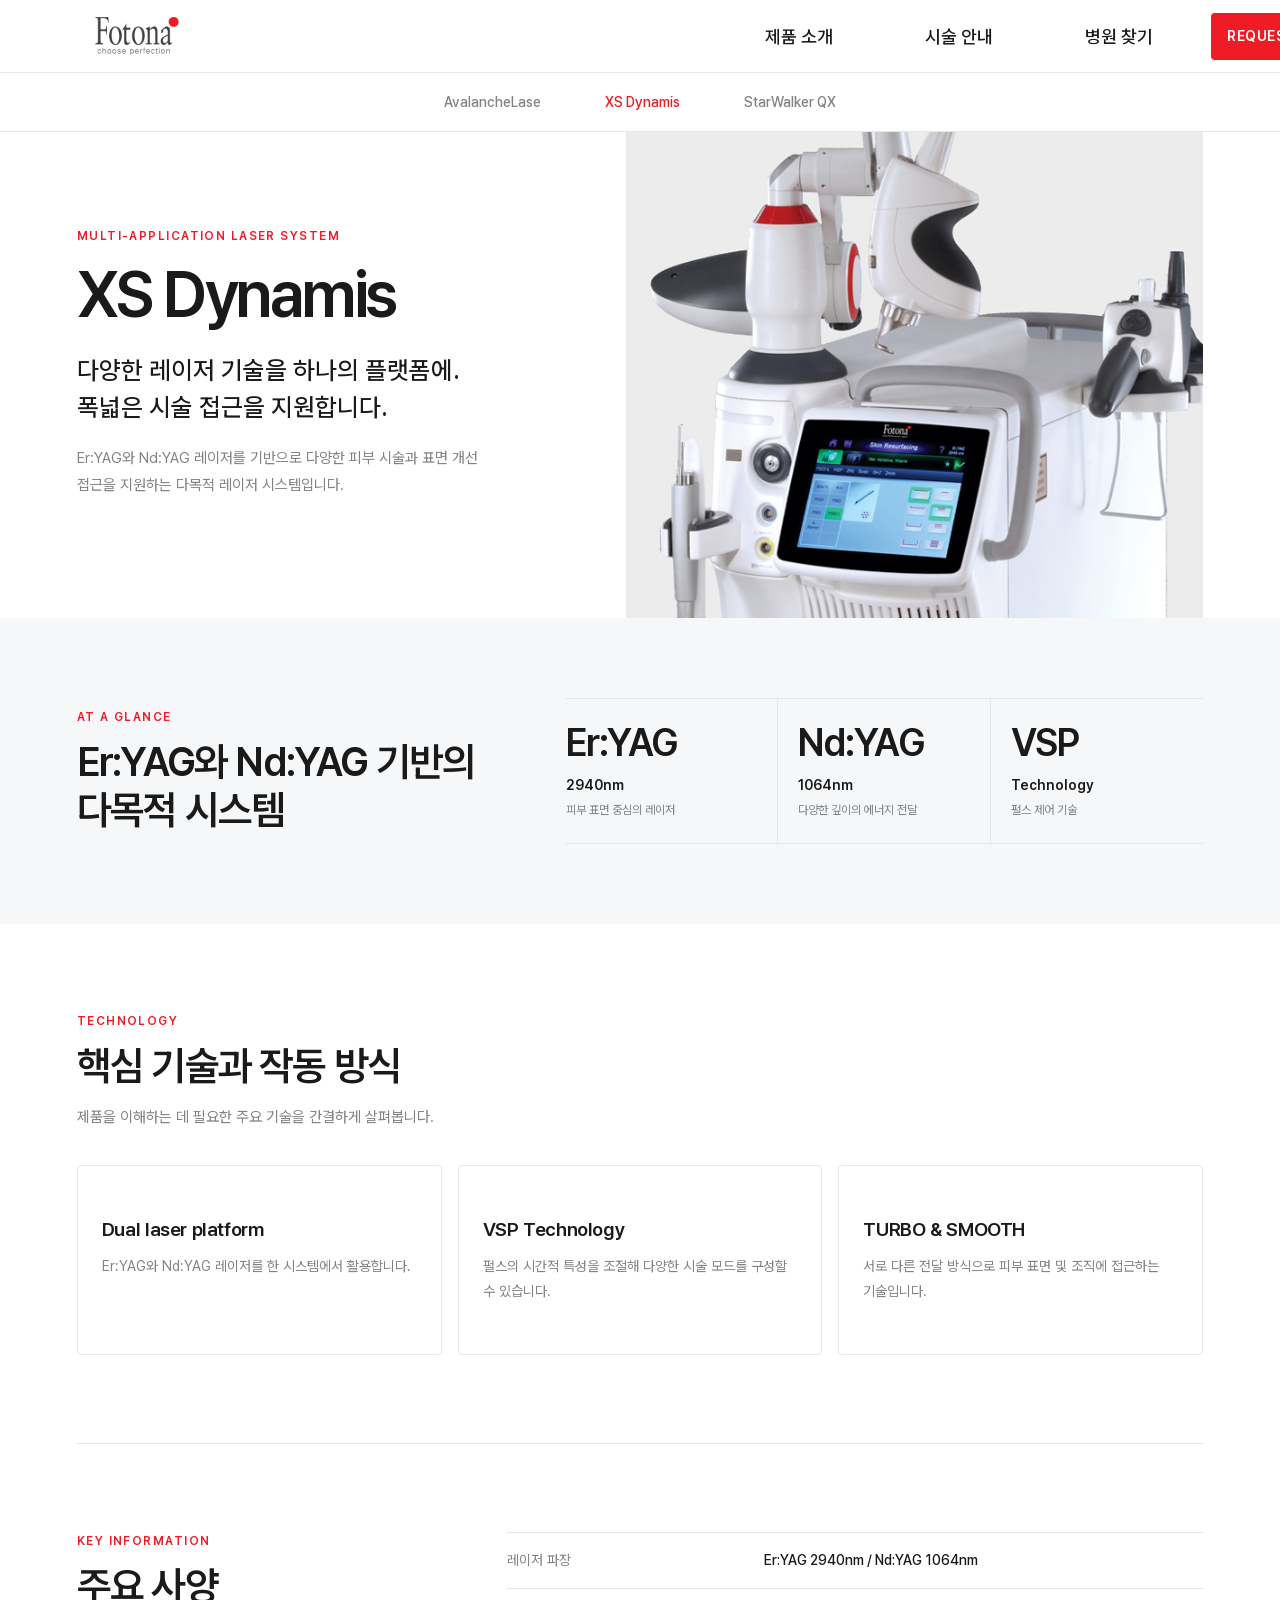
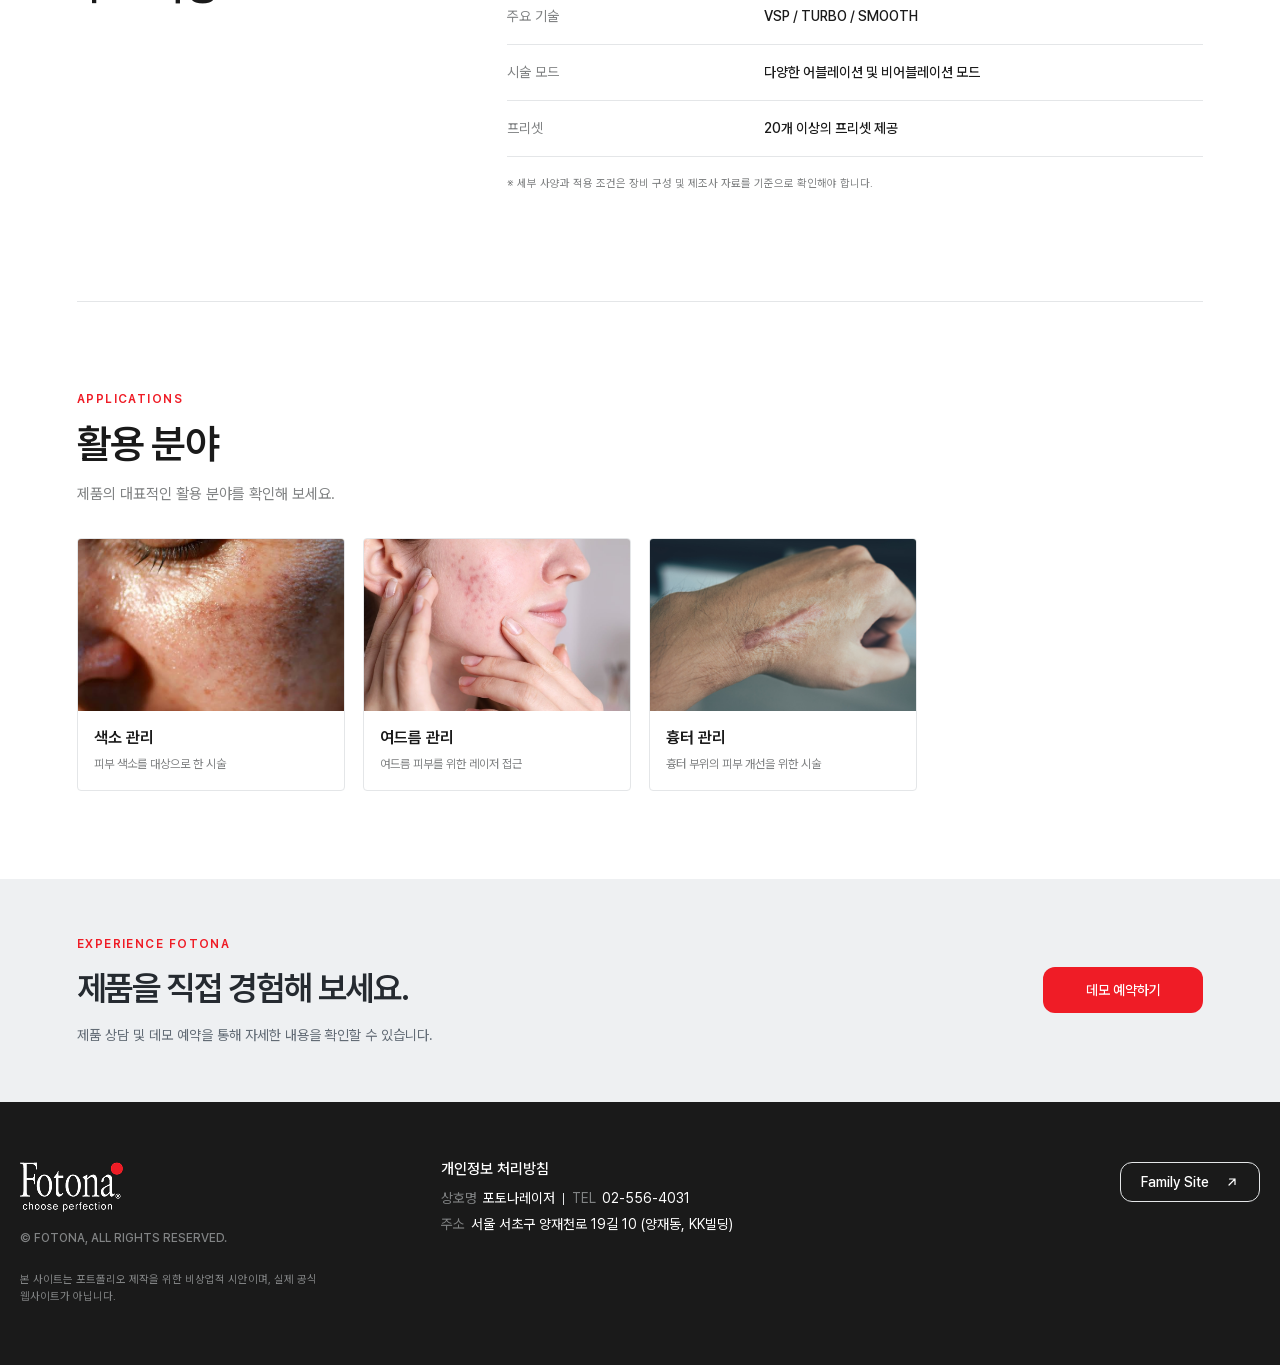
<file: fotona/xs-dynamis.html>
<!DOCTYPE html>
<html lang="ko">
<head>
<meta charset="UTF-8">
<meta name="viewport" content="width=device-width, initial-scale=1.0">
<meta name="description" content="Fotona XS Dynamis의 주요 기술과 활용 분야를 소개합니다.">
<title>XS Dynamis | 포토나 웹사이트 리뉴얼 포트폴리오</title>
<link rel="stylesheet" href="../css/default.css">
<link rel="stylesheet" href="../font/css/pretendardvariable.css">
<link rel="stylesheet" href="css/main.css">
<link rel="stylesheet" href="css/avalanchelase.css">
<link rel="stylesheet" href="css/product.css">
</head>
<body><div id="wrap">
<header class="site-header">
            <div class="header-inner">
                <a class="site-logo" href="index.html" aria-label="Fotona 메인">
                    <img src="img/logoBlack.png" alt="Fotona" width="300" height="200">
                </a>
                <nav class="main-nav" aria-label="주요 메뉴">
                    <ul class="nav-list">
                        <li class="nav-item has-submenu">
                            <a href="avalanchelase.html" aria-haspopup="true">제품 소개</a>
                            <ul class="submenu">
                                <li><a href="avalanchelase.html">AvalancheLase</a></li>
                                <li><a href="xs-dynamis.html">XS Dynamis</a></li>
                                <li><a href="starwalker-qx.html">StarWalker QX</a></li>
                            </ul>
                        </li>
                        <li class="nav-item has-submenu">
                            <a href="treatments.html" aria-haspopup="true">시술 안내</a>
                            <ul class="submenu">
                                <li><a href="treatments.html#toning">색소 토닝</a></li>
                                <li><a href="treatments.html#removal">제모</a></li>
                                <li><a href="treatments.html#acne">여드름</a></li>
                                <li><a href="treatments.html#tattoo">문신</a></li>
                                <li><a href="treatments.html#scar">흉터</a></li>
                            </ul>
                        </li>
                        <li class="nav-item"><a href="clinic.html">병원 찾기</a></li>
                        <li class="nav-item contact-item"><a href="demo.html">REQUEST A DEMO</a></li>
                    </ul>
                </nav>
            </div>
        </header>
<main class="avalanche-page">
<nav class="product-anchor-nav" id="product-list" aria-label="제품 바로가기"><div class="product-anchor-inner"><a href="avalanchelase.html">AvalancheLase</a><a href="xs-dynamis.html" class="is-active" aria-current="page">XS Dynamis</a><a href="starwalker-qx.html">StarWalker QX</a></div></nav>
<section class="avalanche-product-section xs-dynamis-section" aria-label="XS Dynamis 상세 정보">
    <div class="avalanche-intro">
        <div class="avalanche-intro-copy">
            <p class="avalanche-kicker">Multi-application laser system</p>
            <h1 id="xs-dynamis-title">XS Dynamis</h2>
            <p class="avalanche-lead">다양한 레이저 기술을 하나의 플랫폼에.<br>폭넓은 시술 접근을 지원합니다.</p>
            <p class="avalanche-description">Er:YAG와 Nd:YAG 레이저를 기반으로 다양한 피부 시술과 표면 개선 접근을 지원하는 다목적 레이저 시스템입니다.</p>
        </div>
        <figure class="avalanche-intro-visual"><img src="img/xsdynamis.jpg" alt="Fotona XS Dynamis 레이저 장비" loading="lazy"></figure>
    </div>
    <section class="avalanche-overview" aria-label="XS Dynamis 주요 정보">
        <div class="avalanche-section-heading">
            <p class="avalanche-kicker">At a glance</p>
            <h3>Er:YAG와 Nd:YAG 기반의 다목적 시스템</h3>
        </div>
        <div class="avalanche-overview-grid">
            <article class="avalanche-overview-item"><span class="overview-value">Er:YAG</span><h4>2940nm</h4><p>피부 표면 중심의 레이저</p></article><article class="avalanche-overview-item"><span class="overview-value">Nd:YAG</span><h4>1064nm</h4><p>다양한 깊이의 에너지 전달</p></article><article class="avalanche-overview-item"><span class="overview-value">VSP</span><h4>Technology</h4><p>펄스 제어 기술</p></article>
        </div>
    </section>
    <section class="avalanche-technology" aria-label="XS Dynamis 기술 및 작동 방식">
        <div class="avalanche-section-heading"><p class="avalanche-kicker">Technology</p><h3>핵심 기술과 작동 방식</h3><p>제품을 이해하는 데 필요한 주요 기술을 간결하게 살펴봅니다.</p></div>
        <div class="avalanche-tech-grid"><article class="avalanche-tech-card"><h4>Dual laser platform</h4><p>Er:YAG와 Nd:YAG 레이저를 한 시스템에서 활용합니다.</p></article><article class="avalanche-tech-card"><h4>VSP Technology</h4><p>펄스의 시간적 특성을 조절해 다양한 시술 모드를 구성할 수 있습니다.</p></article><article class="avalanche-tech-card"><h4>TURBO & SMOOTH</h4><p>서로 다른 전달 방식으로 피부 표면 및 조직에 접근하는 기술입니다.</p></article></div>
    </section>
    <section class="avalanche-specs" aria-label="XS Dynamis 주요 사양">
        <div class="avalanche-section-heading"><p class="avalanche-kicker">Key information</p><h3>주요 사양</h3></div>
        <dl class="avalanche-spec-list"><div><dt>레이저 파장</dt><dd>Er:YAG 2940nm / Nd:YAG 1064nm</dd></div><div><dt>주요 기술</dt><dd>VSP / TURBO / SMOOTH</dd></div><div><dt>시술 모드</dt><dd>다양한 어블레이션 및 비어블레이션 모드</dd></div><div><dt>프리셋</dt><dd>20개 이상의 프리셋 제공</dd></div></dl>
        <p class="avalanche-spec-note">※ 세부 사양과 적용 조건은 장비 구성 및 제조사 자료를 기준으로 확인해야 합니다.</p>
    </section>
    <section class="avalanche-applications" aria-label="XS Dynamis 활용 분야">
        <div class="avalanche-section-heading"><p class="avalanche-kicker">Applications</p><h3>활용 분야</h3><p>제품의 대표적인 활용 분야를 확인해 보세요.</p></div>
        <div class="avalanche-application-grid">
            <article class="avalanche-application-card"><img src="img/pigmented.jpg" alt="색소 관리" loading="lazy"><div class="application-card-copy"><h4>색소 관리</h4><p>피부 색소를 대상으로 한 시술</p></div></article>
            <article class="avalanche-application-card"><img src="img/acne_scar.jpg" alt="여드름 관리" loading="lazy"><div class="application-card-copy"><h4>여드름 관리</h4><p>여드름 피부를 위한 레이저 접근</p></div></article>
            <article class="avalanche-application-card"><img src="img/scar_revision.jpg" alt="흉터 관리" loading="lazy"><div class="application-card-copy"><h4>흉터 관리</h4><p>흉터 부위의 피부 개선을 위한 시술</p></div></article>
        </div>
    </section>
</section>

</section>

<section class="avalanche-cta" aria-labelledby="xs-dynamis-cta-title"><div><p class="avalanche-kicker">Experience Fotona</p><h2 id="xs-dynamis-cta-title">제품을 직접 경험해 보세요.</h2><p>제품 상담 및 데모 예약을 통해 자세한 내용을 확인할 수 있습니다.</p></div><a href="demo.html" class="avalanche-cta-button">데모 예약하기</a></section>
</main>
<footer class="site-footer">
            <div class="footer-inner">
                <div class="footer-brand">
                    <a class="footer-logo" href="index.html" aria-label="Fotona 메인으로 이동">
                        <img src="img/logoWhite.png" alt="Fotona">
                    </a>
                    <p class="footer-copyright">© FOTONA, ALL RIGHTS RESERVED.</p>
                    <p class="footer-portfolio-notice">본 사이트는 포트폴리오 제작을 위한 비상업적 시안이며, 실제 공식 웹사이트가 아닙니다.</p>
                </div>
                <div class="footer-information">
                    <a class="footer-privacy" href="privacy.html" aria-label="개인정보 처리방침">개인정보 처리방침</a>
                    <div class="footer-company-details">
                        <p><span>상호명</span> 포토나레이저 <span class="footer-divider" aria-hidden="true"></span> <span>TEL</span> 02-556-4031</p>
                        <p><span>주소</span> 서울 서초구 양재천로 19길 10 (양재동, KK빌딩)</p>
                    </div>
                </div>
                <div class="footer-family">
                    <a class="footer-family-link" href="#" aria-label="Family Site 새 창으로 열기">
                        <span>Family Site</span>
                        <svg aria-hidden="true" viewBox="0 0 14 14" width="14" height="14" fill="none">
                            <path d="M4 10 10 4M4.5 4H10V9.5" stroke="currentColor" stroke-width="1.2" stroke-linecap="round" stroke-linejoin="round"/>
                        </svg>
                    </a>
                </div>
            </div>
<script src="js/privacy-modal.js"></script>
</body>
</html>
</file>
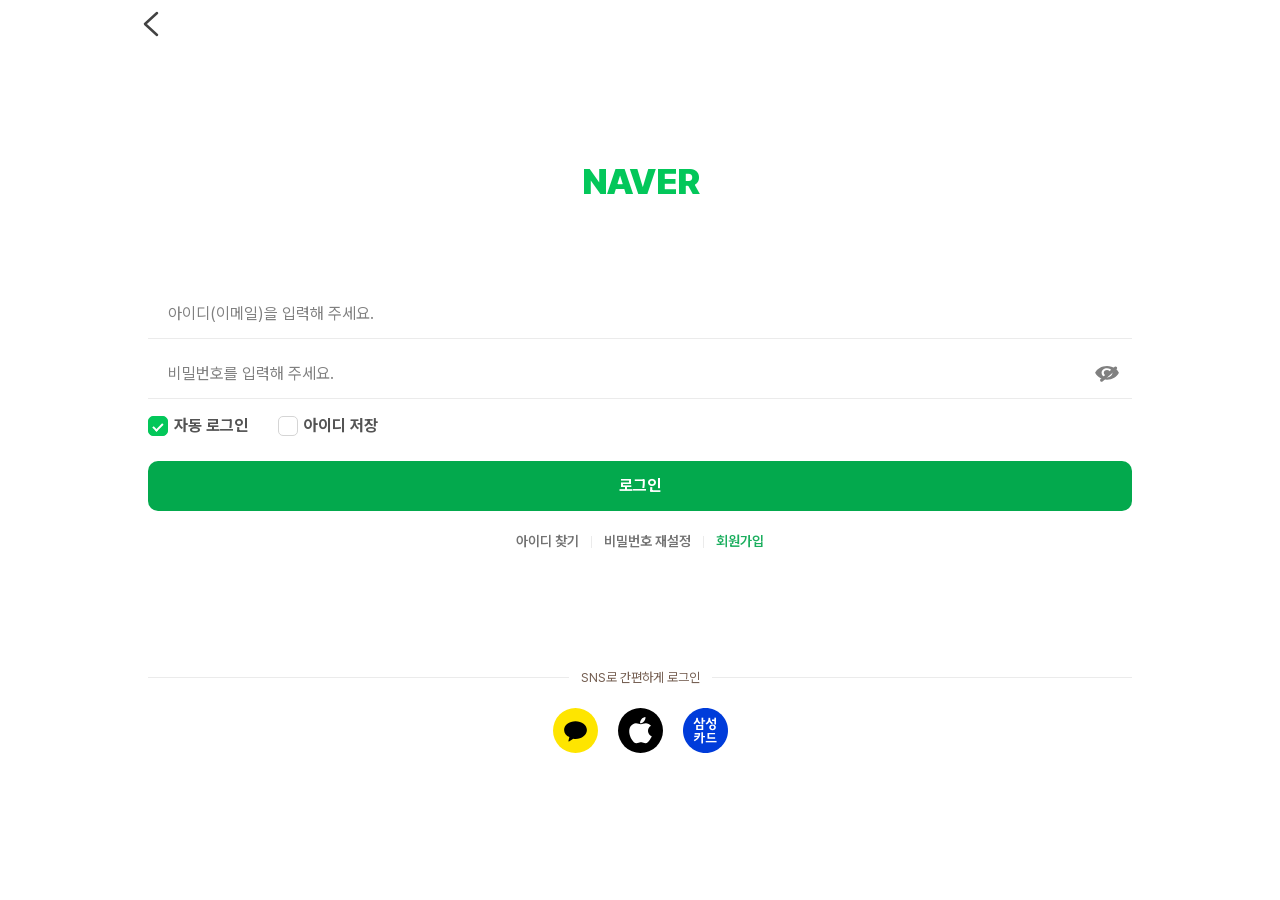
<file: naver/login.html>
<!DOCTYPE html>
<html lang="ko">
<head>
    <meta charset="UTF-8">
    <meta name="viewport" content="width=device-width, initial-scale=1.0">
    <title>네이버 로그인 화면</title>
    <link rel="stylesheet" href="../font/css/pretendardvariable.css">
    <link rel="stylesheet" href="../css/default.css">
    <style>
        :root {
            --font: "Pretendard Variable", sans-serif;
            --naver: #03C75A;
            --naver-dark: #03A94D;
            --text: #424242;
            --sub-text: #545454;
            --placeholder: #808080;
            --line: #EBEBEB;
            --soft-bg: #F5F5F5;
            --icon: #A0A2A0;
            --white: #FFFFFF;
            --black: #000000;
        }
        html { font-size: 62.5%; }
        body {
            font-family: var(--font);
            font-size: 1.6rem;
            color: var(--text);
            background-color: var(--white);
        }
        #wrap {
            width: 100%;
            max-width: 1024px;
            min-width: 360px;
            min-height: 100dvh;
            margin: 0 auto;
            background-color: var(--white);
        }
        header { position: relative; height: 8rem; }
        .back_btn {
            position: absolute;
            left: 0;
            top: 0;
            width: 4.8rem;
            height: 4.8rem;
            background: url(img/back_icon.svg) no-repeat center / 4.8rem;
        }
        main { padding: 0 2rem 6rem; }
        .logo {
            margin-top: 8.4rem;
            text-align: center;
            font-size: 3.6rem;
            line-height: 1;
            font-weight: 900;
            letter-spacing: -0.12rem;
            color: var(--naver);
        }
        .login_form { margin-top: 8.9rem; }
        .login_form fieldset { min-width: 0; }
        .input_box {
            position: relative;
            height: 5rem;
            border-bottom: 0.1rem solid var(--line);
        }
        .input_box + .input_box { margin-top: 1rem; }
        .input_box input {
            width: 100%;
            height: 100%;
            padding: 0 5.6rem 0 2rem;
            font-size: 1.6rem;
            color: var(--text);
            background-color: var(--white);
            border: 0;
        }
        .input_box input::placeholder { color: var(--placeholder); }
        .pw_btn {
            position: absolute;
            right: 1.2rem;
            top: 1.2rem;
            width: 2.6rem;
            height: 2.6rem;
            background: url(img/eye_icon.svg) no-repeat center / 2.6rem;
        }
        .login_option {
            display: flex;
            align-items: center;
            column-gap: 3rem;
            margin-top: 1.2rem;
            height: 3rem;
        }
        .login_option label {
            display: inline-flex;
            align-items: center;
            column-gap: 0.6rem;
            font-size: 1.6rem;
            font-weight: 700;
            color: var(--sub-text);
        }
        .check_box {
            position: relative;
            width: 2rem;
            height: 2rem;
            border: 0.1rem solid #D5D5D5;
            border-radius: 0.5rem;
            background-color: var(--white);
        }
        .check:checked + .check_box {
            border-color: var(--naver);
            background-color: var(--naver);
        }
        .check:checked + .check_box::after {
            content: "";
            position: absolute;
            left: 0.55rem;
            top: 0.4rem;
            width: 0.55rem;
            height: 1rem;
            border-right: 0.2rem solid var(--white);
            border-bottom: 0.2rem solid var(--white);
            transform: rotate(45deg);
        }
        .login_btn {
            display: flex;
            align-items: center;
            justify-content: center;
            width: 100%;
            height: 5rem;
            margin-top: 2rem;
            border-radius: 1rem;
            background-color: var(--naver-dark);
            color: var(--white);
            font-size: 1.6rem;
            font-weight: 700;
        }
        .login_link {
            display: flex;
            justify-content: center;
            align-items: center;
            column-gap: 1.2rem;
            margin-top: 2rem;
            font-size: 1.4rem;
            font-weight: 600;
            color: #737373;
        }
        .login_link .divider {
            width: 0.1rem;
            height: 1.2rem;
            background-color: var(--line);
        }
        .login_link a:last-child { color: #1BAE5E; }
        .sns_login { margin-top: 11.6rem; }
        .sns_title {
            display: flex;
            align-items: center;
            column-gap: 1.2rem;
            color: #766053;
            font-size: 1.3rem;
            white-space: nowrap;
        }
        .sns_title::before,
        .sns_title::after {
            content: "";
            flex: 1;
            height: 0.1rem;
            background-color: var(--line);
        }
        .sns_list {
            display: flex;
            justify-content: center;
            align-items: center;
            column-gap: 2rem;
            margin-top: 2rem;
        }
        .sns_list a {
            display: block;
            width: 4.5rem;
            height: 4.5rem;
            background-repeat: no-repeat;
            background-position: center;
            background-size: 4.5rem;
        }
        .sns_list .kakao { background-image: url(img/KakaoLoginIcon.svg); }
        .sns_list .apple { background-image: url(img/AppleLoginIcon.svg); }
        .sns_list .samsung { background-image: url(img/newSamsungLoginIcon.svg); }
    </style>
</head>
<body>
    <div id="wrap">
        <header>
            <button type="button" class="back_btn">
                <span class="sr-only">이전 페이지</span>
            </button>
        </header>
        <main>
            <h1 class="logo">NAVER</h1>
            <form class="login_form" action="">
                <fieldset>
                    <legend class="sr-only">네이버 로그인</legend>
                    <div class="input_box">
                        <label class="sr-only" for="naver_id">아이디(이메일)</label>
                        <input type="email" id="naver_id" name="naver_id" placeholder="아이디(이메일)을 입력해 주세요.">
                    </div>
                    <div class="input_box">
                        <label class="sr-only" for="naver_password">비밀번호</label>
                        <input type="password" id="naver_password" name="naver_password" placeholder="비밀번호를 입력해 주세요.">
                        <button type="button" class="pw_btn">
                            <span class="sr-only">비밀번호 보기</span>
                        </button>
                    </div>
                    <div class="login_option">
                        <label>
                            <input class="check sr-only" type="checkbox" checked>
                            <span class="check_box" aria-hidden="true"></span>
                            <span>자동 로그인</span>
                        </label>
                        <label>
                            <input class="check sr-only" type="checkbox">
                            <span class="check_box" aria-hidden="true"></span>
                            <span>아이디 저장</span>
                        </label>
                    </div>
                    <button type="submit" class="login_btn">로그인</button>
                </fieldset>
            </form>
            <nav class="login_link" aria-label="로그인 관련 메뉴">
                <a href="#">아이디 찾기</a>
                <span class="divider" aria-hidden="true"></span>
                <a href="#">비밀번호 재설정</a>
                <span class="divider" aria-hidden="true"></span>
                <a href="#">회원가입</a>
            </nav>
            <section class="sns_login">
                <h2 class="sr-only">SNS 간편 로그인</h2>
                <p class="sns_title">SNS로 간편하게 로그인</p>
                <div class="sns_list">
                    <a href="#" class="kakao"><span class="sr-only">카카오 로그인</span></a>
                    <a href="#" class="apple"><span class="sr-only">애플 로그인</span></a>
                    <a href="#" class="samsung"><span class="sr-only">삼성 로그인</span></a>
                </div>
            </section>
        </main>
    </div>
    <script>
        const passwordInput = document.querySelector('#naver_password');
        const passwordButton = document.querySelector('.pw_btn');

        passwordButton.addEventListener('click', () => {
            const isPassword = passwordInput.type === 'password';
            passwordInput.type = isPassword ? 'text' : 'password';
            passwordButton.querySelector('.sr-only').textContent = isPassword ? '비밀번호 숨기기' : '비밀번호 보기';
        });
    </script>
</body>
</html>
</file>
<file: css/default.css>
/* ============================================================
   reset.css
   Responsive Reset — Mobile / iOS / Android / Desktop
   ============================================================ */


/* ------------------------------------------------------------
   1. Box Sizing
   ------------------------------------------------------------ */
*,
*::before,
*::after {
  box-sizing: border-box;
}


/* ------------------------------------------------------------
   2. Reset Margin & Padding
   ------------------------------------------------------------ */
* {
  margin: 0;
  padding: 0;
}


/* ------------------------------------------------------------
   3. Root / HTML
   ------------------------------------------------------------ */
html {
  -webkit-text-size-adjust: 100%;
  text-size-adjust: 100%;
  /* scroll-behavior는 전역 설정 대신 필요한 곳에 개별 적용 권장 */
}


/* ------------------------------------------------------------
   4. Body
   ------------------------------------------------------------ */
body {
  min-height: 100dvh;
  line-height: 1.5;
  text-rendering: optimizeSpeed;
  -webkit-font-smoothing: antialiased;
  -moz-osx-font-smoothing: grayscale;
  overflow-x: hidden;
}

/* overflow-x 양쪽 차단 */
html {
  overflow-x: hidden;
}


/* ------------------------------------------------------------
   5. Typography
   ------------------------------------------------------------ */
h1, h2, h3, h4, h5, h6, p {
  overflow-wrap: break-word;
  word-break: keep-all; /* 한국어 줄바꿈 최적화 */
}


/* ------------------------------------------------------------
   6. Lists
   ------------------------------------------------------------ */
ul,
ol {
  list-style: none;
}


/* ------------------------------------------------------------
   7. Links
   ------------------------------------------------------------ */
a {
  color: inherit;
  text-decoration: none;
}


/* ------------------------------------------------------------
   8. Media
   ------------------------------------------------------------ */
img,
picture,
video,
canvas,
svg {
  display: block;
  max-width: 100%;
  vertical-align: middle; /* 인라인 이미지 하단 틈새 제거 */
}

/* 이미지 비율 유지 */
img {
  height: auto;
}


/* ------------------------------------------------------------
   9. Form Elements
   ------------------------------------------------------------ */
input,
button,
textarea,
select {
  font: inherit;
  color: inherit;
  background: none;
  border: none;
  padding: 0;
}

/* iOS 기본 스타일 제거 */
button,
input[type="button"],
input[type="submit"],
input[type="reset"],
input,
textarea,
select {
  appearance: none;
  -webkit-appearance: none;
  border-radius: 0;
}

/* 버튼 커서 */
button,
[type="button"],
[type="submit"],
[type="reset"],
[role="button"] {
  cursor: pointer;
}

/* Textarea */
textarea {
  resize: vertical;
}

/* Remove iOS input inner shadow */
input:not([type="range"]),
textarea {
  -webkit-appearance: none;
}


/* ------------------------------------------------------------
   10. Tables
   ------------------------------------------------------------ */
table {
  border-collapse: collapse;
  border-spacing: 0;
}


/* ------------------------------------------------------------
   11. Accessibility
   ------------------------------------------------------------ */
/* 포커스 링 — 완전 제거 대신 커스텀 유지 (접근성) */
:focus {
  outline: none;
}
:focus-visible {
  outline: 2px solid currentColor;
  outline-offset: 2px;
}

/* 스크린리더 전용 숨김 유틸 */
.sr-only {
  position: absolute;
  width: 1px;
  height: 1px;
  padding: 0;
  margin: -1px;
  overflow: hidden;
  clip: rect(0, 0, 0, 0);
  white-space: nowrap;
  border: 0;
}

/* 모션 감소 설정 대응 */
@media (prefers-reduced-motion: reduce) {
  *,
  *::before,
  *::after {
    animation-duration: 0.01ms !important;
    animation-iteration-count: 1 !important;
    transition-duration: 0.01ms !important;
    scroll-behavior: auto !important;
  }
}

/* hidden 속성 보장 */
[hidden] {
  display: none !important;
}


/* ------------------------------------------------------------
   12. Touch / Tap 최적화
   ------------------------------------------------------------ */
a,
button {
  -webkit-tap-highlight-color: transparent;
}

button,
a,
input,
select,
textarea {
  touch-action: manipulation;
}


/* ------------------------------------------------------------
   13. Inherit (선택적)
   ------------------------------------------------------------ */
/* 일부 브라우저에서 상속 누락 보완 */
fieldset {
  border: none;
}

legend {
  padding: 0;
}

/* hr 기본 스타일 초기화 */
hr {
  border: none;
  border-top: 1px solid currentColor;
  margin: 0;
}
</file>
<file: font/css/pretendardvariable.css>
/*
Copyright (c) 2021 Kil Hyung-jin, with Reserved Font Name Pretendard.
https://github.com/orioncactus/pretendard

This Font Software is licensed under the SIL Open Font License, Version 1.1.
This license is copied below, and is also available with a FAQ at:
http://scripts.sil.org/OFL
*/

@font-face {
	font-family: 'Pretendard Variable';
	font-weight: 45 920;
	font-style: normal;
	font-display: swap;
	src: url('../PretendardVariable.woff2') format('woff2-variations');
}
</file>
<file: fotona/css/main.css>
:root {
    /* Primitives: 원본 컬러 */
    --red-500: #EF1C26;
    --red-700: #C9151E;
    --red-100: #FCEBEC;

    --gray-800: #414141;
    --gray-600: #818384;
    --gray-50: #F6F7F8;
    --gray-200: #E4E6E8;

    --white-100: #FFFFFF;
    --black-100: #1A1A1A;

    /* Semantic: 사용 목적에 따른 컬러 */
    --background-page: var(--gray-50);
    --background-subtle: var(--red-100);
    --background-black: var(--black-100);

    --surface-default: var(--white-100);
    --surface-brand-subtle: var(--red-100);

    --text-primary: var(--black-100);
    --text-secondary: var(--gray-600);
    --text-inverse: var(--white-100);
    --text-inverse-muted: #C6C6C6;
    --wavelength-1064: #4B3B70;
    --wavelength-532: var(--red-700);

    --border-default: var(--gray-200);
    --border-treatment: #D7D7D4;
    --border-strong: var(--gray-800);

    --action-primary: var(--red-500);
    --action-primary-hover: var(--red-700);
    --action-secondary: var(--gray-800);
    --action-disabled: var(--gray-600);
    --action-default: var(--red-500);
    --action-subtle: var(--red-100);
}

body {
    background-color: var(--background-page);
    font-family: "Pretendard Variable", Pretendard, sans-serif;
}

/* Header */
.site-header {
    position: relative;
    z-index: 30;
    width: 100%;
    background-color: var(--surface-default);
}

.header-inner {
    width: 100%;
    min-height: 72px;
    padding: 0 6.8%;
    display: flex;
    align-items: center;
    justify-content: space-between;
    gap: 32px;
}

.site-logo {
    display: inline-flex;
    flex: 0 0 auto;
    align-items: center;
}

.site-logo img {
    display: block;
    width: 100px;
    height: auto;
    max-width: none;
    object-fit: contain;
}

.main-nav {
    margin-left: auto;
}

.nav-list {
    display: flex;
    align-items: stretch;
    gap: 0;
}

.nav-item {
    position: relative;
    display: flex;
    align-items: stretch;
}

.nav-item > a {
    display: flex;
    min-height: 72px;
    box-sizing: border-box;
    align-items: center;
    justify-content: center;
    padding: 0 clamp(14px, 1.5vw, 24px);
    color: var(--text-primary);
    font-size: 18px;
    font-weight: 500;
    white-space: nowrap;
    transition: color 0.2s ease, background-color 0.2s ease;
}

/* 상위 메뉴 hover 배경은 li 전체 높이를 채우도록 적용 */
.nav-item:hover,
.nav-item:focus-within {
    background-color: var(--red-100);
}

.nav-item:hover > a,
.nav-item:focus-within > a {
    color: var(--action-primary);
    background-color: transparent;
}

/* Header CTA */
.contact-item {
    align-items: center;
    margin-left: 12px;
}
.contact-item > a {
    min-height: auto;
    padding: 13px 22px;
    color: #fff;
    background-color: var(--action-primary);
    border-radius: 4px;
    font-size: 14px;
    font-weight: 600;
    letter-spacing: 0.04em;
}
.contact-item:hover,
.contact-item:focus-within {
    background-color: transparent;
}
.contact-item:hover > a,
.contact-item:focus-within > a {
    color: #fff;
    background-color: var(--text-primary);
}
.contact-item > a:focus-visible {
    outline: 2px solid var(--action-primary);
    outline-offset: 3px;
}


/* 드롭다운 메뉴: 제품 소개 / 시술 안내에 마우스를 올리면 표시 */
.submenu {
    position: absolute;
    top: 100%;
    left: 0;
    transform: none;
    z-index: 20;
    display: none;
    width: 100%;
    min-width: 0;
    box-sizing: border-box;
    padding: 4px 0;
    overflow: hidden;
    background-color: rgba(255, 255, 255, 0.94);
    border-radius: 0 0 4px 4px;
    box-shadow: 0 8px 18px rgba(0, 0, 0, 0.08);
}

.has-submenu:hover > .submenu,
.has-submenu:focus-within > .submenu {
    display: block;
}

.submenu a {
    display: flex;
    min-height: 44px;
    box-sizing: border-box;
    align-items: center;
    justify-content: center;
    padding: 10px 8px;
    color: var(--text-primary);
    font-size: 16px;
    line-height: 1.4;
    text-align: center;
    white-space: nowrap;
    transition: color 0.2s ease, background-color 0.2s ease;
}

.submenu a:hover,
.submenu a:focus-visible {
    color: var(--action-primary);
    background-color: var(--red-100);
}

/* PC에서는 모든 상위 메뉴와 드롭다운의 너비를 동일하게 맞춤 */
@media (min-width: 1025px) {
    .nav-item {
        flex: 0 0 160px;
    }

    .nav-item > a {
        width: 100%;
        padding-right: 16px;
        padding-left: 16px;
    }

    .submenu {
        width: 100%;
    }

    .submenu a {
        padding-right: 14px;
        padding-left: 14px;
    }
}

/* 드롭다운 너비는 상위 메뉴와 동일하게 유지 */

.hero-sec {
    position: relative;
    height: 44.8vw;
    min-height: 360px;
    max-height: 860px;
    overflow: hidden;
}

.hero-sec .hero-video {
    position: absolute;
    inset: 0;
    display: block;
    width: 100%;
    height: 100%;
    object-fit: cover;
    z-index: 0;
}

.hero-copy {
    position: absolute;
    z-index: 1;
    top: 50%;
    left: 6%;
    width: 88%;
    transform: translateY(-50%);
    display: flex;
    flex-direction: column;
    align-items: flex-start;
    gap: 16px;
    color: var(--text-inverse, #FFFFFF);
}

.hero-title {
    margin: 0;
    font-family: "Pretendard Variable", Pretendard, sans-serif;
    font-size: 80px;
    font-weight: 700;
    line-height: 1;
}

.hero-description {
    margin: 0;
    font-family: "Pretendard Variable", Pretendard, sans-serif;
    font-size: 22px;
    font-weight: 400;
    line-height: 1.5;
}

/* 히어로 영상 높이는 화면 너비에 비례해 조정 */
@media (max-width: 1024px) {
    .header-inner {
        min-height: 64px;
        padding: 0 24px;
        gap: 20px;
    }

     .site-logo img {
        width: 100px;
    }

    /* 태블릿에서는 모든 상위 메뉴와 하위 메뉴 너비를 동일하게 통일 */
    .nav-item {
        flex: 0 0 clamp(100px, 12vw, 124px);
    }

    .nav-item > a {
        width: 100%;
        min-height: 64px;
        box-sizing: border-box;
        padding: 0 10px;
        font-size: 14px;
    }

    .has-submenu > .submenu {
        width: 100%;
    }

    .nav-item.contact-item > a {
        height: auto;
        min-height: 0;
        padding-top: 7px;
        padding-bottom: 7px;
    }

    .submenu a {
        min-height: 40px;
        padding: 10px 6px;
        font-size: 11px;
    }

    .hero-copy {
        left: 24px;
        width: calc(100% - 48px);
    }

    .hero-title {
        font-size: clamp(42px, 7vw, 64px);
    }

    .hero-description {
        font-size: clamp(16px, 2.4vw, 22px);
        line-height: 1.5;
    }
}

@media (max-width: 600px) {
    .header-inner {
        min-height: 64px;
        padding: 0 12px;
        align-items: center;
        flex-direction: row;
        gap: 8px;
    }

    .site-logo {
        flex: 0 0 auto;
    }

     .site-logo img {
        width: clamp(82px, 16vw, 100px);
    }

    .main-nav {
        flex: 1 1 auto;
        min-width: 0;
        margin-left: auto;
    }

    .nav-list {
        width: 100%;
        justify-content: flex-end;
    }

    .nav-item {
        flex: 0 1 auto;
        min-width: 0;
    }

    .has-submenu {
        flex: 0 1 auto;
    }

    .nav-item > a {
        width: 100%;
        height: 64px;
        min-height: 64px;
        box-sizing: border-box;
        padding: 0 clamp(8px, 2vw, 14px);
        font-size: clamp(9px, 2.4vw, 12px);
    }

    .nav-item.contact-item > a {
        height: auto;
        min-height: 0;
        padding-top: 7px;
        padding-bottom: 7px;
    }

    .submenu {
        left: 0;
        width: 100%;
        min-width: 0;
        transform: none;
    }

    .submenu a {
        min-height: 36px;
        padding: 8px 4px;
        font-size: clamp(7px, 1.6vw, 10px);
        line-height: 1.25;
        white-space: nowrap;
    }
}



/* Laser Solutions */
.laser-solutions {
    padding: 7.5% 5%;
    background-color: var(--background-page);
}

.laser-solutions-inner {
    width: 100%;
    max-width: 1440px;
    margin: 0 auto;
}

.section-eyebrow {
    margin: 0 0 12px;
    color: var(--text-secondary);
    font-size: 24px;
    font-weight: 500;
    line-height: 1;
}

.section-title {
    margin: 0 0 36px;
    color: var(--text-primary);
    font-size: 50px;
    font-weight: 500;
    line-height: 1;
    letter-spacing: -0.03em;
}

.product-grid {
    display: grid;
    grid-template-columns: repeat(3, minmax(0, 1fr));
    gap: 24px;
}

.product-card {
    display: flex;
    flex-direction: column;
    min-width: 0;
    overflow: hidden;
    background-color: var(--surface-default);
    border: 1px solid var(--border-default);
    border-radius: 6px;
}

.product-card {
    transition: border-color 0.2s ease;
}

.product-card:hover,
.product-card:focus-within,
.product-card:active {
    border-color: var(--border-strong);
}

.product-image-link {
    display: block;
    margin: 6px 6px 0;
    overflow: hidden;
    background-color: #EEEEEE;
}

.product-image-link img {
    display: block;
    width: 100%;
    aspect-ratio: 1.5 / 1;
    object-fit: cover;
    transition: transform 0.35s ease;
}

.product-image-link:hover img {
    transform: scale(1.04);
}

.product-card-content {
    display: flex;
    flex: 1;
    flex-direction: column;
    align-items: flex-start;
    padding: 20px 20px 24px;
}

.product-name {
    margin: 0 0 8px;
    color: var(--text-primary);
    font-size: 30px;
    font-weight: 500;
    line-height: 1;
}

.product-description {
    min-height: 2.8em;
    margin: 0 0 16px;
    color: var(--text-secondary);
    font-size: 20px;
    font-weight: 400;
    line-height: 1.4;
}

.product-detail-link {
    display: inline-flex;
    align-items: center;
    gap: 4px;
    margin-top: auto;
    color: var(--text-secondary);
    font-size: 18px;
    font-weight: 400;
    line-height: 1;
    transition: color 0.2s ease;
}

.product-detail-link span {
    display: inline-block;
    line-height: 1;
    transform: translateY(2px);
}

.product-detail-link:hover,
.product-detail-link:focus-visible {
    color: var(--action-primary);
}

@media (max-width: 1024px) {
    .laser-solutions {
        padding: 64px 4%;
    }

    .section-eyebrow {
        font-size: 20px;
    }

    .section-title {
        font-size: clamp(34px, 4.5vw, 46px);
        line-height: 1.08;
    }

    .product-grid {
        gap: 16px;
    }

    .product-card-content {
        padding: 18px 14px 20px;
    }

    .product-name {
        font-size: 24px;
    }

    .product-description {
        font-size: 16px;
    }

    .product-detail-link {
        font-size: 15px;
    }
}

@media (max-width: 700px) {
    .treatments-heading {
        flex-direction: row;
        align-items: center;
        justify-content: space-between;
        gap: 12px;
        margin-bottom: 28px;
    }

    .treatments-heading > div:first-child {
        min-width: 0;
        text-align: left;
    }


    .treatments-controls {
        justify-content: center;
        gap: 6px;
        margin-top: 14px;
        padding-bottom: 0;
    }

    .treatment-arrow {
        width: clamp(32px, 9vw, 44px);
        height: clamp(32px, 9vw, 44px);
        font-size: clamp(18px, 5vw, 22px);
    }

    .laser-solutions {
        padding: 48px 20px;
    }

    .section-eyebrow {
        font-size: 16px;
    }

    .section-title {
        margin-bottom: 24px;
        font-size: clamp(28px, 7vw, 38px);
        line-height: 1.1;
    }

    .product-grid {
        grid-template-columns: repeat(3, minmax(0, 1fr));
        gap: 10px;
    }

    .product-image-link img {
        aspect-ratio: 1.2 / 1;
    }

    .product-card-content {
        padding: 12px 10px 14px;
    }

    .product-name {
        font-size: clamp(13px, 3vw, 24px);
        line-height: 1.15;
    }

    .product-description {
        font-size: clamp(10px, 1.8vw, 16px);
        line-height: 1.35;
    }

    .product-detail-link {
        font-size: clamp(10px, 1.6vw, 15px);
    }
}


/* Treatments */
.treatments-section {
    padding: 7.5% 0;
    overflow: hidden;
    background: var(--background-page);
}
.treatments-inner {
    width: 100%;
    margin: 0 auto;
}
.treatments-heading {
    display: flex;
    align-items: center;
    justify-content: space-between;
    gap: 24px;
    width: 90%;
    max-width: 1440px;
    margin: 0 auto 40px;
}
.treatments-heading .section-title {
    margin-bottom: 0;
}
.treatments-controls {
    display: flex;
    width: 100%;
    justify-content: center;
    align-items: center;
    gap: 10px;
    margin: 18px auto 0;
    padding-bottom: 0;
}
.treatment-arrow {
    display: grid;
    width: 48px;
    height: 48px;
    place-items: center;
    border: 1px solid var(--border-default);
    border-radius: 50%;
    background: var(--surface-default);
    color: var(--text-primary);
    font-size: 24px;
    cursor: pointer;
    transition: color .2s ease, background-color .2s ease, border-color .2s ease;
}
.treatment-arrow:hover,
.treatment-arrow:focus-visible {
    border-color: var(--border-strong);
    background: var(--background-page);
}
.treatment-track.swiper {
    width: 90%;
    max-width: 1720px;
    margin: 0 auto;
    padding: 2px 20px 14px;
    box-sizing: border-box;
    overflow: hidden;
}
.treatment-track .swiper-wrapper {
    align-items: stretch;
}
.treatment-track .swiper-slide {
    display: flex;
    height: auto;
    min-width: 0;
}
.treatment-track .swiper-slide {
    opacity: 0.45;
    transition: opacity 0.3s ease;
}
.treatment-track .swiper-slide.is-near-active {
    opacity: 1;
}
/* Swiper 슬라이드 너비에 맞춰 카드가 줄어들도록 설정합니다. */
.treatment-card {
    position: relative;
    display: block;
    width: 100%;
    min-width: 0;
    height: 100%;
    box-sizing: border-box;
    flex: 1 1 auto;
    padding: 0;
    overflow: hidden;
    border: 1px solid var(--border-default);
    border-radius: 6px;
    background: var(--surface-default);
    color: var(--text-primary);
    text-align: left;
    cursor: default;
    transition: border-color .2s ease, transform .2s ease;
}
.treatment-card img {
    display: block;
    width: 100%;
    aspect-ratio: 1.5 / 1;
    object-fit: cover;
    pointer-events: none;
    -webkit-user-drag: none;
}
.treatment-card-title {
    display: block;
    padding: 18px 20px 6px;
    font-size: clamp(17px, 1.8vw, 24px);
    font-weight: 500;
}
.treatment-card-description {
    display: block;
    padding: 0 20px 20px;
    color: var(--text-secondary);
    font-size: clamp(12px, 1.35vw, 20px);
    line-height: 1.45;
    overflow-wrap: anywhere;
}
.treatment-card:hover,
.treatment-card:focus-visible,
.treatment-card.is-selected {
    border-color: var(--border-strong);
}
.treatment-card.is-selected {
    border-color: var(--action-primary);
    box-shadow: inset 0 0 0 1px var(--action-primary);
    transform: translateY(-3px);
}
.related-products {
    width: 90%;
    max-width: 1440px;
    margin: 0 auto;
    padding-top: 64px;
}
.related-products-heading {
    margin-bottom: 24px;
}
.related-products-heading .section-eyebrow {
    margin-bottom: 10px;
    font-size: 18px;
}
.related-products-heading h3 {
    margin: 0;
    color: var(--text-primary);
    font-size: clamp(26px, 3vw, 38px);
    font-weight: 500;
    line-height: 1.2;
}
.related-product-grid {
    display: grid;
    grid-template-columns: repeat(3, minmax(0, 1fr));
    gap: 20px;
}
.related-product-card {
    min-width: 0;
    overflow: hidden;
    border: 1px solid var(--border-default);
    border-radius: 6px;
    background: var(--surface-default);
    transition: border-color .2s ease;
}
.related-product-card[hidden] {
    display: none;
}
.related-product-card:hover,
.related-product-card:focus-within {
    border-color: var(--border-strong);
}
.related-product-image {
    display: block;
    margin: 6px 6px 0;
    overflow: hidden;
    background: var(--gray-50);
}
.related-product-image img {
    display: block;
    width: 100%;
    aspect-ratio: 1.5 / 1;
    object-fit: cover;
    pointer-events: none;
}
.related-product-content {
    display: flex;
    min-height: 170px;
    flex-direction: column;
    align-items: flex-start;
    padding: 18px 20px 22px;
}
.related-product-content h4 {
    margin: 0 0 8px;
    color: var(--text-primary);
    font-size: 26px;
    font-weight: 500;
}
.related-product-content p {
    margin: 0 0 18px;
    color: var(--text-secondary);
    font-size: 16px;
    line-height: 1.5;
}
.related-product-link {
    margin-top: auto;
    color: var(--text-secondary);
    font-size: 15px;
}
.related-product-link:hover,
.related-product-link:focus-visible {
    color: var(--action-primary);
}
@media (max-width: 1024px) {
    .treatments-section {
        padding: 64px 0;
    }
    .treatments-heading,
    .related-products {
        width: 92%;
    }
    .treatment-card-title {
        font-size: clamp(16px, 2.2vw, 21px);
    }
    .treatment-card-description {
        padding-right: 16px;
        padding-left: 16px;
    }
    .related-product-grid {
        gap: 14px;
    }
    .related-product-content {
        padding: 16px 14px 18px;
    }
    .related-product-content h4 {
        font-size: 22px;
    }
}
@media (max-width: 700px) {
    .treatments-section {
        padding: 48px 0;
    }
    .treatments-heading,
    .related-products {
        width: calc(100% - 40px);
    }
    .treatments-heading {
        align-items: flex-start;
        margin-bottom: 24px;
    }
    .treatment-card-title {
        padding: 12px 12px 6px;
        font-size: clamp(15px, 4vw, 20px);
    }
    .treatment-card-description {
        padding: 0 12px 14px;
        font-size: clamp(11px, 2.8vw, 16px);
    }
    .related-products {
        padding-top: 44px;
    }
    .related-product-grid {
        grid-template-columns: repeat(3, minmax(0, 1fr));
        gap: clamp(6px, 2vw, 14px);
    }
    .related-product-card {
        display: flex;
        flex-direction: column;
        min-width: 0;
    }
    .related-product-image {
        display: block;
        margin: clamp(3px, 1vw, 6px) clamp(3px, 1vw, 6px) 0;
    }
    .related-product-image img {
        aspect-ratio: 1.2 / 1;
    }
    .related-product-content {
        min-height: 0;
        padding: clamp(7px, 1.8vw, 14px);
    }
    .related-product-content h4 {
        font-size: clamp(10px, 2.6vw, 19px);
        line-height: 1.25;
        overflow-wrap: anywhere;
    }
    .related-product-content p {
        margin-bottom: 12px;
        font-size: clamp(9px, 1.8vw, 13px);
        line-height: 1.4;
        overflow-wrap: anywhere;
    }
    .related-product-link {
        font-size: clamp(8px, 1.6vw, 13px);
        line-height: 1.35;
        overflow-wrap: anywhere;
    }
}


.clinic-result {
    padding: 0;
    overflow: hidden;
    border: 1px solid #ECEDEF;
    border-radius: 6px;
    background: var(--surface-default);
}
.clinic-result-button {
    display: block;
    width: 100%;
    box-sizing: border-box;
    padding: 12px 14px;
    border: 0;
    background: var(--surface-default);
    color: inherit;
    font: inherit;
    text-align: left;
    cursor: pointer;
    transition: background-color .2s ease;
}
.clinic-result-button:hover,
.clinic-result-button:focus-visible,
.clinic-result-button.is-selected {
    background: var(--red-100);
    outline: none;
}
.clinic-result-button h4 {
    margin: 0 0 5px;
    color: var(--text-primary);
    font-size: 15px;
    font-weight: 600;
}
.clinic-result-button p {
    margin: 0 0 6px;
    color: var(--text-secondary);
    font-size: 12px;
    line-height: 1.45;
}
.clinic-result-button span {
    display: block;
    color: var(--action-primary);
    font-size: 12px;
    line-height: 1.4;
}
.clinic-pagination {
    display: flex;
    flex-wrap: wrap;
    justify-content: center;
    gap: 6px;
    margin-top: 14px;
}
.clinic-page-button {
    display: grid;
    width: 34px;
    height: 34px;
    place-items: center;
    border: 1px solid var(--border-default);
    border-radius: 4px;
    background: var(--surface-default);
    color: var(--text-primary);
    font: inherit;
    font-size: 13px;
    cursor: pointer;
}
.clinic-page-button:hover,
.clinic-page-button:focus-visible,
.clinic-page-button.is-current {
    border-color: var(--action-primary);
    background: var(--action-primary);
    color: var(--text-inverse);
}
.clinic-map-info {
    padding: 8px 10px;
    color: var(--text-primary);
    font-size: 12px;
    line-height: 1.5;
    white-space: nowrap;
}

/* Clinic Finder */
.clinic-finder {
    padding: 7.5% 5%;
    background: var(--background-page);
}
.clinic-finder-inner {
    width: 100%;
    max-width: 1440px;
    margin: 0 auto;
}
.clinic-finder-panel {
    display: grid;
    grid-template-columns: minmax(0, 1.25fr) minmax(300px, 1fr);
    gap: 24px;
    padding: 16px;
    overflow: hidden;
    border: 1px solid #ECEDEF;
    border-radius: 8px;
    background: var(--surface-default);
}
.clinic-map-placeholder {
    height: 100%;
    min-height: 520px;
    overflow: hidden;
    border-radius: 4px;
    background: #F0F1F2;
}
.clinic-search {
    min-width: 0;
    padding: 12px 24px 8px 0;
}
.clinic-search-heading h3 {
    margin: 0 0 6px;
    color: var(--text-primary);
    font-size: 28px;
    font-weight: 500;
}
.clinic-search-heading p {
    margin: 0 0 18px;
    color: var(--text-secondary);
    font-size: 15px;
    line-height: 1.45;
}
.clinic-search-form {
    display: grid;
    gap: 10px;
    margin-bottom: 16px;
}
.clinic-filter-row {
    display: grid;
    grid-template-columns: repeat(2, minmax(0, 1fr));
    gap: 8px;
}
.clinic-search-form select,
.clinic-search-form input {
    width: 100%;
    min-width: 0;
    height: 40px;
    box-sizing: border-box;
    padding: 0 12px;
    border: 1px solid #E7E8EA;
    border-radius: 6px;
    background: #F8F8F9;
    color: var(--text-primary);
    font: inherit;
    font-size: 14px;
}
.clinic-search-form button {
    min-height: 40px;
    border: 0;
    border-radius: 6px;
    background: var(--action-primary);
    color: var(--text-inverse);
    font: inherit;
    font-size: 14px;
    font-weight: 500;
    cursor: pointer;
    transition: background-color .2s ease;
}
.clinic-search-form button:hover,
.clinic-search-form button:focus-visible {
    background: var(--action-primary-hover);
}
.clinic-results {
    display: grid;
    align-content: start;
    gap: 8px;
    height: 320px;
    overflow-y: auto;
    margin: 0;
    padding: 0;
    list-style: none;
}
.clinic-result[hidden],
.clinic-no-results[hidden] {
    display: none;
}
.clinic-result h4 {
    margin: 0 0 5px;
    color: var(--text-primary);
    font-size: 15px;
    font-weight: 500;
}
.clinic-result p,
.clinic-result span {
    display: block;
    margin: 0;
    color: var(--text-secondary);
    font-size: 11px;
    line-height: 1.45;
}
.clinic-no-results {
    padding: 18px 12px;
    color: var(--text-secondary);
    font-size: 14px;
    text-align: center;
}
.visually-hidden {
    position: absolute;
    width: 1px;
    height: 1px;
    padding: 0;
    margin: -1px;
    overflow: hidden;
    clip: rect(0, 0, 0, 0);
    white-space: nowrap;
    border: 0;
}
@media (max-width: 900px) {
    .clinic-finder {
        padding: 64px 4%;
    }
    .clinic-finder-panel {
        grid-template-columns: minmax(0, 1fr) minmax(0, 1fr);
        gap: 16px;
        padding: 12px;
    }
    .clinic-map-placeholder {
        min-height: 400px;
    }
    .clinic-search {
        padding-right: 4px;
    }
}
@media (max-width: 650px) {
    .clinic-finder {
        padding: 48px 20px;
    }
    .clinic-finder-panel {
        grid-template-columns: minmax(0, 1fr);
        gap: 18px;
        padding: 10px;
    }
    .clinic-map-placeholder {
        min-height: 220px;
    }
    .clinic-search {
        padding: 4px 2px 2px;
    }
    .clinic-search-heading h3 {
        font-size: 24px;
    }
    .clinic-search-heading p {
        font-size: 13px;
    }
    .clinic-search-form select,
    .clinic-search-form input,
    .clinic-search-form button {
        height: 38px;
        font-size: 12px;
    }
}


/* 04 / Demo Request */
.demo-request {
    padding: 110px 20px;
    background: var(--background-page);
}
.demo-request-inner {
    width: 100%;
    max-width: 1440px;
    margin: 0 auto;
}
.demo-request-heading {
    display: block;
    margin-bottom: 50px;
}
.demo-request-content {
    display: flex;
    align-items: flex-start;
    justify-content: space-between;
    gap: 60px;
    width: 100%;
}
.demo-preview {
    position: relative;
    flex: 0 1 48%;
    width: 48%;
    height: 590px;
    overflow: hidden;
    border: 1px solid var(--border-default);
    border-radius: 12px;
    background: var(--surface-default);
}
.demo-preview-image {
    position: absolute;
    top: 50%;
    left: 50%;
    display: block;
    width: 50%;
    max-width: 220px;
    height: auto;
    object-fit: contain;
    transform: translate(-50%, -50%);
    opacity: 1;
    transition: opacity .25s ease;
}
.demo-preview.has-product .demo-preview-image {
    width: 100%;
    max-width: 100%;
    height: 100%;
    object-fit: cover;
}
.demo-form-area {
    display: flex;
    flex: 0 0 666px;
    width: 666px;
    max-width: 100%;
    min-width: 0;
    flex-direction: column;
    justify-content: center;
    gap: 23px;
    padding: 10px 0;
}
.demo-heading {
    display: flex;
    flex-direction: column;
    gap: 12px;
}
.demo-heading h3 {
    margin: 0;
    color: var(--text-primary);
    font-size: 28px;
    font-weight: 500;
    line-height: 1.2;
}
.demo-heading p {
    margin: 0;
    color: var(--text-secondary);
    font-size: 15px;
    font-weight: 400;
    line-height: 1.45;
}
.demo-product-options {
    display: grid;
    grid-template-columns: repeat(3, minmax(0, 1fr));
    gap: 15px;
}
.demo-product-card {
    display: flex;
    min-width: 0;
    height: 200px;
    flex-direction: column;
    align-items: center;
    gap: 6px;
    padding: 5px 8px 10px;
    box-sizing: border-box;
    overflow: hidden;
    border: 1px solid var(--border-default);
    border-radius: 6px;
    background: var(--surface-default);
    color: var(--text-secondary);
    font: inherit;
    cursor: pointer;
    transition: border-color .2s ease, background-color .2s ease;
}
.demo-product-card img {
    display: block;
    width: 100%;
    height: 155px;
    flex: 0 0 155px;
    object-fit: cover;
}
.demo-product-card span {
    display: block;
    width: 100%;
    color: var(--text-secondary);
    font-size: 15px;
    font-weight: 500;
    line-height: 1.2;
    text-align: center;
    overflow-wrap: anywhere;
}
.demo-product-card:hover,
.demo-product-card:focus-visible,
.demo-product-card.is-selected {
    background: var(--surface-default);
    outline: none;
}
.demo-product-card.is-selected {
    border-color: var(--text-primary);
}
.demo-product-card.is-selected span {
    color: var(--action-primary);
}
.demo-product-card:focus-visible {
    border-color: var(--action-primary);
}
.demo-request-form {
    display: grid;
    gap: 16px;
}
.demo-input-row {
    display: grid;
    grid-template-columns: repeat(2, minmax(0, 1fr));
    gap: 10px;
}
.demo-request-form input {
    width: 100%;
    min-width: 0;
    height: 40px;
    box-sizing: border-box;
    padding: 0 12px;
    border: 1px solid #E7E8EA;
    border-radius: 6px;
    background: var(--surface-default);
    color: var(--text-primary);
    font-family: inherit;
    font-size: 14px;
    font-weight: 500;
}
.demo-request-form input::placeholder {
    color: var(--text-secondary);
    opacity: 1;
}
.demo-request-form input:focus-visible {
    border-color: var(--action-primary);
    outline: 2px solid var(--red-100);
}
.demo-submit {
    display: block;
    width: 100%;
    min-height: 40px;
    padding: 0 12px;
    border: 0;
    border-radius: 6px;
    background: var(--action-primary);
    color: var(--text-inverse);
    font-family: inherit;
    font-size: 14px;
    font-weight: 500;
    line-height: 1;
    cursor: pointer;
    transition: background-color .2s ease;
}
.demo-submit:hover,
.demo-submit:focus-visible {
    background: var(--action-primary-hover);
}
.demo-form-message {
    margin: 0;
    color: var(--text-secondary);
    font-size: 14px;
    line-height: 1.4;
}
.demo-form-message:empty {
    display: none;
}
@media (max-width: 1100px) {
    .demo-request {
        padding: 72px 24px;
    }
    .demo-request-heading {
        margin-bottom: 36px;
    }
    .demo-request-content {
        gap: 32px;
    }
    .demo-preview {
        flex-basis: 30%;
        width: 30%;
        height: auto;
        aspect-ratio: 380 / 590;
    }
    .demo-form-area {
        flex: 0 1 666px;
        width: 666px;
        gap: 18px;
    }
    .demo-heading h3 {
        font-size: 28px;
    }
    .demo-heading p {
        font-size: 15px;
    }
    .demo-product-options {
        gap: 8px;
    }
    .demo-product-card {
        height: auto;
        padding: 12px 8px;
        gap: 8px;
    }
    .demo-product-card img {
        height: auto;
        aspect-ratio: 1.5 / 1;
        flex-basis: auto;
    }
    .demo-product-card span {
        font-size: 14px;
    }
    .demo-request-form input {
        height: 40px;
        padding: 0 12px;
        font-size: 14px;
    }
    .demo-submit {
        min-height: 40px;
        padding: 0 12px;
        font-size: 14px;
    }
}
@media (max-width: 700px) {
    .demo-request {
        padding: 52px 20px;
    }
    .demo-request-content {
        flex-direction: column;
        align-items: stretch;
        gap: 28px;
    }
    .demo-preview {
        flex: none;
        width: min(100%, 300px);
        margin: 0 auto;
        aspect-ratio: 380 / 420;
    }
    .demo-form-area {
        flex: none;
        width: 100%;
        padding: 0;
    }
    .demo-heading h3 {
        font-size: 24px;
    }
    .demo-heading p {
        font-size: 14px;
    }
    .demo-product-options {
        gap: 8px;
    }
    .demo-product-card {
        padding: 8px 6px;
        border-radius: 6px;
    }
    .demo-product-card span {
        font-size: 11px;
    }
    .demo-input-row {
        gap: 8px;
    }
    .demo-request-form input {
        height: 40px;
        font-size: 12px;
        padding: 0 8px;
    }
    .demo-submit {
        min-height: 40px;
        font-size: 14px;
        padding: 0 12px;
    }
}


/* Footer */
.site-footer {
    width: 100%;
    box-sizing: border-box;
    padding: 60px 20px;
    background: var(--background-black);
}
.footer-inner {
    display: grid;
    grid-template-columns: repeat(3, minmax(0, 1fr));
    align-items: start;
    gap: 24px;
    width: 100%;
    max-width: 1720px;
    margin: 0 auto;
}
.footer-brand {
    display: flex;
    flex-direction: column;
    align-items: flex-start;
    gap: 20px;
    min-width: 0;
}
.footer-logo {
    display: inline-flex;
    width: 103px;
    height: 50px;
    align-items: center;
}
.footer-logo img {
    display: block;
    width: 103px;
    height: 50px;
    object-fit: contain;
}
.footer-copyright {
    margin: 0;
    color: var(--text-secondary);
    font-size: 12px;
    font-weight: 500;
    line-height: 1;
}
.footer-information {
    display: flex;
    flex-direction: column;
    align-items: flex-start;
    gap: 12px;
    min-width: 0;
}
.footer-privacy {
    color: var(--text-inverse);
    font-size: 15px;
    font-weight: 500;
    line-height: 1;
    text-decoration: none;
}
.footer-company-details {
    display: flex;
    flex-direction: column;
    gap: 6px;
}
.footer-company-details p {
    display: flex;
    flex-wrap: wrap;
    align-items: center;
    gap: 6px;
    margin: 0;
    color: var(--text-inverse);
    font-size: 14px;
    font-weight: 400;
    line-height: 1.4;
}
.footer-company-details p span:not(.footer-divider) {
    color: var(--text-secondary);
}
.footer-divider {
    width: 1px;
    height: 12px;
    margin: 0 2px;
    background: var(--border-default);
}
.footer-family {
    display: flex;
    justify-content: flex-end;
}
.footer-family-link {
    display: inline-flex;
    width: 140px;
    min-height: 40px;
    box-sizing: border-box;
    align-items: center;
    justify-content: space-between;
    gap: 10px;
    padding: 10px 20px;
    border: 1px solid var(--border-default);
    border-radius: 12px;
    background: var(--background-black);
    color: var(--text-inverse);
    font-size: 14px;
    font-weight: 500;
    line-height: 1;
    text-decoration: none;
    white-space: nowrap;
    transition: border-color .2s ease;
}
.footer-family-link:hover,
.footer-family-link:focus-visible {
    border-color: var(--text-inverse);
    outline: none;
}
@media (max-width: 700px) {
    .site-footer {
        padding: 24px 4%;
    }
    .footer-inner {
        grid-template-columns: minmax(0, 0.9fr) minmax(0, 1.5fr) auto;
        align-items: start;
        gap: clamp(8px, 2vw, 18px);
    }
    .footer-brand {
        gap: 12px;
    }
    .footer-logo,
    .footer-logo img {
        width: clamp(54px, 10vw, 80px);
        height: auto;
    }
    .footer-copyright {
        font-size: clamp(6px, 1.1vw, 9px);
        line-height: 1.3;
    }
    .footer-information {
        gap: 8px;
    }
    .footer-privacy {
        font-size: clamp(11px, 1.8vw, 13px);
    }
    .footer-company-details {
        gap: 4px;
    }
    .footer-company-details p {
        gap: 3px;
        font-size: clamp(10px, 1.6vw, 12px);
        line-height: 1.4;
        overflow-wrap: anywhere;
    }
    .footer-divider {
        height: 8px;
        margin: 0 1px;
    }
    .footer-family {
        justify-content: flex-end;
    }
    .footer-family-link {
        width: auto;
        min-height: 26px;
        gap: 5px;
        padding: 6px 8px;
        border-radius: 8px;
        font-size: clamp(7px, 1.2vw, 10px);
    }
    .footer-family-link svg {
        width: 10px;
        height: 10px;
        flex: 0 0 auto;
    }
}


.footer-portfolio-notice {
    max-width: 300px;
    margin: 8px 0 0;
    color: var(--text-secondary);
    font-size: 11px;
    font-weight: 400;
    line-height: 1.5;
}


/* 개인정보 처리방침 페이지 */
.privacy-policy-page {
    padding: clamp(56px, 8vw, 112px) 5%;
    background: var(--background-default);
    color: var(--text-primary);
}
.privacy-policy-inner {
    max-width: 900px;
    margin: 0 auto;
}
.privacy-policy-kicker {
    margin: 0 0 14px;
    color: var(--text-secondary);
    font-size: 12px;
    font-weight: 600;
    letter-spacing: .12em;
}
.privacy-policy-inner h1 {
    margin: 0 0 20px;
    font-size: clamp(30px, 4vw, 48px);
    line-height: 1.25;
}
.privacy-policy-intro {
    margin: 0 0 36px;
    font-size: 17px;
    line-height: 1.8;
}
.privacy-policy-notice {
    margin: 0 0 44px;
    padding: 24px;
    border: 1px solid var(--border-default);
    border-radius: 12px;
}
.privacy-policy-notice p,
.privacy-policy-inner section p {
    margin: 10px 0 0;
    line-height: 1.8;
}
.privacy-policy-inner section {
    padding: 24px 0;
    border-bottom: 1px solid var(--border-default);
}
.privacy-policy-inner section h2 {
    margin: 0;
    font-size: 20px;
    line-height: 1.5;
}
.privacy-policy-back {
    display: inline-flex;
    margin-top: 36px;
    padding: 14px 20px;
    border: 1px solid currentColor;
    border-radius: 8px;
    color: inherit;
    text-decoration: none;
}
.privacy-policy-back:hover,
.privacy-policy-back:focus-visible {
    opacity: .7;
}

/* 개인정보 처리방침 모달 */
body.privacy-modal-open { overflow: hidden; }
.privacy-modal[hidden] { display: none; }
.privacy-modal { position: fixed; inset: 0; z-index: 10000; display: grid; place-items: center; padding: 24px; }
.privacy-modal-backdrop { position: absolute; inset: 0; background: rgba(0, 0, 0, .78); }
.privacy-modal-dialog { position: relative; width: min(688px, 100%); max-height: min(78vh, 760px); margin-top: 24px; background: #fff; color: #171717; border-radius: 9px; outline: none; }
.privacy-modal-close { position: absolute; top: -52px; left: 50%; transform: translateX(-50%); width: 44px; height: 44px; border: 0; background: transparent; color: #fff; font-size: 44px; font-weight: 300; line-height: 1; cursor: pointer; }
.privacy-modal-content { max-height: inherit; overflow-y: auto; padding: 50px 26px 32px; box-sizing: border-box; }
.privacy-modal-intro { margin-bottom: 34px; padding: 22px 14px; background: #e8e8e8; border-radius: 5px; }
.privacy-modal-content p { margin: 0; font-size: 13px; line-height: 1.8; }
.privacy-modal-content h2 { margin: 0 0 22px; font-size: 21px; line-height: 1.45; }
.privacy-modal-content section { margin-top: 30px; }
.privacy-modal-content h3 { margin: 0 0 12px; font-size: 16px; line-height: 1.5; }
@media (max-width: 600px) {
    .privacy-modal { padding: 18px 14px; }
    .privacy-modal-dialog { max-height: 78vh; margin-top: 20px; }
    .privacy-modal-content { padding: 28px 18px 24px; }
    .privacy-modal-intro { padding: 16px 12px; margin-bottom: 26px; }
    .privacy-modal-content p { font-size: 12px; }
    .privacy-modal-content h2 { font-size: 19px; }
    .privacy-modal-content h3 { font-size: 15px; }
    .privacy-modal-close { top: -48px; }
}
</file>
<file: font/css/SDGothicNeoRound.css>
@font-face {
	font-family: 'Sandoll GothicNeoRound';
	font-weight: 300;
	font-style: normal;
	font-display: swap;
	src: url('../SDGothicNeoRound-eMd.woff') format('woff2-variations');
}

@font-face {
	font-family: 'Sandoll GothicNeoRound';
	font-weight: 700;
	font-style: normal;
	font-display: swap;
	src: url('../SDGothicNeoRound-gBd.woff') format('woff2-variations');
}

@font-face {
	font-family: 'Sandoll GothicNeoRound';
	font-weight: 800;
	font-style: normal;
	font-display: swap;
	src: url('../SDGothicNeoRound-hEb.woff') format('woff2-variations');
}
</file>
<file: burgerking/css/login-y2k-chrome.css>
/* Y2K Chrome - Burger King Login */
:root {
  --chrome-ink: #28334a;
  --chrome-blue: #8edcff;
  --chrome-pink: #ffb9e6;
  --chrome-lilac: #c9c5ff;
  --chrome-silver: #f4f7ff;
  --chrome-mid: #aab5c9;
  --chrome-dark: #68758e;
  --chrome-line: rgba(255,255,255,.9);
}
html { font-size: 62.5%; }
body {
  min-height: 100dvh;
  color: var(--chrome-ink);
  background:
    radial-gradient(ellipse at 15% 15%, rgba(255,185,230,.7), transparent 32%),
    radial-gradient(ellipse at 88% 78%, rgba(142,220,255,.8), transparent 35%),
    linear-gradient(135deg, #d8dfff 0%, #f8eaff 48%, #c9efff 100%);
  font-family: var(--font);
  font-size: 1.6rem;
}
#wrap.y2k-chrome {
  position: relative;
  isolation: isolate;
  overflow: hidden;
  width: 100%;
  max-width: 520px;
  min-width: 320px;
  min-height: 100dvh;
  margin: 0 auto;
  background:
    radial-gradient(circle at 90% 13%, rgba(255,255,255,.9) 0 2px, transparent 3px),
    radial-gradient(circle at 12% 34%, rgba(255,255,255,.95) 0 3px, transparent 4px),
    linear-gradient(145deg, rgba(255,255,255,.94), rgba(232,239,255,.9) 48%, rgba(255,239,250,.94));
  border-left: 1px solid rgba(255,255,255,.95);
  border-right: 1px solid rgba(255,255,255,.95);
  box-shadow: 0 0 45px rgba(103,130,180,.22);
}
.y2k-chrome::before {
  content: "";
  position: absolute;
  z-index: 0;
  inset: 0;
  pointer-events: none;
  opacity: .45;
  background:
    radial-gradient(circle at 8% 8%, white 0 2px, transparent 3px),
    radial-gradient(circle at 92% 30%, white 0 3px, transparent 4px),
    radial-gradient(circle at 16% 74%, white 0 2px, transparent 3px),
    radial-gradient(circle at 85% 88%, white 0 2px, transparent 3px);
}
.y2k-chrome header {
  position: relative;
  z-index: 1;
  display: flex;
  justify-content: center;
  align-items: center;
  height: 64px;
  background: linear-gradient(180deg, #fff 0%, #e9efff 38%, #c4cfe3 52%, #f9fbff 76%, #dce5f5 100%);
  border-bottom: 1px solid #aebbd2;
  box-shadow: 0 3px 12px rgba(91,111,151,.14), inset 0 1px 0 white;
}
.y2k-chrome h1 {
  color: #53617d;
  font-family: var(--font-BKR);
  font-size: 2.2rem;
  letter-spacing: .12em;
  text-shadow: 0 1px 0 white, 0 2px 3px rgba(82,100,139,.3);
}
.y2k-chrome .prev_btn {
  position: absolute;
  left: 12px;
  width: 40px;
  height: 40px;
  background: linear-gradient(145deg, #fff 0%, #dce6f8 35%, #9eacc5 52%, #f8fbff 72%, #c7d4e9 100%) url(../img/back_icon.svg) no-repeat center / 21px;
  border: 1px solid white;
  border-radius: 12px;
  box-shadow: 0 2px 5px rgba(74,91,126,.24), inset 0 1px 2px white;
}
.y2k-chrome main {
  position: relative;
  z-index: 1;
  padding: 42px 24px 64px;
}
.y2k-chrome .title {
  display: flex;
  flex-direction: column;
  align-items: flex-start;
  gap: 7px;
  margin-bottom: 38px;
  font-family: var(--font-BKR);
  line-height: 1.2;
}
.y2k-chrome .title span:first-child {
  color: #a65f9a;
  font-size: 2.4rem;
  text-shadow: 0 1px white, 0 2px 4px rgba(166,95,154,.25);
}
.y2k-chrome .title span:last-child {
  padding: 8px 13px;
  color: #526783;
  background: linear-gradient(110deg, #fff 0%, #dce8fa 22%, #fff 38%, #aab9d2 51%, #fdfdff 67%, #d6e5f6 85%, #fff 100%);
  border: 1px solid white;
  border-radius: 13px;
  font-size: clamp(3rem, 8vw, 4rem);
  letter-spacing: -.04em;
  text-shadow: 0 1px white, 0 2px 3px rgba(75,96,132,.3);
  box-shadow: 0 4px 10px rgba(100,119,157,.18), inset 0 1px 2px white, inset 0 -2px 3px rgba(111,132,170,.2);
}
.y2k-chrome fieldset > label {
  display: inline-block;
  margin-bottom: 8px;
  color: #687b9b;
  font-size: 1.4rem;
  font-weight: 800;
  letter-spacing: .04em;
}
.y2k-chrome input[type="email"],
.y2k-chrome input[type="password"] {
  display: block;
  width: 100%;
  height: 52px;
  margin-top: 10px;
  padding: 0 14px;
  color: #43516b;
  background: linear-gradient(180deg, #e3e9f5 0%, #fff 18%, #fff 72%, #e6ecf7 100%);
  border: 1px solid #fff;
  border-radius: 13px;
  box-shadow: inset 0 2px 5px rgba(105,123,158,.16), 0 1px 3px rgba(255,255,255,.9);
}
.y2k-chrome input::placeholder { color: #9aa7bd; }
.y2k-chrome input:focus {
  outline: 2px solid #a8dfff;
  outline-offset: 2px;
  box-shadow: 0 0 0 4px rgba(168,223,255,.22), inset 0 2px 5px rgba(105,123,158,.12);
}
.y2k-chrome .input_box.rela { position: relative; }
.y2k-chrome .pw_btn {
  position: absolute;
  right: 12px;
  bottom: 12px;
  width: 28px;
  height: 28px;
  background: url(../img/eye_icon.svg) no-repeat center / 20px;
  opacity: .65;
}
.y2k-chrome .login_option {
  display: flex;
  flex-wrap: wrap;
  gap: 8px 18px;
  margin-top: 18px;
}
.y2k-chrome .login_option label { display: inline-block; }
.y2k-chrome .login_option span {
  display: inline-flex;
  align-items: center;
  gap: 7px;
  color: #65738d;
  font-size: 1.4rem;
}
.y2k-chrome .login_option .check + span::before {
  content: "";
  display: inline-block;
  width: 22px;
  height: 22px;
  background: linear-gradient(145deg, #fff, #d9e2f2 48%, #fdfdff) url(../img/checkBox_disabled.svg) no-repeat center / contain;
  border: 1px solid white;
  border-radius: 6px;
  box-shadow: 0 1px 3px rgba(89,108,145,.2), inset 0 1px 1px white;
}
.y2k-chrome .login_option .check:checked + span::before {
  background-image: url(../img/checkBox_active.svg);
  box-shadow: 0 0 0 2px rgba(167,220,255,.35), inset 0 1px 2px white;
}
.y2k-chrome .login_btn {
  position: relative;
  overflow: hidden;
  width: 100%;
  min-height: 56px;
  margin-top: 26px;
  color: #53617e;
  background: linear-gradient(180deg, #fff 0%, #e7f4ff 16%, #a9d9f5 35%, #fefaff 49%, #d8c9ed 66%, #fff 82%, #c8d7ed 100%);
  border: 1px solid white;
  border-radius: 15px;
  font-family: inherit;
  font-size: 1.8rem;
  font-weight: 900;
  letter-spacing: .14em;
  text-shadow: 0 1px white, 0 1px 2px rgba(80,99,135,.25);
  box-shadow: 0 4px 0 #aab7ce, 0 6px 12px rgba(94,116,158,.22), inset 0 1px 2px white;
  transition: transform .18s, box-shadow .18s, filter .18s;
}
.y2k-chrome .login_btn::before {
  content: "";
  position: absolute;
  top: 3px;
  left: 8%;
  width: 84%;
  height: 34%;
  border-radius: 20px;
  background: linear-gradient(180deg, rgba(255,255,255,.85), rgba(255,255,255,0));
  pointer-events: none;
}
.y2k-chrome .login_btn:hover {
  filter: saturate(1.15) brightness(1.03);
  transform: translateY(-2px);
  box-shadow: 0 6px 0 #aab7ce, 0 9px 16px rgba(94,116,158,.25), inset 0 1px 2px white;
}
.y2k-chrome .login_btn:active {
  transform: translateY(2px);
  box-shadow: 0 1px 0 #aab7ce, 0 3px 7px rgba(94,116,158,.2), inset 0 2px 4px rgba(100,120,160,.15);
}
.y2k-chrome a { color: inherit; text-decoration: none; }
.y2k-chrome .login_link {
  display: flex;
  justify-content: center;
  flex-wrap: wrap;
  gap: 12px;
  margin-top: 28px;
  color: #71809c;
  font-family: var(--font-pre);
  font-size: 1.3rem;
  text-align: center;
}
.y2k-chrome .login_link a {
  padding-bottom: 3px;
  border-bottom: 1px solid rgba(133,153,188,.55);
}
.y2k-chrome .login_link a::after { display: none; }
.y2k-chrome .sns_login { margin-top: 72px; }
.y2k-chrome .sns_login > p {
  display: flex;
  align-items: center;
  gap: 12px;
  margin-bottom: 26px;
  color: #9a78a9;
  font-size: 1.3rem;
  font-weight: 800;
  letter-spacing: .06em;
  white-space: nowrap;
}
.y2k-chrome .sns_login > p::before,
.y2k-chrome .sns_login > p::after {
  content: "";
  flex: 1;
  height: 1px;
  background: linear-gradient(90deg, transparent, #b7c5df);
}
.y2k-chrome .sns_login > p::after {
  background: linear-gradient(90deg, #b7c5df, transparent);
}
.y2k-chrome .sns_list {
  display: flex;
  justify-content: center;
  flex-wrap: wrap;
  gap: 14px;
}
.y2k-chrome .sns_list > a {
  display: block;
  width: 48px;
  height: 48px;
  background-color: rgba(255,255,255,.95);
  background-repeat: no-repeat;
  background-position: center;
  background-size: 34px;
  border: 1px solid white;
  border-radius: 14px;
  box-shadow: 0 3px 7px rgba(91,112,153,.18), inset 0 1px 2px white;
  transition: transform .2s, box-shadow .2s;
}
.y2k-chrome .sns_list > a:hover {
  transform: translateY(-4px) rotate(-2deg);
  box-shadow: 0 5px 10px rgba(91,112,153,.25), inset 0 1px 2px white;
}
.y2k-chrome .sns_list > a:first-child { background-image: url(../img/KakaoLoginIcon.svg); }
.y2k-chrome .sns_list > a:nth-child(2) { background-image: url(../img/NaverLoginIcon.svg); }
.y2k-chrome .sns_list > a:nth-child(3) { background-image: url(../img/AppleLoginIcon.svg); }
.y2k-chrome .sns_list > a:last-child { background-image: url(../img/SamsungLoginIcon.svg); }
@media (max-width: 380px) {
  .y2k-chrome main { padding-right: 18px; padding-left: 18px; }
  .y2k-chrome .login_link { gap: 8px; }
}
@media (prefers-reduced-motion: reduce) {
  .y2k-chrome *, .y2k-chrome *::before, .y2k-chrome *::after { transition: none !important; }
}


/* Header theme selector */
.y2k-chrome header { padding: 0 10px; }
.y2k-chrome .theme-switcher { position: absolute; right: 10px; z-index: 2; }
.y2k-chrome .theme-switcher select {
  max-width: 126px; height: 34px; padding: 0 24px 0 9px;
  color: #53617d;
  background: linear-gradient(180deg, #fff 0%, #e5ecf8 42%, #b7c4da 54%, #fff 100%);
  border: 1px solid white; border-radius: 9px;
  box-shadow: 0 2px 5px rgba(74,91,126,.2), inset 0 1px 1px white;
  font: 700 1.1rem var(--font-pre); cursor: pointer;
}
.y2k-chrome .theme-switcher select:focus { outline: 2px solid #a8dfff; outline-offset: 2px; }
</file>
<file: burgerking/css/login-theme-gallery.css>
/* Shared visual theme gallery */
#wrap .theme-gallery {
  position: relative;
  z-index: 6;
  padding: 18px 16px 20px;
  background: #f5f6fa;
  border-bottom: 1px solid #d9deea;
  color: #263149;
}
#wrap .theme-gallery-heading { margin-bottom: 12px; }
#wrap .theme-gallery-heading h2 {
  margin: 0 0 4px;
  font: 900 1.2rem var(--font-pre);
  letter-spacing: .12em;
}
#wrap .theme-gallery-heading p {
  margin: 0;
  color: #778198;
  font: 1.2rem var(--font-pre);
}
#wrap .theme-gallery-list {
  display: grid;
  grid-template-columns: repeat(2, minmax(0, 1fr));
  gap: 9px;
}
#wrap .theme-card {
  display: flex;
  min-width: 0;
  flex-direction: column;
  align-items: stretch;
  padding: 7px;
  text-align: left;
  color: #263149;
  background: white;
  border: 1px solid #d7dce7;
  border-radius: 10px;
  cursor: pointer;
  transition: transform .18s, border-color .18s, box-shadow .18s;
}
#wrap .theme-card:hover { transform: translateY(-2px); }
#wrap .theme-card.is-active {
  border: 2px solid #617baf;
  padding: 6px;
  box-shadow: 0 0 0 2px rgba(97,123,175,.13);
}
#wrap .theme-card:focus-visible { outline: 3px solid #6daeff; outline-offset: 3px; }
#wrap .theme-preview {
  position: relative;
  display: flex;
  align-items: flex-end;
  gap: 4px;
  height: 43px;
  margin-bottom: 7px;
  padding: 7px;
  overflow: hidden;
  border-radius: 6px;
}
#wrap .theme-preview i { display: block; height: 5px; border-radius: 5px; }
#wrap .theme-preview i:first-child { width: 38%; }
#wrap .theme-preview i:nth-child(2) { width: 24%; }
#wrap .theme-preview i:last-child { width: 18%; }
#wrap .preview-cyber { background: radial-gradient(circle at 80% 20%, #ff2bd6, transparent 35%), #0b1224; border: 1px solid #00f5ff; }
#wrap .preview-cyber i { background: #00f5ff; box-shadow: 0 0 7px #00f5ff; }
#wrap .preview-chrome { background: linear-gradient(135deg, #fff, #9daec8 48%, #f8dfff 72%, #d5efff); border: 1px solid white; }
#wrap .preview-chrome i { background: linear-gradient(90deg, #8193b2, white, #9fb4d5); }
#wrap .preview-neo { background: #ffd928; border: 2px solid #171717; border-radius: 0; }
#wrap .preview-neo i { background: #ef3e24; border: 1px solid #171717; border-radius: 0; }
#wrap .preview-glass { background: linear-gradient(120deg, #91c9f5, #d8b7ed 52%, #f7c8d9); }
#wrap .preview-glass::before { content: ""; position: absolute; inset: 5px; border: 1px solid rgba(255,255,255,.8); border-radius: 5px; background: rgba(255,255,255,.28); backdrop-filter: blur(4px); }
#wrap .preview-glass i { position: relative; z-index: 1; background: rgba(255,255,255,.85); }
#wrap .theme-card-name { font: 800 1.2rem var(--font-pre); line-height: 1.3; }
#wrap .theme-card-desc { margin-top: 3px; color: #8a93a6; font: 900 .9rem var(--font-pre); letter-spacing: .08em; }
#wrap.cyber-login .theme-gallery { color: #eafcff; background: #10182b; border-color: rgba(0,245,255,.45); }
#wrap.cyber-login .theme-gallery-heading p, #wrap.cyber-login .theme-card-desc { color: #8da4bb; }
#wrap.cyber-login .theme-card { color: #eafcff; background: #0b1224; border-color: rgba(0,245,255,.35); border-radius: 2px; }
#wrap.cyber-login .theme-card.is-active { border-color: #ff2bd6; box-shadow: 0 0 10px rgba(0,245,255,.22); }
#wrap.y2k-chrome .theme-gallery { background: linear-gradient(145deg,#f9fbff,#e5eafa 55%,#fff0fa); }
#wrap.y2k-chrome .theme-card { border-color: #fff; box-shadow: 0 2px 5px rgba(91,112,153,.12); }
#wrap.y2k-chrome .theme-card.is-active { border-color: #8edcff; box-shadow: 0 0 0 2px rgba(142,220,255,.25), 0 3px 8px rgba(91,112,153,.14); }
#wrap.neo-login .theme-gallery { color: #171717; background: #4ec5eb; border-bottom: 3px solid #171717; }
#wrap.neo-login .theme-gallery-heading p { color: #263149; }
#wrap.neo-login .theme-card { color: #171717; border: 2px solid #171717; border-radius: 0; box-shadow: 3px 3px 0 #171717; }
#wrap.neo-login .theme-card.is-active { border: 3px solid #171717; padding: 5px; background: #fff8e8; box-shadow: 4px 4px 0 #ef3e24; }
#wrap.glass-login .theme-gallery { color: #34415e; background: rgba(255,255,255,.24); border-color: rgba(255,255,255,.55); backdrop-filter: blur(16px); }
#wrap.glass-login .theme-card { color: #34415e; background: rgba(255,255,255,.48); border-color: rgba(255,255,255,.75); backdrop-filter: blur(12px); }
#wrap.glass-login .theme-card.is-active { border-color: #fff; box-shadow: 0 0 0 2px rgba(255,255,255,.55), 0 5px 18px rgba(100,117,166,.18); }
@media (max-width: 360px) {
  #wrap .theme-gallery { padding-right: 12px; padding-left: 12px; }
  #wrap .theme-card { padding: 6px; }
  #wrap .theme-card-name { font-size: 1.1rem; }
}
@media (prefers-reduced-motion: reduce) {
  #wrap .theme-card { transition: none; }
}
</file>
<file: fotona/css/avalanchelase.css>
/* AvalancheLase dedicated product page */
.avalanche-page {
    width: 100%;
    overflow: hidden;
    background: var(--surface-default);
    color: var(--text-primary);
}

.avalanche-breadcrumb {
    display: flex;
    align-items: center;
    gap: 10px;
    width: min(1200px, 88%);
    margin: 0 auto;
    padding: 34px 0 0;
    color: var(--text-secondary);
    font-size: 12px;
    letter-spacing: .04em;
}
.avalanche-breadcrumb a { transition: color .2s ease; }
.avalanche-breadcrumb a:hover { color: var(--action-primary); }

.avalanche-intro {
    display: grid;
    grid-template-columns: minmax(0, .9fr) minmax(0, 1.1fr);
    align-items: center;
    gap: clamp(36px, 6vw, 88px);
    width: min(1200px, 88%);
    margin: 0 auto;
    padding: 64px 0 100px;
}
.avalanche-intro-copy { max-width: 490px; }
.avalanche-kicker {
    margin: 0 0 16px;
    color: var(--action-primary);
    font-size: 12px;
    font-weight: 600;
    letter-spacing: .12em;
    text-transform: uppercase;
}
.avalanche-intro h1 {
    margin: 0;
    color: var(--text-primary);
    font-size: clamp(42px, 5vw, 68px);
    font-weight: 600;
    letter-spacing: -.055em;
    line-height: 1.04;
}
.avalanche-lead {
    margin: 24px 0 0;
    color: var(--text-primary);
    font-size: clamp(19px, 2vw, 25px);
    font-weight: 500;
    line-height: 1.5;
    word-break: keep-all;
}
.avalanche-description {
    max-width: 440px;
    margin: 18px 0 0;
    color: var(--text-secondary);
    font-size: 15px;
    line-height: 1.8;
    word-break: keep-all;
}
.avalanche-intro-visual {
    display: flex;
    min-width: 0;
    aspect-ratio: 1.28 / 1;
    align-items: center;
    justify-content: center;
    margin: 0;
    overflow: hidden;
    border-radius: 4px;
    background: #f2f3f4;
}
.avalanche-intro-visual img {
    display: block;
    width: 100%;
    height: 100%;
    object-fit: contain;
}

.avalanche-overview {
    display: grid;
    grid-template-columns: minmax(220px, .8fr) minmax(0, 1.2fr);
    gap: 64px;
    align-items: center;
    padding: 76px max(6%, calc((100% - 1200px) / 2));
    background: var(--background-page);
}
.avalanche-section-heading { max-width: 560px; }
.avalanche-section-heading .avalanche-kicker { margin-bottom: 12px; }
.avalanche-section-heading h2 {
    margin: 0;
    color: var(--text-primary);
    font-size: clamp(28px, 3.2vw, 40px);
    font-weight: 600;
    letter-spacing: -.045em;
    line-height: 1.22;
    word-break: keep-all;
}
.avalanche-section-heading > p:not(.avalanche-kicker) {
    margin: 14px 0 0;
    color: var(--text-secondary);
    font-size: 15px;
    line-height: 1.7;
    word-break: keep-all;
}
.avalanche-overview-grid {
    display: grid;
    grid-template-columns: repeat(3, minmax(0, 1fr));
    border-top: 1px solid var(--border-default);
    border-bottom: 1px solid var(--border-default);
}
.avalanche-overview-item {
    min-width: 0;
    padding: 25px 20px 24px;
    border-right: 1px solid var(--border-default);
}
.avalanche-overview-item:first-child { padding-left: 0; }
.avalanche-overview-item:last-child { border-right: 0; }
.overview-value {
    display: block;
    color: var(--text-primary);
    font-size: clamp(27px, 3vw, 38px);
    font-weight: 600;
    letter-spacing: -.04em;
    line-height: 1;
    white-space: nowrap;
}
.overview-value span {
    margin-left: 3px;
    font-size: .48em;
    font-weight: 500;
}
.avalanche-overview-item h3 {
    margin: 13px 0 5px;
    color: var(--text-primary);
    font-size: 14px;
    font-weight: 600;
}
.avalanche-overview-item p {
    margin: 0;
    color: var(--text-secondary);
    font-size: 12px;
    line-height: 1.5;
    word-break: keep-all;
}

.avalanche-technology,
.avalanche-specs,
.avalanche-applications {
    width: min(1200px, 88%);
    margin: 0 auto;
    padding: 100px 0;
}
.avalanche-technology .avalanche-section-heading { margin-bottom: 34px; }
.avalanche-tech-grid {
    display: grid;
    grid-template-columns: repeat(3, minmax(0, 1fr));
    gap: 16px;
}
.avalanche-tech-card {
    min-width: 0;
    min-height: 220px;
    padding: 26px 24px;
    border: 1px solid var(--border-default);
    border-radius: 4px;
    background: var(--surface-default);
}
.avalanche-tech-card h3 {
    margin: 24px 0 10px;
    color: var(--text-primary);
    font-size: 19px;
    font-weight: 600;
    letter-spacing: -.02em;
}
.avalanche-tech-card p {
    margin: 0;
    color: var(--text-secondary);
    font-size: 14px;
    line-height: 1.8;
    word-break: keep-all;
}

.avalanche-specs {
    display: grid;
    grid-template-columns: minmax(220px, .7fr) minmax(0, 1.3fr);
    align-items: start;
    gap: 56px;
    padding-top: 76px;
    padding-bottom: 76px;
    border-top: 1px solid var(--border-default);
}
.avalanche-spec-list { margin: 0; }
.avalanche-spec-list > div {
    display: grid;
    grid-template-columns: minmax(130px, .7fr) minmax(0, 1.3fr);
    gap: 20px;
    padding: 17px 0;
    border-bottom: 1px solid var(--border-default);
}
.avalanche-spec-list > div:first-child { border-top: 1px solid var(--border-default); }
.avalanche-spec-list dt {
    color: var(--text-secondary);
    font-size: 14px;
}
.avalanche-spec-list dd {
    margin: 0;
    color: var(--text-primary);
    font-size: 14px;
    font-weight: 500;
    line-height: 1.5;
    word-break: keep-all;
}
.avalanche-spec-note {
    grid-column: 2;
    margin: -38px 0 0;
    color: var(--text-secondary);
    font-size: 11px;
    line-height: 1.6;
}

.avalanche-applications {
    padding-top: 82px;
    padding-bottom: 100px;
    border-top: 1px solid var(--border-default);
}
.avalanche-applications .avalanche-section-heading { margin-bottom: 30px; }
.avalanche-application-grid {
    display: grid;
    grid-template-columns: repeat(auto-fit, minmax(220px, 1fr));
    gap: 18px;
}
.avalanche-application-card {
    min-width: 0;
    overflow: hidden;
    border: 1px solid var(--border-default);
    border-radius: 4px;
    background: var(--surface-default);
}
.avalanche-application-card img {
    display: block;
    width: 100%;
    aspect-ratio: 1.55 / 1;
    object-fit: cover;
}
.application-card-copy { padding: 15px 16px 17px; }
.application-card-copy h3 {
    margin: 0 0 5px;
    color: var(--text-primary);
    font-size: 16px;
    font-weight: 600;
}
.application-card-copy p {
    margin: 0;
    color: var(--text-secondary);
    font-size: 12px;
    line-height: 1.5;
}

.avalanche-cta {
    display: flex;
    align-items: center;
    justify-content: space-between;
    gap: 30px;
    padding: 56px max(6%, calc((100% - 1200px) / 2));
    background: #eef0f2;
}
.avalanche-cta .avalanche-kicker { margin-bottom: 10px; }
.avalanche-cta h2 {
    margin: 0;
    color: #252a30;
    font-size: clamp(24px, 3vw, 34px);
    font-weight: 600;
    letter-spacing: -.04em;
}
.avalanche-cta p:not(.avalanche-kicker) {
    margin: 10px 0 0;
    color: #626b75;
    font-size: 14px;
    line-height: 1.6;
}
.avalanche-cta-button {
    display: inline-flex;
    min-width: 160px;
    min-height: 46px;
    flex: 0 0 auto;
    align-items: center;
    justify-content: center;
    gap: 12px;
    padding: 0 20px;
    border-radius: 12px;
    background: var(--action-primary);
    color: #fff;
    font-size: 14px;
    font-weight: 500;
    transition: background .2s ease;
}
.avalanche-cta-button:hover,
.avalanche-cta-button:focus-visible { background: var(--action-primary-hover); }

@media (max-width: 900px) {
    .avalanche-intro {
        grid-template-columns: minmax(0, 1fr) minmax(0, 1fr);
        gap: 30px;
        padding: 52px 0 76px;
    }
    .avalanche-overview {
        grid-template-columns: 1fr;
        gap: 32px;
        padding: 64px 6%;
    }
    .avalanche-technology,
    .avalanche-specs,
    .avalanche-applications {
        padding-top: 76px;
        padding-bottom: 76px;
    }
    .avalanche-specs {
        grid-template-columns: 1fr;
        gap: 28px;
    }
    .avalanche-spec-note { grid-column: 1; margin: -12px 0 0; }
}

@media (max-width: 700px) {
    .avalanche-breadcrumb {
        width: calc(100% - 40px);
        padding-top: 22px;
        font-size: 10px;
    }
    .avalanche-intro {
        grid-template-columns: 1fr;
        gap: 28px;
        width: calc(100% - 40px);
        padding: 44px 0 60px;
    }
    .avalanche-intro h1 { font-size: clamp(38px, 11vw, 52px); }
    .avalanche-lead { margin-top: 18px; font-size: 19px; }
    .avalanche-description { margin-top: 13px; font-size: 13px; }
    .avalanche-intro-visual { aspect-ratio: 1.25 / 1; }
    .avalanche-overview { padding: 52px 20px; }
    .avalanche-section-heading h2 { font-size: 29px; }
    .avalanche-section-heading > p:not(.avalanche-kicker) { font-size: 13px; }
    .avalanche-overview-grid { grid-template-columns: 1fr; }
    .avalanche-overview-item,
    .avalanche-overview-item:first-child {
        display: grid;
        grid-template-columns: 105px 1fr;
        align-items: center;
        column-gap: 12px;
        padding: 17px 0;
        border-right: 0;
        border-bottom: 1px solid var(--border-default);
    }
    .avalanche-overview-item:last-child { border-bottom: 0; }
    .avalanche-overview-item h3 { margin: 0 0 4px; }
    .avalanche-overview-item p { grid-column: 2; }
    .overview-value { grid-row: span 2; font-size: 29px; }
    .avalanche-technology,
    .avalanche-specs,
    .avalanche-applications {
        width: calc(100% - 40px);
        padding-top: 60px;
        padding-bottom: 60px;
    }
    .avalanche-tech-grid { grid-template-columns: 1fr; gap: 10px; }
    .avalanche-tech-card { min-height: 0; padding: 22px 20px; }
    .avalanche-tech-card h3 { margin-top: 17px; font-size: 17px; }
    .avalanche-tech-card p { font-size: 13px; }
    .avalanche-spec-list > div {
        grid-template-columns: 105px minmax(0, 1fr);
        gap: 12px;
        padding: 14px 0;
    }
    .avalanche-spec-list dt,
    .avalanche-spec-list dd { font-size: 12px; }
    .avalanche-spec-note { margin-top: -6px; font-size: 10px; }
    .avalanche-application-grid { grid-template-columns: repeat(2, minmax(0, 1fr)); gap: 12px; }
    .application-card-copy { padding: 11px 10px 12px; }
    .application-card-copy h3 { font-size: 14px; }
    .application-card-copy p { font-size: 10px; }
    .avalanche-cta {
        flex-direction: column;
        align-items: flex-start;
        gap: 22px;
        padding: 42px 20px;
    }
    .avalanche-cta h2 { font-size: 25px; }
    .avalanche-cta p:not(.avalanche-kicker) { font-size: 12px; }
}

/* 제품 목록의 AvalancheLase 대표 이미지처럼 인트로 이미지 영역을 꽉 채움 */
.avalanche-page .avalanche-intro-visual img {
    object-fit: cover;
}

.avalanche-page .avalanche-intro-visual {
    border-radius: 0;
}

@media (min-width: 701px) {
    .avalanche-page .avalanche-intro {
        align-items: stretch;
    }

    .avalanche-page .avalanche-intro-visual {
        align-self: stretch;
        aspect-ratio: auto;
        margin-top: -64px;
        margin-bottom: -100px;
    }
}

@media (min-width: 701px) and (max-width: 900px) {
    .avalanche-page .avalanche-intro-visual {
        margin-top: -52px;
        margin-bottom: -76px;
    }
}

@media (max-width: 700px) {
    .avalanche-page .avalanche-intro-visual {
        aspect-ratio: 1.25 / 1;
        margin: 0;
    }
}
</file>
<file: fotona/css/product.css>
.product-anchor-nav{position:sticky;top:0;z-index:20;border-top:1px solid var(--border-default);border-bottom:1px solid var(--border-default);background:rgba(255,255,255,.96);backdrop-filter:blur(12px)}
.product-anchor-inner{display:flex;justify-content:center;gap:clamp(24px,5vw,72px);width:min(1200px,88%);margin:0 auto}
.product-anchor-inner a{display:flex;align-items:center;min-height:58px;color:var(--text-secondary);font-size:14px;font-weight:500;white-space:nowrap;transition:color .2s ease}
.product-anchor-inner a:hover,.product-anchor-inner a:focus-visible{color:var(--action-primary)}
.avalanche-product-section{scroll-margin-top:60px}
.avalanche-product-section+.avalanche-product-section{border-top:1px solid var(--border-default)}
.avalanche-product-section .avalanche-intro{padding-top:76px}
.avalanche-product-section .avalanche-overview{margin:0}
.avalanche-product-section .avalanche-tech-card{min-height:190px}
@media(max-width:700px){.product-anchor-inner{justify-content:flex-start;width:calc(100% - 40px);gap:24px;overflow-x:auto}.product-anchor-inner a{min-height:50px;font-size:12px}.avalanche-product-section{scroll-margin-top:50px}.avalanche-product-section .avalanche-intro{padding-top:44px}}

/* Heading levels used by the unified product sections */
.avalanche-intro h1,
.avalanche-intro h2{margin:0;color:var(--text-primary);font-size:clamp(42px,5vw,68px);font-weight:600;letter-spacing:-.055em;line-height:1.04}
.avalanche-section-heading h2,
.avalanche-section-heading h3{margin:0;color:var(--text-primary);font-size:clamp(28px,3.2vw,40px);font-weight:600;letter-spacing:-.045em;line-height:1.22;word-break:keep-all}
.avalanche-overview-item h3,
.avalanche-overview-item h4{margin:13px 0 5px;color:var(--text-primary);font-size:14px;font-weight:600}
.avalanche-tech-card h3,
.avalanche-tech-card h4{margin:24px 0 10px;color:var(--text-primary);font-size:19px;font-weight:600;letter-spacing:-.02em}
.application-card-copy h3,
.application-card-copy h4{margin:0 0 5px;color:var(--text-primary);font-size:16px;font-weight:600}
@media(max-width:700px){
 .avalanche-intro h1,
 .avalanche-intro h2{font-size:clamp(38px,11vw,52px)}
 .avalanche-section-heading h2,
 .avalanche-section-heading h3{font-size:29px}
 .avalanche-overview-item h3,
 .avalanche-overview-item h4{margin:0 0 4px}
 .avalanche-tech-card h3,
 .avalanche-tech-card h4{margin-top:17px;font-size:17px}
 .application-card-copy h3,
 .application-card-copy h4{font-size:14px}
}


/* 제품 대표 이미지가 이미지 영역을 위아래까지 채우도록 조정 */
.product-hub-page .avalanche-intro-visual img {
    object-fit: cover;
}


/* 제품 대표 이미지가 인트로 영역의 위아래 여백까지 채우도록 확장 */
@media (min-width: 701px) {
    .product-hub-page .avalanche-intro {
        align-items: stretch;
    }

    .product-hub-page .avalanche-intro-visual {
        align-self: stretch;
        aspect-ratio: auto;
        margin-top: -76px;
        margin-bottom: -100px;
    }
}

@media (min-width: 701px) and (max-width: 900px) {
    .product-hub-page .avalanche-intro-visual {
        margin-top: -52px;
        margin-bottom: -76px;
    }
}

@media (max-width: 700px) {
    .product-hub-page .avalanche-intro-visual {
        aspect-ratio: 1.25 / 1;
        margin: 0;
    }
}


/* 통합 제품 페이지의 이미지와 카드 모서리 스타일 통일 */
.product-hub-page .avalanche-intro-visual {
    border-radius: 0;
}

.product-hub-page .avalanche-tech-card,
.product-hub-page .avalanche-application-card {
    border-radius: 8px;
}


/* 현재 보고 있는 제품을 제품 메뉴에서 강조 */
.product-anchor-inner a.is-active,
.product-anchor-inner a[aria-current="page"] {
    color: var(--action-primary);
}


/* XS Dynamis 히어로 이미지를 섹션의 위·아래 경계까지 확장 */
.xs-dynamis-section .avalanche-intro-visual img {
    object-fit: cover;
}

@media (min-width: 701px) {
    .xs-dynamis-section .avalanche-intro {
        align-items: stretch;
    }

    .xs-dynamis-section .avalanche-intro-visual {
        align-self: stretch;
        aspect-ratio: auto;
        margin-top: -76px;
        margin-bottom: -100px;
    }
}

@media (min-width: 701px) and (max-width: 900px) {
    .xs-dynamis-section .avalanche-intro-visual {
        margin-bottom: -76px;
    }
}

@media (max-width: 700px) {
    .xs-dynamis-section .avalanche-intro-visual {
        aspect-ratio: 1.25 / 1;
        margin: 0;
    }
}


/* XS Dynamis 활용 분야 카드 너비를 AvalancheLase의 4열 기준과 통일 */
.xs-dynamis-section .avalanche-application-grid {
    grid-template-columns: repeat(4, minmax(0, 1fr));
}

@media (max-width: 900px) {
    .xs-dynamis-section .avalanche-application-grid {
        grid-template-columns: repeat(2, minmax(0, 1fr));
    }
}

/* StarWalker QX 히어로 이미지를 AvalancheLase처럼 섹션 경계까지 확장 */
.starwalker-qx-section .avalanche-intro-visual img {
    object-fit: cover;
}

@media (min-width: 701px) {
    .starwalker-qx-section .avalanche-intro {
        align-items: stretch;
    }

    .starwalker-qx-section .avalanche-intro-visual {
        align-self: stretch;
        aspect-ratio: auto;
        margin-top: -76px;
        margin-bottom: -100px;
    }
}

@media (min-width: 701px) and (max-width: 900px) {
    .starwalker-qx-section .avalanche-intro-visual {
        margin-bottom: -76px;
    }
}

@media (max-width: 700px) {
    .starwalker-qx-section .avalanche-intro-visual {
        aspect-ratio: 1.25 / 1;
        margin: 0;
    }
}

/* 세 제품 상세 페이지의 히어로 제품 이미지 카드 높이 통일 */
@media (min-width: 701px) {
    .avalanche-page .avalanche-intro-visual {
        height: clamp(360px, 38vw, 500px);
    }
}

@media (max-width: 700px) {
    .avalanche-page .avalanche-intro-visual {
        height: auto;
        aspect-ratio: 1.25 / 1;
    }
}

/* 세 제품 히어로의 문구 영역을 이미지 카드 높이 기준으로 세로 중앙 정렬 */
.avalanche-page .avalanche-intro-copy {
    align-self: center;
}


/* 세 제품 상세 페이지의 섹션 간격을 공통 기준으로 통일 */
.avalanche-page .avalanche-overview {
    padding-top: 80px;
    padding-bottom: 80px;
}

.avalanche-page .avalanche-technology,
.avalanche-page .avalanche-specs,
.avalanche-page .avalanche-applications {
    padding-top: 88px;
    padding-bottom: 88px;
}

@media (max-width: 900px) {
    .avalanche-page .avalanche-overview {
        padding-top: 64px;
        padding-bottom: 64px;
    }

    .avalanche-page .avalanche-technology,
    .avalanche-page .avalanche-specs,
    .avalanche-page .avalanche-applications {
        padding-top: 72px;
        padding-bottom: 72px;
    }
}

@media (max-width: 700px) {
    .avalanche-page .avalanche-overview {
        padding-top: 52px;
        padding-bottom: 52px;
    }

    .avalanche-page .avalanche-technology,
    .avalanche-page .avalanche-specs,
    .avalanche-page .avalanche-applications {
        padding-top: 60px;
        padding-bottom: 60px;
    }
}
</file>
<file: fotona/css/treatments.css>
.treatments-page { background: #f7f7f5; color: var(--text-primary); }
.treatments-container { width: min(1120px, calc(100% - 48px)); margin: 0 auto; }
.treatments-hero { padding: clamp(76px, 11vw, 150px) 0 72px; background: linear-gradient(rgba(0, 0, 0, .68), rgba(0, 0, 0, .68)), url('../img/treatmentHero.jpg') center / cover no-repeat; color: var(--text-inverse); }
.treatments-eyebrow { margin: 0 0 20px; font-size: 12px; letter-spacing: .16em; color: var(--text-secondary); }
.treatments-hero h1 { margin: 0; font-size: clamp(42px, 7vw, 84px); font-weight: 500; letter-spacing: -.04em; }
.treatments-hero p:last-child { max-width: 620px; margin: 24px 0 0; color: var(--text-inverse-muted); font-size: 16px; line-height: 1.8; }
.treatments-list { padding: 56px 0 100px; }
.treatment-card { display: block; padding: 0; border-bottom: 1px solid #d7d7d4; scroll-margin-top: 100px; }
.treatment-card h2 { margin: 0 0 14px; font-size: clamp(24px, 3vw, 36px); font-weight: 500; }
.treatment-card p { max-width: 760px; margin: 0; color: var(--text-secondary); font-size: 15px; line-height: 1.9; }
.treatments-disclaimer { margin: 36px 0 0; color: var(--text-secondary); font-size: 13px; line-height: 1.8; }
@media (max-width: 600px) { .treatments-container { width: calc(100% - 36px); } .treatments-hero { padding: 76px 0 54px; } .treatments-list { padding: 32px 0 64px; } .treatment-card p { font-size: 14px; } }

/* 시술 카드 클릭 시 상세 설명 펼치기 */
.treatment-card {
    display: block;
    padding: 0;
}

.treatment-card-toggle {
    display: grid;
    grid-template-columns: minmax(0, 1fr) 28px;
    align-items: start;
    gap: 24px;
    width: 100%;
    padding: 42px;
    border: 0;
    background: transparent;
    color: inherit;
    text-align: left;
    cursor: pointer;
}

.treatment-card-summary h2 {
    margin: 0 0 14px;
    font-size: clamp(24px, 3vw, 36px);
    font-weight: 500;
}

.treatment-card-summary p {
    max-width: 760px;
    margin: 0;
    color: var(--text-secondary);
    font-size: 15px;
    line-height: 1.9;
}

.treatment-card-icon {
    justify-self: end;
    color: var(--text-secondary);
    font-size: 24px;
    line-height: 1;
    transition: transform .2s ease;
}

.treatment-card-toggle[aria-expanded="true"] .treatment-card-icon {
    transform: rotate(45deg);
}

.treatment-card-toggle:focus-visible {
    outline: 2px solid currentColor;
    outline-offset: 5px;
}

.treatment-card-details {
    padding: 0 42px 36px;
    color: var(--text-secondary);
    font-size: 15px;
    line-height: 1.9;
}

.treatment-card-details p {
    margin: 0;
}

.treatment-card-details[hidden] {
    display: none;
}

@media (max-width: 600px) {
    .treatment-card-toggle {
        grid-template-columns: minmax(0, 1fr) 20px;
        gap: 12px;
        padding: 30px;
    }

    .treatment-card-summary p {
        font-size: 14px;
    }

    .treatment-card-details {
        padding: 0 30px 28px;
        font-size: 14px;
    }
}

/* 색소 토닝 상세 콘텐츠 구성 */
.treatment-toning-content { padding-top: 0; }
.toning-intro { display: grid; grid-template-columns: minmax(0, 1fr) minmax(260px, .8fr); align-items: center; gap: 48px; padding: 8px 0 64px; }
.toning-intro img { display: block; width: 100%; max-height: 340px; object-fit: contain; }
.toning-label { margin: 0 0 14px; color: var(--text-secondary); font-size: 11px; letter-spacing: .14em; }
.toning-intro h3, .toning-section-heading h3 { margin: 0 0 18px; color: var(--text-primary); font-size: clamp(22px, 3vw, 32px); font-weight: 500; line-height: 1.35; }
.toning-intro-copy > p:last-child, .toning-section-heading > p:last-child, .toning-safe-copy p, .toning-performance-grid p, .toning-device-list p, .toning-handpiece p { color: var(--text-secondary); font-size: 14px; line-height: 1.9; }
.toning-wavelengths, .toning-safe, .toning-performance, .toning-devices { padding: 52px 0; border-top: 1px solid #d7d7d4; }
.toning-section-heading { margin-bottom: 28px; }
.toning-wavelength-grid, .toning-performance-grid { display: grid; grid-template-columns: repeat(2, minmax(0, 1fr)); gap: 14px; }
.toning-wavelength-grid article, .toning-performance-grid article, .toning-device-list article { padding: 26px; border: 1px solid #d7d7d4; }
.toning-wavelength-grid article:nth-child(1) span { color: var(--wavelength-1064); }
.toning-wavelength-grid article:nth-child(2) span { color: var(--wavelength-532); }
.toning-wavelength-grid span { display: block; margin-bottom: 12px; font-size: clamp(28px, 4vw, 42px); font-weight: 600; letter-spacing: -.04em; }
.toning-wavelength-grid h4, .toning-performance-grid h4, .toning-device-list h4, .toning-handpiece h4 { margin: 0; font-size: 16px; font-weight: 500; }
.toning-safe-copy { display: grid; grid-template-columns: repeat(2, minmax(0, 1fr)); gap: 28px; }
.toning-safe-copy p, .toning-performance-grid p, .toning-device-list p, .toning-handpiece p { margin: 10px 0 0; }
.toning-performance-grid { grid-template-columns: repeat(3, minmax(0, 1fr)); }
.toning-device-list { display: grid; grid-template-columns: repeat(2, minmax(0, 1fr)); gap: 14px; }
.toning-handpiece { margin-top: 14px; padding: 26px; background: #ecece9; }
@media (max-width: 700px) {
 .toning-intro { grid-template-columns: 1fr; gap: 24px; padding-bottom: 40px; }
 .toning-intro img { max-height: 260px; }
 .toning-wavelengths, .toning-safe, .toning-performance, .toning-devices { padding: 36px 0; }
 .toning-safe-copy, .toning-performance-grid, .toning-device-list { grid-template-columns: 1fr; gap: 12px; }
 .toning-wavelength-grid article, .toning-performance-grid article, .toning-device-list article, .toning-handpiece { padding: 20px; }
}

.toning-wavelength-visual { margin: 30px 0 22px; overflow: hidden; border-radius: 18px; background: #fff; }
.toning-wavelength-visual img { display: block; width: 100%; height: auto; }
.toning-wavelength-grid article p { margin: 10px 0 0; color: var(--text-secondary); font-size: 13px; line-height: 1.7; }
@media (max-width: 700px) { .toning-wavelength-visual { margin: 22px 0 16px; border-radius: 12px; } }


/* 색소 토닝: 안전성과 작동 원리 텍스트 블록 */
.toning-safe-layout {
    display: grid;
    grid-template-columns: repeat(2, minmax(0, 1fr));
    gap: 16px;
}

.toning-safe-item {
    min-width: 0;
    padding: 30px;
    border: 1px solid #d7d7d4;
    background: #f2f2ef;
}

.toning-safe-item-heading h4 {
    margin: 0;
    color: var(--text-primary);
    font-size: 19px;
    font-weight: 500;
    line-height: 1.45;
}

.toning-safe-item-content p {
    margin: 14px 0 0;
    color: var(--text-secondary);
    font-size: 14px;
    line-height: 1.9;
}

@media (max-width: 700px) {
    .toning-safe-layout {
        grid-template-columns: 1fr;
        gap: 12px;
    }

    .toning-safe-item {
        padding: 22px;
    }
}

/* 고에너지 펄스 섹션: 기술보다 사용자 관점의 이점이 먼저 보이도록 */
.toning-performance .toning-section-heading > p:last-child {
    max-width: 720px;
    margin: 0;
}
.toning-performance-grid article {
    display: flex;
    flex-direction: column;
    align-items: flex-start;
    min-width: 0;
}
.toning-performance-grid h4 {
    color: var(--text-primary);
    line-height: 1.5;
}


/* 색소 토닝 관련 제품명 강조 */
.toning-device-list h4 {
    color: var(--text-primary);
    font-weight: 600;
}


/* 색소 토닝: 핸드피스 모델 소개 */
.toning-handpiece {
    margin-top: 28px;
    padding: 0;
    background: transparent;
}
.toning-handpiece-grid {
    display: grid;
    grid-template-columns: repeat(3, minmax(0, 1fr));
    gap: 14px;
}
.toning-handpiece-card {
    min-width: 0;
    padding: 0 0 22px;
    border: 1px solid #d7d7d4;
    background: #f2f2ef;
}
.toning-handpiece-image {
    display: block;
    width: 100%;
    height: 220px;
    margin-bottom: 22px;
    overflow: hidden;
    background: #e5e5e1;
}
.toning-handpiece-image img {
    display: block;
    width: 100%;
    height: 100%;
    object-fit: cover;
}
.toning-handpiece-card h4,
.toning-handpiece-card p {
    margin-right: 22px;
    margin-left: 22px;
}
.toning-handpiece-card h4 {
    margin-top: 0;
    color: var(--text-primary);
    font-size: 18px;
    font-weight: 600;
}
.toning-handpiece-card p {
    margin-top: 10px;
    color: var(--text-secondary);
    font-size: 14px;
    line-height: 1.8;
}
@media (max-width: 700px) {
    .toning-handpiece-grid {
        grid-template-columns: 1fr;
        gap: 12px;
    }
    .toning-handpiece-image {
        height: 190px;
    }
}


/* 제모 핸드피스 카드: 색소 토닝 카드와 동일한 디자인, 2열 구성 */
.hair-removal-handpiece-grid {
    grid-template-columns: repeat(2, minmax(0, 1fr));
}
@media (max-width: 700px) {
    .hair-removal-handpiece-grid {
        grid-template-columns: 1fr;
    }
}


/* 시술 상세 섹션의 공통 간격과 정렬 */
.treatment-toning-content {
    padding-bottom: 0;
}
.treatment-toning-content > section {
    padding-top: 54px;
    padding-bottom: 54px;
}
.treatment-toning-content > .toning-intro {
    padding-top: 8px;
    padding-bottom: 58px;
}
.treatment-toning-content > section:last-child {
    padding-bottom: 42px;
}
.toning-intro-text-only {
    grid-template-columns: 1fr;
}
.toning-section-heading {
    margin-bottom: 32px;
}
.toning-wavelength-grid,
.toning-performance-grid,
.toning-device-list,
.toning-safe-layout {
    gap: 16px;
}
.toning-handpiece {
    margin-top: 32px;
}
@media (max-width: 700px) {
    .treatment-toning-content > section {
        padding-top: 38px;
        padding-bottom: 38px;
    }
    .treatment-toning-content > .toning-intro {
        padding-top: 4px;
        padding-bottom: 40px;
    }
    .treatment-toning-content > section:last-child {
        padding-bottom: 30px;
    }
    .toning-section-heading {
        margin-bottom: 24px;
    }
    .toning-handpiece {
        margin-top: 24px;
    }
}


/* 문신 카드: 파장 설명 아래 보조 정보 간격 */
.tattoo-wavelength-support { margin-top: 16px; }


/* 시술 카드의 반복적인 텍스트 구성을 보완하는 이미지 자리표시 */
.treatment-visual-placeholder {
    display: grid;
    place-items: center;
    gap: 12px;
    min-height: 250px;
    margin: 28px 0 24px;
    padding: 32px 24px;
    border: 1px dashed #b9b9b3;
    background: linear-gradient(135deg, #efefeb 0%, #f7f7f5 100%);
    text-align: center;
}
.treatment-visual-placeholder-label {
    color: #8a8a83;
    font-size: 10px;
    letter-spacing: .16em;
}
.treatment-visual-placeholder strong {
    color: #62625c;
    font-size: clamp(20px, 3vw, 28px);
    font-weight: 500;
}
.treatment-visual-placeholder figcaption {
    max-width: 520px;
    color: #777770;
    font-size: 13px;
    line-height: 1.7;
}
@media (max-width: 700px) {
    .treatment-visual-placeholder {
        min-height: 190px;
        margin: 20px 0;
        padding: 24px 18px;
    }
}
</file>
<file: font/css/BKBulMatPro.css>
@font-face {
	font-family: 'BKR';
	font-weight: 400;
	font-style: normal;
	font-display: swap;
	src: url('../BKBulMatPro-Bold.woff') format('woff2-variations');
}
</file>
